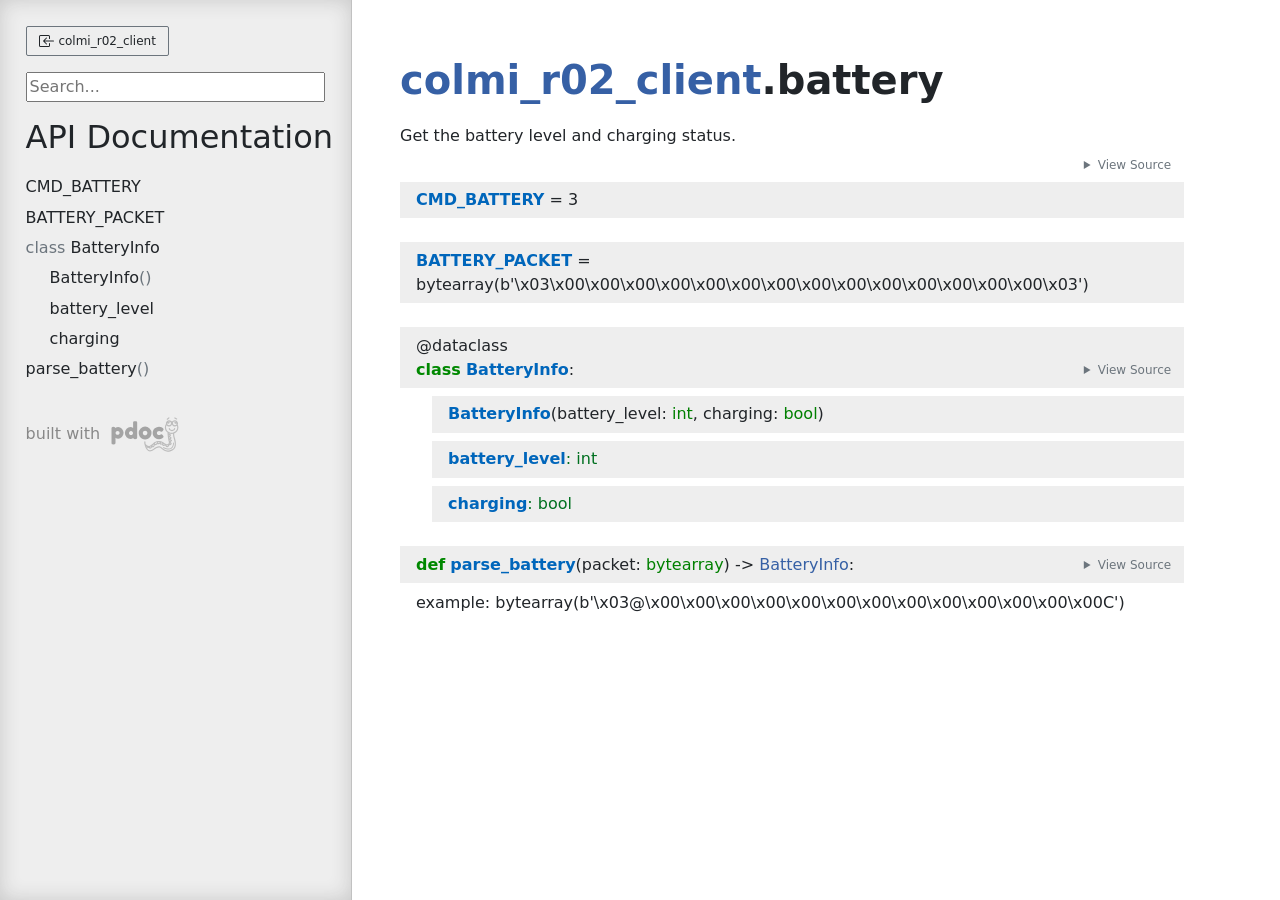
<file: colmi_r02_ring/docs/colmi_r02_client/battery.html>
<!doctype html>
<html lang="en">
<head>
    <meta charset="utf-8">
    <meta name="viewport" content="width=device-width, initial-scale=1">
    <meta name="generator" content="pdoc 14.7.0"/>
    <title>colmi_r02_client.battery API documentation</title>

    <style>/*! * Bootstrap Reboot v5.0.0 (https://getbootstrap.com/) * Copyright 2011-2021 The Bootstrap Authors * Copyright 2011-2021 Twitter, Inc. * Licensed under MIT (https://github.com/twbs/bootstrap/blob/main/LICENSE) * Forked from Normalize.css, licensed MIT (https://github.com/necolas/normalize.css/blob/master/LICENSE.md) */*,::after,::before{box-sizing:border-box}@media (prefers-reduced-motion:no-preference){:root{scroll-behavior:smooth}}body{margin:0;font-family:system-ui,-apple-system,"Segoe UI",Roboto,"Helvetica Neue",Arial,"Noto Sans","Liberation Sans",sans-serif,"Apple Color Emoji","Segoe UI Emoji","Segoe UI Symbol","Noto Color Emoji";font-size:1rem;font-weight:400;line-height:1.5;color:#212529;background-color:#fff;-webkit-text-size-adjust:100%;-webkit-tap-highlight-color:transparent}hr{margin:1rem 0;color:inherit;background-color:currentColor;border:0;opacity:.25}hr:not([size]){height:1px}h1,h2,h3,h4,h5,h6{margin-top:0;margin-bottom:.5rem;font-weight:500;line-height:1.2}h1{font-size:calc(1.375rem + 1.5vw)}@media (min-width:1200px){h1{font-size:2.5rem}}h2{font-size:calc(1.325rem + .9vw)}@media (min-width:1200px){h2{font-size:2rem}}h3{font-size:calc(1.3rem + .6vw)}@media (min-width:1200px){h3{font-size:1.75rem}}h4{font-size:calc(1.275rem + .3vw)}@media (min-width:1200px){h4{font-size:1.5rem}}h5{font-size:1.25rem}h6{font-size:1rem}p{margin-top:0;margin-bottom:1rem}abbr[data-bs-original-title],abbr[title]{-webkit-text-decoration:underline dotted;text-decoration:underline dotted;cursor:help;-webkit-text-decoration-skip-ink:none;text-decoration-skip-ink:none}address{margin-bottom:1rem;font-style:normal;line-height:inherit}ol,ul{padding-left:2rem}dl,ol,ul{margin-top:0;margin-bottom:1rem}ol ol,ol ul,ul ol,ul ul{margin-bottom:0}dt{font-weight:700}dd{margin-bottom:.5rem;margin-left:0}blockquote{margin:0 0 1rem}b,strong{font-weight:bolder}small{font-size:.875em}mark{padding:.2em;background-color:#fcf8e3}sub,sup{position:relative;font-size:.75em;line-height:0;vertical-align:baseline}sub{bottom:-.25em}sup{top:-.5em}a{color:#0d6efd;text-decoration:underline}a:hover{color:#0a58ca}a:not([href]):not([class]),a:not([href]):not([class]):hover{color:inherit;text-decoration:none}code,kbd,pre,samp{font-family:SFMono-Regular,Menlo,Monaco,Consolas,"Liberation Mono","Courier New",monospace;font-size:1em;direction:ltr;unicode-bidi:bidi-override}pre{display:block;margin-top:0;margin-bottom:1rem;overflow:auto;font-size:.875em}pre code{font-size:inherit;color:inherit;word-break:normal}code{font-size:.875em;color:#d63384;word-wrap:break-word}a>code{color:inherit}kbd{padding:.2rem .4rem;font-size:.875em;color:#fff;background-color:#212529;border-radius:.2rem}kbd kbd{padding:0;font-size:1em;font-weight:700}figure{margin:0 0 1rem}img,svg{vertical-align:middle}table{caption-side:bottom;border-collapse:collapse}caption{padding-top:.5rem;padding-bottom:.5rem;color:#6c757d;text-align:left}th{text-align:inherit;text-align:-webkit-match-parent}tbody,td,tfoot,th,thead,tr{border-color:inherit;border-style:solid;border-width:0}label{display:inline-block}button{border-radius:0}button:focus:not(:focus-visible){outline:0}button,input,optgroup,select,textarea{margin:0;font-family:inherit;font-size:inherit;line-height:inherit}button,select{text-transform:none}[role=button]{cursor:pointer}select{word-wrap:normal}select:disabled{opacity:1}[list]::-webkit-calendar-picker-indicator{display:none}[type=button],[type=reset],[type=submit],button{-webkit-appearance:button}[type=button]:not(:disabled),[type=reset]:not(:disabled),[type=submit]:not(:disabled),button:not(:disabled){cursor:pointer}::-moz-focus-inner{padding:0;border-style:none}textarea{resize:vertical}fieldset{min-width:0;padding:0;margin:0;border:0}legend{float:left;width:100%;padding:0;margin-bottom:.5rem;font-size:calc(1.275rem + .3vw);line-height:inherit}@media (min-width:1200px){legend{font-size:1.5rem}}legend+*{clear:left}::-webkit-datetime-edit-day-field,::-webkit-datetime-edit-fields-wrapper,::-webkit-datetime-edit-hour-field,::-webkit-datetime-edit-minute,::-webkit-datetime-edit-month-field,::-webkit-datetime-edit-text,::-webkit-datetime-edit-year-field{padding:0}::-webkit-inner-spin-button{height:auto}[type=search]{outline-offset:-2px;-webkit-appearance:textfield}::-webkit-search-decoration{-webkit-appearance:none}::-webkit-color-swatch-wrapper{padding:0}::file-selector-button{font:inherit}::-webkit-file-upload-button{font:inherit;-webkit-appearance:button}output{display:inline-block}iframe{border:0}summary{display:list-item;cursor:pointer}progress{vertical-align:baseline}[hidden]{display:none!important}</style>
    <style>/*! syntax-highlighting.css */pre{line-height:125%;}span.linenos{color:inherit; background-color:transparent; padding-left:5px; padding-right:20px;}.pdoc-code .hll{background-color:#ffffcc}.pdoc-code{background:#f8f8f8;}.pdoc-code .c{color:#3D7B7B; font-style:italic}.pdoc-code .err{border:1px solid #FF0000}.pdoc-code .k{color:#008000; font-weight:bold}.pdoc-code .o{color:#666666}.pdoc-code .ch{color:#3D7B7B; font-style:italic}.pdoc-code .cm{color:#3D7B7B; font-style:italic}.pdoc-code .cp{color:#9C6500}.pdoc-code .cpf{color:#3D7B7B; font-style:italic}.pdoc-code .c1{color:#3D7B7B; font-style:italic}.pdoc-code .cs{color:#3D7B7B; font-style:italic}.pdoc-code .gd{color:#A00000}.pdoc-code .ge{font-style:italic}.pdoc-code .gr{color:#E40000}.pdoc-code .gh{color:#000080; font-weight:bold}.pdoc-code .gi{color:#008400}.pdoc-code .go{color:#717171}.pdoc-code .gp{color:#000080; font-weight:bold}.pdoc-code .gs{font-weight:bold}.pdoc-code .gu{color:#800080; font-weight:bold}.pdoc-code .gt{color:#0044DD}.pdoc-code .kc{color:#008000; font-weight:bold}.pdoc-code .kd{color:#008000; font-weight:bold}.pdoc-code .kn{color:#008000; font-weight:bold}.pdoc-code .kp{color:#008000}.pdoc-code .kr{color:#008000; font-weight:bold}.pdoc-code .kt{color:#B00040}.pdoc-code .m{color:#666666}.pdoc-code .s{color:#BA2121}.pdoc-code .na{color:#687822}.pdoc-code .nb{color:#008000}.pdoc-code .nc{color:#0000FF; font-weight:bold}.pdoc-code .no{color:#880000}.pdoc-code .nd{color:#AA22FF}.pdoc-code .ni{color:#717171; font-weight:bold}.pdoc-code .ne{color:#CB3F38; font-weight:bold}.pdoc-code .nf{color:#0000FF}.pdoc-code .nl{color:#767600}.pdoc-code .nn{color:#0000FF; font-weight:bold}.pdoc-code .nt{color:#008000; font-weight:bold}.pdoc-code .nv{color:#19177C}.pdoc-code .ow{color:#AA22FF; font-weight:bold}.pdoc-code .w{color:#bbbbbb}.pdoc-code .mb{color:#666666}.pdoc-code .mf{color:#666666}.pdoc-code .mh{color:#666666}.pdoc-code .mi{color:#666666}.pdoc-code .mo{color:#666666}.pdoc-code .sa{color:#BA2121}.pdoc-code .sb{color:#BA2121}.pdoc-code .sc{color:#BA2121}.pdoc-code .dl{color:#BA2121}.pdoc-code .sd{color:#BA2121; font-style:italic}.pdoc-code .s2{color:#BA2121}.pdoc-code .se{color:#AA5D1F; font-weight:bold}.pdoc-code .sh{color:#BA2121}.pdoc-code .si{color:#A45A77; font-weight:bold}.pdoc-code .sx{color:#008000}.pdoc-code .sr{color:#A45A77}.pdoc-code .s1{color:#BA2121}.pdoc-code .ss{color:#19177C}.pdoc-code .bp{color:#008000}.pdoc-code .fm{color:#0000FF}.pdoc-code .vc{color:#19177C}.pdoc-code .vg{color:#19177C}.pdoc-code .vi{color:#19177C}.pdoc-code .vm{color:#19177C}.pdoc-code .il{color:#666666}</style>
    <style>/*! theme.css */:root{--pdoc-background:#fff;}.pdoc{--text:#212529;--muted:#6c757d;--link:#3660a5;--link-hover:#1659c5;--code:#f8f8f8;--active:#fff598;--accent:#eee;--accent2:#c1c1c1;--nav-hover:rgba(255, 255, 255, 0.5);--name:#0066BB;--def:#008800;--annotation:#007020;}</style>
    <style>/*! layout.css */html, body{width:100%;height:100%;}html, main{scroll-behavior:smooth;}body{background-color:var(--pdoc-background);}@media (max-width:769px){#navtoggle{cursor:pointer;position:absolute;width:50px;height:40px;top:1rem;right:1rem;border-color:var(--text);color:var(--text);display:flex;opacity:0.8;z-index:999;}#navtoggle:hover{opacity:1;}#togglestate + div{display:none;}#togglestate:checked + div{display:inherit;}main, header{padding:2rem 3vw;}header + main{margin-top:-3rem;}.git-button{display:none !important;}nav input[type="search"]{max-width:77%;}nav input[type="search"]:first-child{margin-top:-6px;}nav input[type="search"]:valid ~ *{display:none !important;}}@media (min-width:770px){:root{--sidebar-width:clamp(12.5rem, 28vw, 22rem);}nav{position:fixed;overflow:auto;height:100vh;width:var(--sidebar-width);}main, header{padding:3rem 2rem 3rem calc(var(--sidebar-width) + 3rem);width:calc(54rem + var(--sidebar-width));max-width:100%;}header + main{margin-top:-4rem;}#navtoggle{display:none;}}#togglestate{position:absolute;height:0;opacity:0;}nav.pdoc{--pad:clamp(0.5rem, 2vw, 1.75rem);--indent:1.5rem;background-color:var(--accent);border-right:1px solid var(--accent2);box-shadow:0 0 20px rgba(50, 50, 50, .2) inset;padding:0 0 0 var(--pad);overflow-wrap:anywhere;scrollbar-width:thin; scrollbar-color:var(--accent2) transparent; z-index:1}nav.pdoc::-webkit-scrollbar{width:.4rem; }nav.pdoc::-webkit-scrollbar-thumb{background-color:var(--accent2); }nav.pdoc > div{padding:var(--pad) 0;}nav.pdoc .module-list-button{display:inline-flex;align-items:center;color:var(--text);border-color:var(--muted);margin-bottom:1rem;}nav.pdoc .module-list-button:hover{border-color:var(--text);}nav.pdoc input[type=search]{display:block;outline-offset:0;width:calc(100% - var(--pad));}nav.pdoc .logo{max-width:calc(100% - var(--pad));max-height:35vh;display:block;margin:0 auto 1rem;transform:translate(calc(-.5 * var(--pad)), 0);}nav.pdoc ul{list-style:none;padding-left:0;}nav.pdoc > div > ul{margin-left:calc(0px - var(--pad));}nav.pdoc li a{padding:.2rem 0 .2rem calc(var(--pad) + var(--indent));}nav.pdoc > div > ul > li > a{padding-left:var(--pad);}nav.pdoc li{transition:all 100ms;}nav.pdoc li:hover{background-color:var(--nav-hover);}nav.pdoc a, nav.pdoc a:hover{color:var(--text);}nav.pdoc a{display:block;}nav.pdoc > h2:first-of-type{margin-top:1.5rem;}nav.pdoc .class:before{content:"class ";color:var(--muted);}nav.pdoc .function:after{content:"()";color:var(--muted);}nav.pdoc footer:before{content:"";display:block;width:calc(100% - var(--pad));border-top:solid var(--accent2) 1px;margin-top:1.5rem;padding-top:.5rem;}nav.pdoc footer{font-size:small;}</style>
    <style>/*! content.css */.pdoc{color:var(--text);box-sizing:border-box;line-height:1.5;background:none;}.pdoc .pdoc-button{cursor:pointer;display:inline-block;border:solid black 1px;border-radius:2px;font-size:.75rem;padding:calc(0.5em - 1px) 1em;transition:100ms all;}.pdoc .alert{padding:1rem 1rem 1rem calc(1.5rem + 24px);border:1px solid transparent;border-radius:.25rem;background-repeat:no-repeat;background-position:.75rem center;margin-bottom:1rem;}.pdoc .alert > em{display:none;}.pdoc .alert > *:last-child{margin-bottom:0;}.pdoc .alert.note {color:#084298;background-color:#cfe2ff;border-color:#b6d4fe;background-image:url("data:image/svg+xml,%3Csvg%20xmlns%3D%22http%3A//www.w3.org/2000/svg%22%20width%3D%2224%22%20height%3D%2224%22%20fill%3D%22%23084298%22%20viewBox%3D%220%200%2016%2016%22%3E%3Cpath%20d%3D%22M8%2016A8%208%200%201%200%208%200a8%208%200%200%200%200%2016zm.93-9.412-1%204.705c-.07.34.029.533.304.533.194%200%20.487-.07.686-.246l-.088.416c-.287.346-.92.598-1.465.598-.703%200-1.002-.422-.808-1.319l.738-3.468c.064-.293.006-.399-.287-.47l-.451-.081.082-.381%202.29-.287zM8%205.5a1%201%200%201%201%200-2%201%201%200%200%201%200%202z%22/%3E%3C/svg%3E");}.pdoc .alert.warning{color:#664d03;background-color:#fff3cd;border-color:#ffecb5;background-image:url("data:image/svg+xml,%3Csvg%20xmlns%3D%22http%3A//www.w3.org/2000/svg%22%20width%3D%2224%22%20height%3D%2224%22%20fill%3D%22%23664d03%22%20viewBox%3D%220%200%2016%2016%22%3E%3Cpath%20d%3D%22M8.982%201.566a1.13%201.13%200%200%200-1.96%200L.165%2013.233c-.457.778.091%201.767.98%201.767h13.713c.889%200%201.438-.99.98-1.767L8.982%201.566zM8%205c.535%200%20.954.462.9.995l-.35%203.507a.552.552%200%200%201-1.1%200L7.1%205.995A.905.905%200%200%201%208%205zm.002%206a1%201%200%201%201%200%202%201%201%200%200%201%200-2z%22/%3E%3C/svg%3E");}.pdoc .alert.danger{color:#842029;background-color:#f8d7da;border-color:#f5c2c7;background-image:url("data:image/svg+xml,%3Csvg%20xmlns%3D%22http%3A//www.w3.org/2000/svg%22%20width%3D%2224%22%20height%3D%2224%22%20fill%3D%22%23842029%22%20viewBox%3D%220%200%2016%2016%22%3E%3Cpath%20d%3D%22M5.52.359A.5.5%200%200%201%206%200h4a.5.5%200%200%201%20.474.658L8.694%206H12.5a.5.5%200%200%201%20.395.807l-7%209a.5.5%200%200%201-.873-.454L6.823%209.5H3.5a.5.5%200%200%201-.48-.641l2.5-8.5z%22/%3E%3C/svg%3E");}.pdoc .visually-hidden{position:absolute !important;width:1px !important;height:1px !important;padding:0 !important;margin:-1px !important;overflow:hidden !important;clip:rect(0, 0, 0, 0) !important;white-space:nowrap !important;border:0 !important;}.pdoc h1, .pdoc h2, .pdoc h3{font-weight:300;margin:.3em 0;padding:.2em 0;}.pdoc > section:not(.module-info) h1{font-size:1.5rem;font-weight:500;}.pdoc > section:not(.module-info) h2{font-size:1.4rem;font-weight:500;}.pdoc > section:not(.module-info) h3{font-size:1.3rem;font-weight:500;}.pdoc > section:not(.module-info) h4{font-size:1.2rem;}.pdoc > section:not(.module-info) h5{font-size:1.1rem;}.pdoc a{text-decoration:none;color:var(--link);}.pdoc a:hover{color:var(--link-hover);}.pdoc blockquote{margin-left:2rem;}.pdoc pre{border-top:1px solid var(--accent2);border-bottom:1px solid var(--accent2);margin-top:0;margin-bottom:1em;padding:.5rem 0 .5rem .5rem;overflow-x:auto;background-color:var(--code);}.pdoc code{color:var(--text);padding:.2em .4em;margin:0;font-size:85%;background-color:var(--accent);border-radius:6px;}.pdoc a > code{color:inherit;}.pdoc pre > code{display:inline-block;font-size:inherit;background:none;border:none;padding:0;}.pdoc > section:not(.module-info){margin-bottom:1.5rem;}.pdoc .modulename{margin-top:0;font-weight:bold;}.pdoc .modulename a{color:var(--link);transition:100ms all;}.pdoc .git-button{float:right;border:solid var(--link) 1px;}.pdoc .git-button:hover{background-color:var(--link);color:var(--pdoc-background);}.view-source-toggle-state,.view-source-toggle-state ~ .pdoc-code{display:none;}.view-source-toggle-state:checked ~ .pdoc-code{display:block;}.view-source-button{display:inline-block;float:right;font-size:.75rem;line-height:1.5rem;color:var(--muted);padding:0 .4rem 0 1.3rem;cursor:pointer;text-indent:-2px;}.view-source-button > span{visibility:hidden;}.module-info .view-source-button{float:none;display:flex;justify-content:flex-end;margin:-1.2rem .4rem -.2rem 0;}.view-source-button::before{position:absolute;content:"View Source";display:list-item;list-style-type:disclosure-closed;}.view-source-toggle-state:checked ~ .attr .view-source-button::before,.view-source-toggle-state:checked ~ .view-source-button::before{list-style-type:disclosure-open;}.pdoc .docstring{margin-bottom:1.5rem;}.pdoc section:not(.module-info) .docstring{margin-left:clamp(0rem, 5vw - 2rem, 1rem);}.pdoc .docstring .pdoc-code{margin-left:1em;margin-right:1em;}.pdoc h1:target,.pdoc h2:target,.pdoc h3:target,.pdoc h4:target,.pdoc h5:target,.pdoc h6:target,.pdoc .pdoc-code > pre > span:target{background-color:var(--active);box-shadow:-1rem 0 0 0 var(--active);}.pdoc .pdoc-code > pre > span:target{display:block;}.pdoc div:target > .attr,.pdoc section:target > .attr,.pdoc dd:target > a{background-color:var(--active);}.pdoc *{scroll-margin:2rem;}.pdoc .pdoc-code .linenos{user-select:none;}.pdoc .attr:hover{filter:contrast(0.95);}.pdoc section, .pdoc .classattr{position:relative;}.pdoc .headerlink{--width:clamp(1rem, 3vw, 2rem);position:absolute;top:0;left:calc(0rem - var(--width));transition:all 100ms ease-in-out;opacity:0;}.pdoc .headerlink::before{content:"#";display:block;text-align:center;width:var(--width);height:2.3rem;line-height:2.3rem;font-size:1.5rem;}.pdoc .attr:hover ~ .headerlink,.pdoc *:target > .headerlink,.pdoc .headerlink:hover{opacity:1;}.pdoc .attr{display:block;margin:.5rem 0 .5rem;padding:.4rem .4rem .4rem 1rem;background-color:var(--accent);overflow-x:auto;}.pdoc .classattr{margin-left:2rem;}.pdoc .name{color:var(--name);font-weight:bold;}.pdoc .def{color:var(--def);font-weight:bold;}.pdoc .signature{background-color:transparent;}.pdoc .param, .pdoc .return-annotation{white-space:pre;}.pdoc .signature.multiline .param{display:block;}.pdoc .signature.condensed .param{display:inline-block;}.pdoc .annotation{color:var(--annotation);}.pdoc .view-value-toggle-state,.pdoc .view-value-toggle-state ~ .default_value{display:none;}.pdoc .view-value-toggle-state:checked ~ .default_value{display:inherit;}.pdoc .view-value-button{font-size:.5rem;vertical-align:middle;border-style:dashed;margin-top:-0.1rem;}.pdoc .view-value-button:hover{background:white;}.pdoc .view-value-button::before{content:"show";text-align:center;width:2.2em;display:inline-block;}.pdoc .view-value-toggle-state:checked ~ .view-value-button::before{content:"hide";}.pdoc .inherited{margin-left:2rem;}.pdoc .inherited dt{font-weight:700;}.pdoc .inherited dt, .pdoc .inherited dd{display:inline;margin-left:0;margin-bottom:.5rem;}.pdoc .inherited dd:not(:last-child):after{content:", ";}.pdoc .inherited .class:before{content:"class ";}.pdoc .inherited .function a:after{content:"()";}.pdoc .search-result .docstring{overflow:auto;max-height:25vh;}.pdoc .search-result.focused > .attr{background-color:var(--active);}.pdoc .attribution{margin-top:2rem;display:block;opacity:0.5;transition:all 200ms;filter:grayscale(100%);}.pdoc .attribution:hover{opacity:1;filter:grayscale(0%);}.pdoc .attribution img{margin-left:5px;height:35px;vertical-align:middle;width:70px;transition:all 200ms;}.pdoc table{display:block;width:max-content;max-width:100%;overflow:auto;margin-bottom:1rem;}.pdoc table th{font-weight:600;}.pdoc table th, .pdoc table td{padding:6px 13px;border:1px solid var(--accent2);}</style>
    <style>/*! custom.css */</style></head>
<body>
    <nav class="pdoc">
        <label id="navtoggle" for="togglestate" class="pdoc-button"><svg xmlns='http://www.w3.org/2000/svg' viewBox='0 0 30 30'><path stroke-linecap='round' stroke="currentColor" stroke-miterlimit='10' stroke-width='2' d='M4 7h22M4 15h22M4 23h22'/></svg></label>
        <input id="togglestate" type="checkbox" aria-hidden="true" tabindex="-1">
        <div>            <a class="pdoc-button module-list-button" href="../colmi_r02_client.html">
<svg xmlns="http://www.w3.org/2000/svg" width="16" height="16" fill="currentColor" class="bi bi-box-arrow-in-left" viewBox="0 0 16 16">
  <path fill-rule="evenodd" d="M10 3.5a.5.5 0 0 0-.5-.5h-8a.5.5 0 0 0-.5.5v9a.5.5 0 0 0 .5.5h8a.5.5 0 0 0 .5-.5v-2a.5.5 0 0 1 1 0v2A1.5 1.5 0 0 1 9.5 14h-8A1.5 1.5 0 0 1 0 12.5v-9A1.5 1.5 0 0 1 1.5 2h8A1.5 1.5 0 0 1 11 3.5v2a.5.5 0 0 1-1 0v-2z"/>
  <path fill-rule="evenodd" d="M4.146 8.354a.5.5 0 0 1 0-.708l3-3a.5.5 0 1 1 .708.708L5.707 7.5H14.5a.5.5 0 0 1 0 1H5.707l2.147 2.146a.5.5 0 0 1-.708.708l-3-3z"/>
</svg>                &nbsp;colmi_r02_client</a>


            <input type="search" placeholder="Search..." role="searchbox" aria-label="search"
                   pattern=".+" required>



            <h2>API Documentation</h2>
                <ul class="memberlist">
            <li>
                    <a class="variable" href="#CMD_BATTERY">CMD_BATTERY</a>
            </li>
            <li>
                    <a class="variable" href="#BATTERY_PACKET">BATTERY_PACKET</a>
            </li>
            <li>
                    <a class="class" href="#BatteryInfo">BatteryInfo</a>
                            <ul class="memberlist">
                        <li>
                                <a class="function" href="#BatteryInfo.__init__">BatteryInfo</a>
                        </li>
                        <li>
                                <a class="variable" href="#BatteryInfo.battery_level">battery_level</a>
                        </li>
                        <li>
                                <a class="variable" href="#BatteryInfo.charging">charging</a>
                        </li>
                </ul>

            </li>
            <li>
                    <a class="function" href="#parse_battery">parse_battery</a>
            </li>
    </ul>



        <a class="attribution" title="pdoc: Python API documentation generator" href="https://pdoc.dev" target="_blank">
            built with <span class="visually-hidden">pdoc</span><img
                alt="pdoc logo"
                src="data:image/svg+xml,%3Csvg%20xmlns%3D%22http%3A//www.w3.org/2000/svg%22%20role%3D%22img%22%20aria-label%3D%22pdoc%20logo%22%20width%3D%22300%22%20height%3D%22150%22%20viewBox%3D%22-1%200%2060%2030%22%3E%3Ctitle%3Epdoc%3C/title%3E%3Cpath%20d%3D%22M29.621%2021.293c-.011-.273-.214-.475-.511-.481a.5.5%200%200%200-.489.503l-.044%201.393c-.097.551-.695%201.215-1.566%201.704-.577.428-1.306.486-2.193.182-1.426-.617-2.467-1.654-3.304-2.487l-.173-.172a3.43%203.43%200%200%200-.365-.306.49.49%200%200%200-.286-.196c-1.718-1.06-4.931-1.47-7.353.191l-.219.15c-1.707%201.187-3.413%202.131-4.328%201.03-.02-.027-.49-.685-.141-1.763.233-.721.546-2.408.772-4.076.042-.09.067-.187.046-.288.166-1.347.277-2.625.241-3.351%201.378-1.008%202.271-2.586%202.271-4.362%200-.976-.272-1.935-.788-2.774-.057-.094-.122-.18-.184-.268.033-.167.052-.339.052-.516%200-1.477-1.202-2.679-2.679-2.679-.791%200-1.496.352-1.987.9a6.3%206.3%200%200%200-1.001.029c-.492-.564-1.207-.929-2.012-.929-1.477%200-2.679%201.202-2.679%202.679A2.65%202.65%200%200%200%20.97%206.554c-.383.747-.595%201.572-.595%202.41%200%202.311%201.507%204.29%203.635%205.107-.037.699-.147%202.27-.423%203.294l-.137.461c-.622%202.042-2.515%208.257%201.727%2010.643%201.614.908%203.06%201.248%204.317%201.248%202.665%200%204.492-1.524%205.322-2.401%201.476-1.559%202.886-1.854%206.491.82%201.877%201.393%203.514%201.753%204.861%201.068%202.223-1.713%202.811-3.867%203.399-6.374.077-.846.056-1.469.054-1.537zm-4.835%204.313c-.054.305-.156.586-.242.629-.034-.007-.131-.022-.307-.157-.145-.111-.314-.478-.456-.908.221.121.432.25.675.355.115.039.219.051.33.081zm-2.251-1.238c-.05.33-.158.648-.252.694-.022.001-.125-.018-.307-.157-.217-.166-.488-.906-.639-1.573.358.344.754.693%201.198%201.036zm-3.887-2.337c-.006-.116-.018-.231-.041-.342.635.145%201.189.368%201.599.625.097.231.166.481.174.642-.03.049-.055.101-.067.158-.046.013-.128.026-.298.004-.278-.037-.901-.57-1.367-1.087zm-1.127-.497c.116.306.176.625.12.71-.019.014-.117.045-.345.016-.206-.027-.604-.332-.986-.695.41-.051.816-.056%201.211-.031zm-4.535%201.535c.209.22.379.47.358.598-.006.041-.088.138-.351.234-.144.055-.539-.063-.979-.259a11.66%2011.66%200%200%200%20.972-.573zm.983-.664c.359-.237.738-.418%201.126-.554.25.237.479.548.457.694-.006.042-.087.138-.351.235-.174.064-.694-.105-1.232-.375zm-3.381%201.794c-.022.145-.061.29-.149.401-.133.166-.358.248-.69.251h-.002c-.133%200-.306-.26-.45-.621.417.091.854.07%201.291-.031zm-2.066-8.077a4.78%204.78%200%200%201-.775-.584c.172-.115.505-.254.88-.378l-.105.962zm-.331%202.302a10.32%2010.32%200%200%201-.828-.502c.202-.143.576-.328.984-.49l-.156.992zm-.45%202.157l-.701-.403c.214-.115.536-.249.891-.376a11.57%2011.57%200%200%201-.19.779zm-.181%201.716c.064.398.194.702.298.893-.194-.051-.435-.162-.736-.398.061-.119.224-.3.438-.495zM8.87%204.141c0%20.152-.123.276-.276.276s-.275-.124-.275-.276.123-.276.276-.276.275.124.275.276zm-.735-.389a1.15%201.15%200%200%200-.314.783%201.16%201.16%200%200%200%201.162%201.162c.457%200%20.842-.27%201.032-.653.026.117.042.238.042.362a1.68%201.68%200%200%201-1.679%201.679%201.68%201.68%200%200%201-1.679-1.679c0-.843.626-1.535%201.436-1.654zM5.059%205.406A1.68%201.68%200%200%201%203.38%207.085a1.68%201.68%200%200%201-1.679-1.679c0-.037.009-.072.011-.109.21.3.541.508.935.508a1.16%201.16%200%200%200%201.162-1.162%201.14%201.14%200%200%200-.474-.912c.015%200%20.03-.005.045-.005.926.001%201.679.754%201.679%201.68zM3.198%204.141c0%20.152-.123.276-.276.276s-.275-.124-.275-.276.123-.276.276-.276.275.124.275.276zM1.375%208.964c0-.52.103-1.035.288-1.52.466.394%201.06.64%201.717.64%201.144%200%202.116-.725%202.499-1.738.383%201.012%201.355%201.738%202.499%201.738.867%200%201.631-.421%202.121-1.062.307.605.478%201.267.478%201.942%200%202.486-2.153%204.51-4.801%204.51s-4.801-2.023-4.801-4.51zm24.342%2019.349c-.985.498-2.267.168-3.813-.979-3.073-2.281-5.453-3.199-7.813-.705-1.315%201.391-4.163%203.365-8.423.97-3.174-1.786-2.239-6.266-1.261-9.479l.146-.492c.276-1.02.395-2.457.444-3.268a6.11%206.11%200%200%200%201.18.115%206.01%206.01%200%200%200%202.536-.562l-.006.175c-.802.215-1.848.612-2.021%201.25-.079.295.021.601.274.837.219.203.415.364.598.501-.667.304-1.243.698-1.311%201.179-.02.144-.022.507.393.787.213.144.395.26.564.365-1.285.521-1.361.96-1.381%201.126-.018.142-.011.496.427.746l.854.489c-.473.389-.971.914-.999%201.429-.018.278.095.532.316.713.675.556%201.231.721%201.653.721.059%200%20.104-.014.158-.02.207.707.641%201.64%201.513%201.64h.013c.8-.008%201.236-.345%201.462-.626.173-.216.268-.457.325-.692.424.195.93.374%201.372.374.151%200%20.294-.021.423-.068.732-.27.944-.704.993-1.021.009-.061.003-.119.002-.179.266.086.538.147.789.147.15%200%20.294-.021.423-.069.542-.2.797-.489.914-.754.237.147.478.258.704.288.106.014.205.021.296.021.356%200%20.595-.101.767-.229.438.435%201.094.992%201.656%201.067.106.014.205.021.296.021a1.56%201.56%200%200%200%20.323-.035c.17.575.453%201.289.866%201.605.358.273.665.362.914.362a.99.99%200%200%200%20.421-.093%201.03%201.03%200%200%200%20.245-.164c.168.428.39.846.68%201.068.358.273.665.362.913.362a.99.99%200%200%200%20.421-.093c.317-.148.512-.448.639-.762.251.157.495.257.726.257.127%200%20.25-.024.37-.071.427-.17.706-.617.841-1.314.022-.015.047-.022.068-.038.067-.051.133-.104.196-.159-.443%201.486-1.107%202.761-2.086%203.257zM8.66%209.925a.5.5%200%201%200-1%200c0%20.653-.818%201.205-1.787%201.205s-1.787-.552-1.787-1.205a.5.5%200%201%200-1%200c0%201.216%201.25%202.205%202.787%202.205s2.787-.989%202.787-2.205zm4.4%2015.965l-.208.097c-2.661%201.258-4.708%201.436-6.086.527-1.542-1.017-1.88-3.19-1.844-4.198a.4.4%200%200%200-.385-.414c-.242-.029-.406.164-.414.385-.046%201.249.367%203.686%202.202%204.896.708.467%201.547.7%202.51.7%201.248%200%202.706-.392%204.362-1.174l.185-.086a.4.4%200%200%200%20.205-.527c-.089-.204-.326-.291-.527-.206zM9.547%202.292c.093.077.205.114.317.114a.5.5%200%200%200%20.318-.886L8.817.397a.5.5%200%200%200-.703.068.5.5%200%200%200%20.069.703l1.364%201.124zm-7.661-.065c.086%200%20.173-.022.253-.068l1.523-.893a.5.5%200%200%200-.506-.863l-1.523.892a.5.5%200%200%200-.179.685c.094.158.261.247.432.247z%22%20transform%3D%22matrix%28-1%200%200%201%2058%200%29%22%20fill%3D%22%233bb300%22/%3E%3Cpath%20d%3D%22M.3%2021.86V10.18q0-.46.02-.68.04-.22.18-.5.28-.54%201.34-.54%201.06%200%201.42.28.38.26.44.78.76-1.04%202.38-1.04%201.64%200%203.1%201.54%201.46%201.54%201.46%203.58%200%202.04-1.46%203.58-1.44%201.54-3.08%201.54-1.64%200-2.38-.92v4.04q0%20.46-.04.68-.02.22-.18.5-.14.3-.5.42-.36.12-.98.12-.62%200-1-.12-.36-.12-.52-.4-.14-.28-.18-.5-.02-.22-.02-.68zm3.96-9.42q-.46.54-.46%201.18%200%20.64.46%201.18.48.52%201.2.52.74%200%201.24-.52.52-.52.52-1.18%200-.66-.48-1.18-.48-.54-1.26-.54-.76%200-1.22.54zm14.741-8.36q.16-.3.54-.42.38-.12%201-.12.64%200%201.02.12.38.12.52.42.16.3.18.54.04.22.04.68v11.94q0%20.46-.04.7-.02.22-.18.5-.3.54-1.7.54-1.38%200-1.54-.98-.84.96-2.34.96-1.8%200-3.28-1.56-1.48-1.58-1.48-3.66%200-2.1%201.48-3.68%201.5-1.58%203.28-1.58%201.48%200%202.3%201v-4.2q0-.46.02-.68.04-.24.18-.52zm-3.24%2010.86q.52.54%201.26.54.74%200%201.22-.54.5-.54.5-1.18%200-.66-.48-1.22-.46-.56-1.26-.56-.8%200-1.28.56-.48.54-.48%201.2%200%20.66.52%201.2zm7.833-1.2q0-2.4%201.68-3.96%201.68-1.56%203.84-1.56%202.16%200%203.82%201.56%201.66%201.54%201.66%203.94%200%201.66-.86%202.96-.86%201.28-2.1%201.9-1.22.6-2.54.6-1.32%200-2.56-.64-1.24-.66-2.1-1.92-.84-1.28-.84-2.88zm4.18%201.44q.64.48%201.3.48.66%200%201.32-.5.66-.5.66-1.48%200-.98-.62-1.46-.62-.48-1.34-.48-.72%200-1.34.5-.62.5-.62%201.48%200%20.96.64%201.46zm11.412-1.44q0%20.84.56%201.32.56.46%201.18.46.64%200%201.18-.36.56-.38.9-.38.6%200%201.46%201.06.46.58.46%201.04%200%20.76-1.1%201.42-1.14.8-2.8.8-1.86%200-3.58-1.34-.82-.64-1.34-1.7-.52-1.08-.52-2.36%200-1.3.52-2.34.52-1.06%201.34-1.7%201.66-1.32%203.54-1.32.76%200%201.48.22.72.2%201.06.4l.32.2q.36.24.56.38.52.4.52.92%200%20.5-.42%201.14-.72%201.1-1.38%201.1-.38%200-1.08-.44-.36-.34-1.04-.34-.66%200-1.24.48-.58.48-.58%201.34z%22%20fill%3D%22green%22/%3E%3C/svg%3E"/>
        </a>
</div>
    </nav>
    <main class="pdoc">
            <section class="module-info">
                    <h1 class="modulename">
<a href="./../colmi_r02_client.html">colmi_r02_client</a><wbr>.battery    </h1>

                        <div class="docstring"><p>Get the battery level and charging status.</p>
</div>

                        <input id="mod-battery-view-source" class="view-source-toggle-state" type="checkbox" aria-hidden="true" tabindex="-1">

                        <label class="view-source-button" for="mod-battery-view-source"><span>View Source</span></label>

                        <div class="pdoc-code codehilite"><pre><span></span><span id="L-1"><a href="#L-1"><span class="linenos"> 1</span></a><span class="sd">&quot;&quot;&quot;</span>
</span><span id="L-2"><a href="#L-2"><span class="linenos"> 2</span></a><span class="sd">Get the battery level and charging status.</span>
</span><span id="L-3"><a href="#L-3"><span class="linenos"> 3</span></a><span class="sd">&quot;&quot;&quot;</span>
</span><span id="L-4"><a href="#L-4"><span class="linenos"> 4</span></a>
</span><span id="L-5"><a href="#L-5"><span class="linenos"> 5</span></a><span class="kn">from</span> <span class="nn">dataclasses</span> <span class="kn">import</span> <span class="n">dataclass</span>
</span><span id="L-6"><a href="#L-6"><span class="linenos"> 6</span></a>
</span><span id="L-7"><a href="#L-7"><span class="linenos"> 7</span></a><span class="kn">from</span> <span class="nn">colmi_r02_client.packet</span> <span class="kn">import</span> <span class="n">make_packet</span>
</span><span id="L-8"><a href="#L-8"><span class="linenos"> 8</span></a>
</span><span id="L-9"><a href="#L-9"><span class="linenos"> 9</span></a><span class="n">CMD_BATTERY</span> <span class="o">=</span> <span class="mi">3</span>
</span><span id="L-10"><a href="#L-10"><span class="linenos">10</span></a>
</span><span id="L-11"><a href="#L-11"><span class="linenos">11</span></a><span class="n">BATTERY_PACKET</span> <span class="o">=</span> <span class="n">make_packet</span><span class="p">(</span><span class="n">CMD_BATTERY</span><span class="p">)</span>
</span><span id="L-12"><a href="#L-12"><span class="linenos">12</span></a>
</span><span id="L-13"><a href="#L-13"><span class="linenos">13</span></a>
</span><span id="L-14"><a href="#L-14"><span class="linenos">14</span></a><span class="nd">@dataclass</span>
</span><span id="L-15"><a href="#L-15"><span class="linenos">15</span></a><span class="k">class</span> <span class="nc">BatteryInfo</span><span class="p">:</span>
</span><span id="L-16"><a href="#L-16"><span class="linenos">16</span></a>    <span class="n">battery_level</span><span class="p">:</span> <span class="nb">int</span>
</span><span id="L-17"><a href="#L-17"><span class="linenos">17</span></a>    <span class="n">charging</span><span class="p">:</span> <span class="nb">bool</span>
</span><span id="L-18"><a href="#L-18"><span class="linenos">18</span></a>
</span><span id="L-19"><a href="#L-19"><span class="linenos">19</span></a>
</span><span id="L-20"><a href="#L-20"><span class="linenos">20</span></a><span class="k">def</span> <span class="nf">parse_battery</span><span class="p">(</span><span class="n">packet</span><span class="p">:</span> <span class="nb">bytearray</span><span class="p">)</span> <span class="o">-&gt;</span> <span class="n">BatteryInfo</span><span class="p">:</span>
</span><span id="L-21"><a href="#L-21"><span class="linenos">21</span></a><span class="w">    </span><span class="sa">r</span><span class="sd">&quot;&quot;&quot;</span>
</span><span id="L-22"><a href="#L-22"><span class="linenos">22</span></a><span class="sd">    example: bytearray(b&#39;\x03@\x00\x00\x00\x00\x00\x00\x00\x00\x00\x00\x00\x00\x00C&#39;)</span>
</span><span id="L-23"><a href="#L-23"><span class="linenos">23</span></a><span class="sd">    &quot;&quot;&quot;</span>
</span><span id="L-24"><a href="#L-24"><span class="linenos">24</span></a>    <span class="k">return</span> <span class="n">BatteryInfo</span><span class="p">(</span><span class="n">battery_level</span><span class="o">=</span><span class="n">packet</span><span class="p">[</span><span class="mi">1</span><span class="p">],</span> <span class="n">charging</span><span class="o">=</span><span class="nb">bool</span><span class="p">(</span><span class="n">packet</span><span class="p">[</span><span class="mi">2</span><span class="p">]))</span>
</span></pre></div>


            </section>
                <section id="CMD_BATTERY">
                    <div class="attr variable">
            <span class="name">CMD_BATTERY</span>        =
<span class="default_value">3</span>

        
    </div>
    <a class="headerlink" href="#CMD_BATTERY"></a>
    
    

                </section>
                <section id="BATTERY_PACKET">
                    <div class="attr variable">
            <span class="name">BATTERY_PACKET</span>        =
<span class="default_value">bytearray(b&#39;\x03\x00\x00\x00\x00\x00\x00\x00\x00\x00\x00\x00\x00\x00\x00\x03&#39;)</span>

        
    </div>
    <a class="headerlink" href="#BATTERY_PACKET"></a>
    
    

                </section>
                <section id="BatteryInfo">
                            <input id="BatteryInfo-view-source" class="view-source-toggle-state" type="checkbox" aria-hidden="true" tabindex="-1">
<div class="attr class">
                    <div class="decorator">@dataclass</div>

    <span class="def">class</span>
    <span class="name">BatteryInfo</span>:

                <label class="view-source-button" for="BatteryInfo-view-source"><span>View Source</span></label>

    </div>
    <a class="headerlink" href="#BatteryInfo"></a>
            <div class="pdoc-code codehilite"><pre><span></span><span id="BatteryInfo-15"><a href="#BatteryInfo-15"><span class="linenos">15</span></a><span class="nd">@dataclass</span>
</span><span id="BatteryInfo-16"><a href="#BatteryInfo-16"><span class="linenos">16</span></a><span class="k">class</span> <span class="nc">BatteryInfo</span><span class="p">:</span>
</span><span id="BatteryInfo-17"><a href="#BatteryInfo-17"><span class="linenos">17</span></a>    <span class="n">battery_level</span><span class="p">:</span> <span class="nb">int</span>
</span><span id="BatteryInfo-18"><a href="#BatteryInfo-18"><span class="linenos">18</span></a>    <span class="n">charging</span><span class="p">:</span> <span class="nb">bool</span>
</span></pre></div>


    

                            <div id="BatteryInfo.__init__" class="classattr">
                                <div class="attr function">
            
        <span class="name">BatteryInfo</span><span class="signature pdoc-code condensed">(<span class="param"><span class="n">battery_level</span><span class="p">:</span> <span class="nb">int</span>, </span><span class="param"><span class="n">charging</span><span class="p">:</span> <span class="nb">bool</span></span>)</span>

        
    </div>
    <a class="headerlink" href="#BatteryInfo.__init__"></a>
    
    

                            </div>
                            <div id="BatteryInfo.battery_level" class="classattr">
                                <div class="attr variable">
            <span class="name">battery_level</span><span class="annotation">: int</span>

        
    </div>
    <a class="headerlink" href="#BatteryInfo.battery_level"></a>
    
    

                            </div>
                            <div id="BatteryInfo.charging" class="classattr">
                                <div class="attr variable">
            <span class="name">charging</span><span class="annotation">: bool</span>

        
    </div>
    <a class="headerlink" href="#BatteryInfo.charging"></a>
    
    

                            </div>
                </section>
                <section id="parse_battery">
                            <input id="parse_battery-view-source" class="view-source-toggle-state" type="checkbox" aria-hidden="true" tabindex="-1">
<div class="attr function">
            
        <span class="def">def</span>
        <span class="name">parse_battery</span><span class="signature pdoc-code condensed">(<span class="param"><span class="n">packet</span><span class="p">:</span> <span class="nb">bytearray</span></span><span class="return-annotation">) -> <span class="n"><a href="#BatteryInfo">BatteryInfo</a></span>:</span></span>

                <label class="view-source-button" for="parse_battery-view-source"><span>View Source</span></label>

    </div>
    <a class="headerlink" href="#parse_battery"></a>
            <div class="pdoc-code codehilite"><pre><span></span><span id="parse_battery-21"><a href="#parse_battery-21"><span class="linenos">21</span></a><span class="k">def</span> <span class="nf">parse_battery</span><span class="p">(</span><span class="n">packet</span><span class="p">:</span> <span class="nb">bytearray</span><span class="p">)</span> <span class="o">-&gt;</span> <span class="n">BatteryInfo</span><span class="p">:</span>
</span><span id="parse_battery-22"><a href="#parse_battery-22"><span class="linenos">22</span></a><span class="w">    </span><span class="sa">r</span><span class="sd">&quot;&quot;&quot;</span>
</span><span id="parse_battery-23"><a href="#parse_battery-23"><span class="linenos">23</span></a><span class="sd">    example: bytearray(b&#39;\x03@\x00\x00\x00\x00\x00\x00\x00\x00\x00\x00\x00\x00\x00C&#39;)</span>
</span><span id="parse_battery-24"><a href="#parse_battery-24"><span class="linenos">24</span></a><span class="sd">    &quot;&quot;&quot;</span>
</span><span id="parse_battery-25"><a href="#parse_battery-25"><span class="linenos">25</span></a>    <span class="k">return</span> <span class="n">BatteryInfo</span><span class="p">(</span><span class="n">battery_level</span><span class="o">=</span><span class="n">packet</span><span class="p">[</span><span class="mi">1</span><span class="p">],</span> <span class="n">charging</span><span class="o">=</span><span class="nb">bool</span><span class="p">(</span><span class="n">packet</span><span class="p">[</span><span class="mi">2</span><span class="p">]))</span>
</span></pre></div>


            <div class="docstring"><p>example: bytearray(b'\x03@\x00\x00\x00\x00\x00\x00\x00\x00\x00\x00\x00\x00\x00C')</p>
</div>


                </section>
    </main>
<script>
    function escapeHTML(html) {
        return document.createElement('div').appendChild(document.createTextNode(html)).parentNode.innerHTML;
    }

    const originalContent = document.querySelector("main.pdoc");
    let currentContent = originalContent;

    function setContent(innerHTML) {
        let elem;
        if (innerHTML) {
            elem = document.createElement("main");
            elem.classList.add("pdoc");
            elem.innerHTML = innerHTML;
        } else {
            elem = originalContent;
        }
        if (currentContent !== elem) {
            currentContent.replaceWith(elem);
            currentContent = elem;
        }
    }

    function getSearchTerm() {
        return (new URL(window.location)).searchParams.get("search");
    }

    const searchBox = document.querySelector(".pdoc input[type=search]");
    searchBox.addEventListener("input", function () {
        let url = new URL(window.location);
        if (searchBox.value.trim()) {
            url.hash = "";
            url.searchParams.set("search", searchBox.value);
        } else {
            url.searchParams.delete("search");
        }
        history.replaceState("", "", url.toString());
        onInput();
    });
    window.addEventListener("popstate", onInput);


    let search, searchErr;

    async function initialize() {
        try {
            search = await new Promise((resolve, reject) => {
                const script = document.createElement("script");
                script.type = "text/javascript";
                script.async = true;
                script.onload = () => resolve(window.pdocSearch);
                script.onerror = (e) => reject(e);
                script.src = "../search.js";
                document.getElementsByTagName("head")[0].appendChild(script);
            });
        } catch (e) {
            console.error("Cannot fetch pdoc search index");
            searchErr = "Cannot fetch search index.";
        }
        onInput();

        document.querySelector("nav.pdoc").addEventListener("click", e => {
            if (e.target.hash) {
                searchBox.value = "";
                searchBox.dispatchEvent(new Event("input"));
            }
        });
    }

    function onInput() {
        setContent((() => {
            const term = getSearchTerm();
            if (!term) {
                return null
            }
            if (searchErr) {
                return `<h3>Error: ${searchErr}</h3>`
            }
            if (!search) {
                return "<h3>Searching...</h3>"
            }

            window.scrollTo({top: 0, left: 0, behavior: 'auto'});

            const results = search(term);

            let html;
            if (results.length === 0) {
                html = `No search results for '${escapeHTML(term)}'.`
            } else {
                html = `<h4>${results.length} search result${results.length > 1 ? "s" : ""} for '${escapeHTML(term)}'.</h4>`;
            }
            for (let result of results.slice(0, 10)) {
                let doc = result.doc;
                let url = `../${doc.modulename.replaceAll(".", "/")}.html`;
                if (doc.qualname) {
                    url += `#${doc.qualname}`;
                }

                let heading;
                switch (result.doc.kind) {
                    case "function":
                        if (doc.fullname.endsWith(".__init__")) {
                            heading = `<span class="name">${doc.fullname.replace(/\.__init__$/, "")}</span>${doc.signature}`;
                        } else {
                            heading = `<span class="def">${doc.funcdef}</span> <span class="name">${doc.fullname}</span>${doc.signature}`;
                        }
                        break;
                    case "class":
                        heading = `<span class="def">class</span> <span class="name">${doc.fullname}</span>`;
                        if (doc.bases)
                            heading += `<wbr>(<span class="base">${doc.bases}</span>)`;
                        heading += `:`;
                        break;
                    case "variable":
                        heading = `<span class="name">${doc.fullname}</span>`;
                        if (doc.annotation)
                            heading += `<span class="annotation">${doc.annotation}</span>`;
                        if (doc.default_value)
                            heading += `<span class="default_value"> = ${doc.default_value}</span>`;
                        break;
                    default:
                        heading = `<span class="name">${doc.fullname}</span>`;
                        break;
                }
                html += `
                        <section class="search-result">
                        <a href="${url}" class="attr ${doc.kind}">${heading}</a>
                        <div class="docstring">${doc.doc}</div>
                        </section>
                    `;

            }
            return html;
        })());
    }

    if (getSearchTerm()) {
        initialize();
        searchBox.value = getSearchTerm();
        onInput();
    } else {
        searchBox.addEventListener("focus", initialize, {once: true});
    }

    searchBox.addEventListener("keydown", e => {
        if (["ArrowDown", "ArrowUp", "Enter"].includes(e.key)) {
            let focused = currentContent.querySelector(".search-result.focused");
            if (!focused) {
                currentContent.querySelector(".search-result").classList.add("focused");
            } else if (
                e.key === "ArrowDown"
                && focused.nextElementSibling
                && focused.nextElementSibling.classList.contains("search-result")
            ) {
                focused.classList.remove("focused");
                focused.nextElementSibling.classList.add("focused");
                focused.nextElementSibling.scrollIntoView({
                    behavior: "smooth",
                    block: "nearest",
                    inline: "nearest"
                });
            } else if (
                e.key === "ArrowUp"
                && focused.previousElementSibling
                && focused.previousElementSibling.classList.contains("search-result")
            ) {
                focused.classList.remove("focused");
                focused.previousElementSibling.classList.add("focused");
                focused.previousElementSibling.scrollIntoView({
                    behavior: "smooth",
                    block: "nearest",
                    inline: "nearest"
                });
            } else if (
                e.key === "Enter"
            ) {
                focused.querySelector("a").click();
            }
        }
    });
</script></body>
</html>
</file>
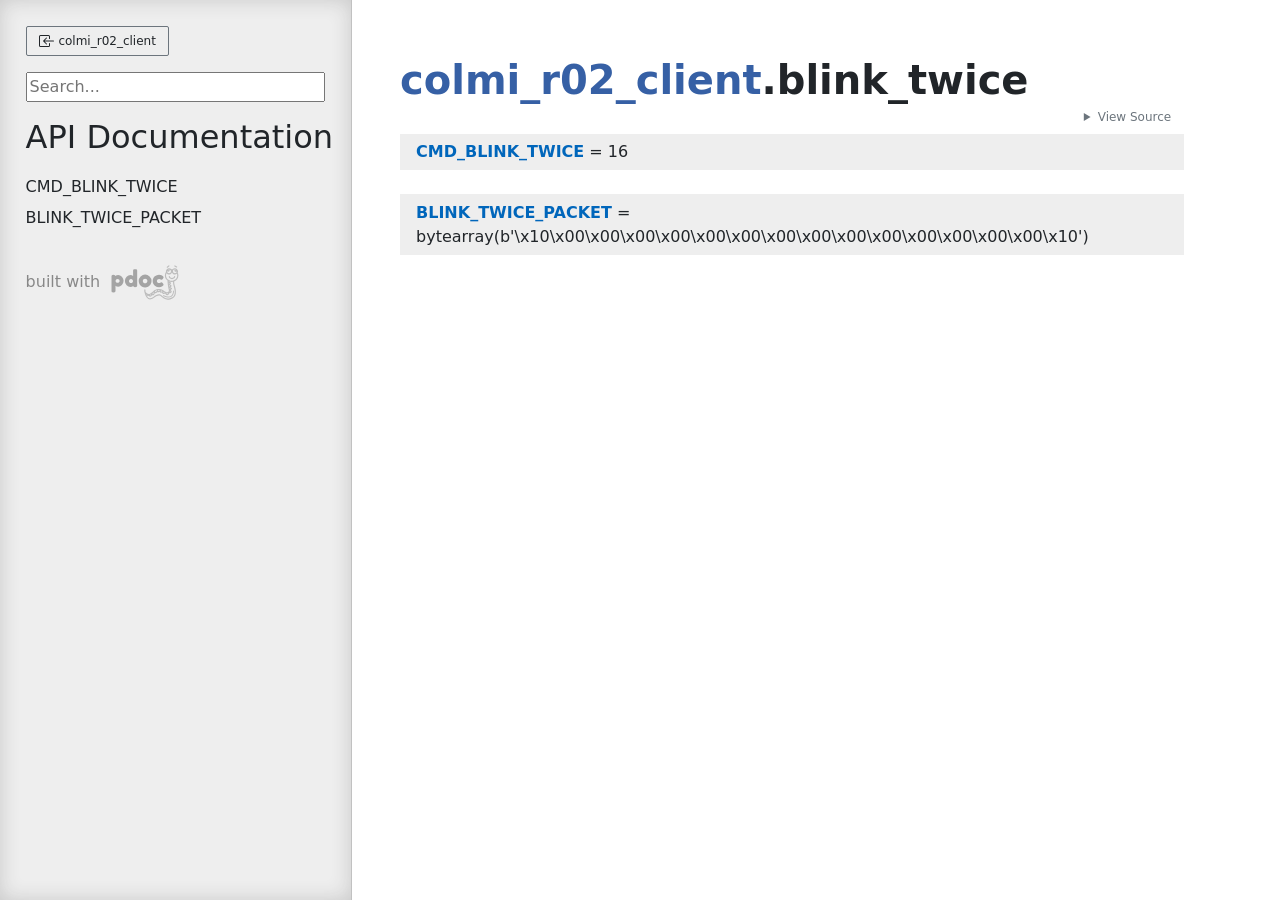
<file: colmi_r02_ring/docs/colmi_r02_client/blink_twice.html>
<!doctype html>
<html lang="en">
<head>
    <meta charset="utf-8">
    <meta name="viewport" content="width=device-width, initial-scale=1">
    <meta name="generator" content="pdoc 14.7.0"/>
    <title>colmi_r02_client.blink_twice API documentation</title>

    <style>/*! * Bootstrap Reboot v5.0.0 (https://getbootstrap.com/) * Copyright 2011-2021 The Bootstrap Authors * Copyright 2011-2021 Twitter, Inc. * Licensed under MIT (https://github.com/twbs/bootstrap/blob/main/LICENSE) * Forked from Normalize.css, licensed MIT (https://github.com/necolas/normalize.css/blob/master/LICENSE.md) */*,::after,::before{box-sizing:border-box}@media (prefers-reduced-motion:no-preference){:root{scroll-behavior:smooth}}body{margin:0;font-family:system-ui,-apple-system,"Segoe UI",Roboto,"Helvetica Neue",Arial,"Noto Sans","Liberation Sans",sans-serif,"Apple Color Emoji","Segoe UI Emoji","Segoe UI Symbol","Noto Color Emoji";font-size:1rem;font-weight:400;line-height:1.5;color:#212529;background-color:#fff;-webkit-text-size-adjust:100%;-webkit-tap-highlight-color:transparent}hr{margin:1rem 0;color:inherit;background-color:currentColor;border:0;opacity:.25}hr:not([size]){height:1px}h1,h2,h3,h4,h5,h6{margin-top:0;margin-bottom:.5rem;font-weight:500;line-height:1.2}h1{font-size:calc(1.375rem + 1.5vw)}@media (min-width:1200px){h1{font-size:2.5rem}}h2{font-size:calc(1.325rem + .9vw)}@media (min-width:1200px){h2{font-size:2rem}}h3{font-size:calc(1.3rem + .6vw)}@media (min-width:1200px){h3{font-size:1.75rem}}h4{font-size:calc(1.275rem + .3vw)}@media (min-width:1200px){h4{font-size:1.5rem}}h5{font-size:1.25rem}h6{font-size:1rem}p{margin-top:0;margin-bottom:1rem}abbr[data-bs-original-title],abbr[title]{-webkit-text-decoration:underline dotted;text-decoration:underline dotted;cursor:help;-webkit-text-decoration-skip-ink:none;text-decoration-skip-ink:none}address{margin-bottom:1rem;font-style:normal;line-height:inherit}ol,ul{padding-left:2rem}dl,ol,ul{margin-top:0;margin-bottom:1rem}ol ol,ol ul,ul ol,ul ul{margin-bottom:0}dt{font-weight:700}dd{margin-bottom:.5rem;margin-left:0}blockquote{margin:0 0 1rem}b,strong{font-weight:bolder}small{font-size:.875em}mark{padding:.2em;background-color:#fcf8e3}sub,sup{position:relative;font-size:.75em;line-height:0;vertical-align:baseline}sub{bottom:-.25em}sup{top:-.5em}a{color:#0d6efd;text-decoration:underline}a:hover{color:#0a58ca}a:not([href]):not([class]),a:not([href]):not([class]):hover{color:inherit;text-decoration:none}code,kbd,pre,samp{font-family:SFMono-Regular,Menlo,Monaco,Consolas,"Liberation Mono","Courier New",monospace;font-size:1em;direction:ltr;unicode-bidi:bidi-override}pre{display:block;margin-top:0;margin-bottom:1rem;overflow:auto;font-size:.875em}pre code{font-size:inherit;color:inherit;word-break:normal}code{font-size:.875em;color:#d63384;word-wrap:break-word}a>code{color:inherit}kbd{padding:.2rem .4rem;font-size:.875em;color:#fff;background-color:#212529;border-radius:.2rem}kbd kbd{padding:0;font-size:1em;font-weight:700}figure{margin:0 0 1rem}img,svg{vertical-align:middle}table{caption-side:bottom;border-collapse:collapse}caption{padding-top:.5rem;padding-bottom:.5rem;color:#6c757d;text-align:left}th{text-align:inherit;text-align:-webkit-match-parent}tbody,td,tfoot,th,thead,tr{border-color:inherit;border-style:solid;border-width:0}label{display:inline-block}button{border-radius:0}button:focus:not(:focus-visible){outline:0}button,input,optgroup,select,textarea{margin:0;font-family:inherit;font-size:inherit;line-height:inherit}button,select{text-transform:none}[role=button]{cursor:pointer}select{word-wrap:normal}select:disabled{opacity:1}[list]::-webkit-calendar-picker-indicator{display:none}[type=button],[type=reset],[type=submit],button{-webkit-appearance:button}[type=button]:not(:disabled),[type=reset]:not(:disabled),[type=submit]:not(:disabled),button:not(:disabled){cursor:pointer}::-moz-focus-inner{padding:0;border-style:none}textarea{resize:vertical}fieldset{min-width:0;padding:0;margin:0;border:0}legend{float:left;width:100%;padding:0;margin-bottom:.5rem;font-size:calc(1.275rem + .3vw);line-height:inherit}@media (min-width:1200px){legend{font-size:1.5rem}}legend+*{clear:left}::-webkit-datetime-edit-day-field,::-webkit-datetime-edit-fields-wrapper,::-webkit-datetime-edit-hour-field,::-webkit-datetime-edit-minute,::-webkit-datetime-edit-month-field,::-webkit-datetime-edit-text,::-webkit-datetime-edit-year-field{padding:0}::-webkit-inner-spin-button{height:auto}[type=search]{outline-offset:-2px;-webkit-appearance:textfield}::-webkit-search-decoration{-webkit-appearance:none}::-webkit-color-swatch-wrapper{padding:0}::file-selector-button{font:inherit}::-webkit-file-upload-button{font:inherit;-webkit-appearance:button}output{display:inline-block}iframe{border:0}summary{display:list-item;cursor:pointer}progress{vertical-align:baseline}[hidden]{display:none!important}</style>
    <style>/*! syntax-highlighting.css */pre{line-height:125%;}span.linenos{color:inherit; background-color:transparent; padding-left:5px; padding-right:20px;}.pdoc-code .hll{background-color:#ffffcc}.pdoc-code{background:#f8f8f8;}.pdoc-code .c{color:#3D7B7B; font-style:italic}.pdoc-code .err{border:1px solid #FF0000}.pdoc-code .k{color:#008000; font-weight:bold}.pdoc-code .o{color:#666666}.pdoc-code .ch{color:#3D7B7B; font-style:italic}.pdoc-code .cm{color:#3D7B7B; font-style:italic}.pdoc-code .cp{color:#9C6500}.pdoc-code .cpf{color:#3D7B7B; font-style:italic}.pdoc-code .c1{color:#3D7B7B; font-style:italic}.pdoc-code .cs{color:#3D7B7B; font-style:italic}.pdoc-code .gd{color:#A00000}.pdoc-code .ge{font-style:italic}.pdoc-code .gr{color:#E40000}.pdoc-code .gh{color:#000080; font-weight:bold}.pdoc-code .gi{color:#008400}.pdoc-code .go{color:#717171}.pdoc-code .gp{color:#000080; font-weight:bold}.pdoc-code .gs{font-weight:bold}.pdoc-code .gu{color:#800080; font-weight:bold}.pdoc-code .gt{color:#0044DD}.pdoc-code .kc{color:#008000; font-weight:bold}.pdoc-code .kd{color:#008000; font-weight:bold}.pdoc-code .kn{color:#008000; font-weight:bold}.pdoc-code .kp{color:#008000}.pdoc-code .kr{color:#008000; font-weight:bold}.pdoc-code .kt{color:#B00040}.pdoc-code .m{color:#666666}.pdoc-code .s{color:#BA2121}.pdoc-code .na{color:#687822}.pdoc-code .nb{color:#008000}.pdoc-code .nc{color:#0000FF; font-weight:bold}.pdoc-code .no{color:#880000}.pdoc-code .nd{color:#AA22FF}.pdoc-code .ni{color:#717171; font-weight:bold}.pdoc-code .ne{color:#CB3F38; font-weight:bold}.pdoc-code .nf{color:#0000FF}.pdoc-code .nl{color:#767600}.pdoc-code .nn{color:#0000FF; font-weight:bold}.pdoc-code .nt{color:#008000; font-weight:bold}.pdoc-code .nv{color:#19177C}.pdoc-code .ow{color:#AA22FF; font-weight:bold}.pdoc-code .w{color:#bbbbbb}.pdoc-code .mb{color:#666666}.pdoc-code .mf{color:#666666}.pdoc-code .mh{color:#666666}.pdoc-code .mi{color:#666666}.pdoc-code .mo{color:#666666}.pdoc-code .sa{color:#BA2121}.pdoc-code .sb{color:#BA2121}.pdoc-code .sc{color:#BA2121}.pdoc-code .dl{color:#BA2121}.pdoc-code .sd{color:#BA2121; font-style:italic}.pdoc-code .s2{color:#BA2121}.pdoc-code .se{color:#AA5D1F; font-weight:bold}.pdoc-code .sh{color:#BA2121}.pdoc-code .si{color:#A45A77; font-weight:bold}.pdoc-code .sx{color:#008000}.pdoc-code .sr{color:#A45A77}.pdoc-code .s1{color:#BA2121}.pdoc-code .ss{color:#19177C}.pdoc-code .bp{color:#008000}.pdoc-code .fm{color:#0000FF}.pdoc-code .vc{color:#19177C}.pdoc-code .vg{color:#19177C}.pdoc-code .vi{color:#19177C}.pdoc-code .vm{color:#19177C}.pdoc-code .il{color:#666666}</style>
    <style>/*! theme.css */:root{--pdoc-background:#fff;}.pdoc{--text:#212529;--muted:#6c757d;--link:#3660a5;--link-hover:#1659c5;--code:#f8f8f8;--active:#fff598;--accent:#eee;--accent2:#c1c1c1;--nav-hover:rgba(255, 255, 255, 0.5);--name:#0066BB;--def:#008800;--annotation:#007020;}</style>
    <style>/*! layout.css */html, body{width:100%;height:100%;}html, main{scroll-behavior:smooth;}body{background-color:var(--pdoc-background);}@media (max-width:769px){#navtoggle{cursor:pointer;position:absolute;width:50px;height:40px;top:1rem;right:1rem;border-color:var(--text);color:var(--text);display:flex;opacity:0.8;z-index:999;}#navtoggle:hover{opacity:1;}#togglestate + div{display:none;}#togglestate:checked + div{display:inherit;}main, header{padding:2rem 3vw;}header + main{margin-top:-3rem;}.git-button{display:none !important;}nav input[type="search"]{max-width:77%;}nav input[type="search"]:first-child{margin-top:-6px;}nav input[type="search"]:valid ~ *{display:none !important;}}@media (min-width:770px){:root{--sidebar-width:clamp(12.5rem, 28vw, 22rem);}nav{position:fixed;overflow:auto;height:100vh;width:var(--sidebar-width);}main, header{padding:3rem 2rem 3rem calc(var(--sidebar-width) + 3rem);width:calc(54rem + var(--sidebar-width));max-width:100%;}header + main{margin-top:-4rem;}#navtoggle{display:none;}}#togglestate{position:absolute;height:0;opacity:0;}nav.pdoc{--pad:clamp(0.5rem, 2vw, 1.75rem);--indent:1.5rem;background-color:var(--accent);border-right:1px solid var(--accent2);box-shadow:0 0 20px rgba(50, 50, 50, .2) inset;padding:0 0 0 var(--pad);overflow-wrap:anywhere;scrollbar-width:thin; scrollbar-color:var(--accent2) transparent; z-index:1}nav.pdoc::-webkit-scrollbar{width:.4rem; }nav.pdoc::-webkit-scrollbar-thumb{background-color:var(--accent2); }nav.pdoc > div{padding:var(--pad) 0;}nav.pdoc .module-list-button{display:inline-flex;align-items:center;color:var(--text);border-color:var(--muted);margin-bottom:1rem;}nav.pdoc .module-list-button:hover{border-color:var(--text);}nav.pdoc input[type=search]{display:block;outline-offset:0;width:calc(100% - var(--pad));}nav.pdoc .logo{max-width:calc(100% - var(--pad));max-height:35vh;display:block;margin:0 auto 1rem;transform:translate(calc(-.5 * var(--pad)), 0);}nav.pdoc ul{list-style:none;padding-left:0;}nav.pdoc > div > ul{margin-left:calc(0px - var(--pad));}nav.pdoc li a{padding:.2rem 0 .2rem calc(var(--pad) + var(--indent));}nav.pdoc > div > ul > li > a{padding-left:var(--pad);}nav.pdoc li{transition:all 100ms;}nav.pdoc li:hover{background-color:var(--nav-hover);}nav.pdoc a, nav.pdoc a:hover{color:var(--text);}nav.pdoc a{display:block;}nav.pdoc > h2:first-of-type{margin-top:1.5rem;}nav.pdoc .class:before{content:"class ";color:var(--muted);}nav.pdoc .function:after{content:"()";color:var(--muted);}nav.pdoc footer:before{content:"";display:block;width:calc(100% - var(--pad));border-top:solid var(--accent2) 1px;margin-top:1.5rem;padding-top:.5rem;}nav.pdoc footer{font-size:small;}</style>
    <style>/*! content.css */.pdoc{color:var(--text);box-sizing:border-box;line-height:1.5;background:none;}.pdoc .pdoc-button{cursor:pointer;display:inline-block;border:solid black 1px;border-radius:2px;font-size:.75rem;padding:calc(0.5em - 1px) 1em;transition:100ms all;}.pdoc .alert{padding:1rem 1rem 1rem calc(1.5rem + 24px);border:1px solid transparent;border-radius:.25rem;background-repeat:no-repeat;background-position:.75rem center;margin-bottom:1rem;}.pdoc .alert > em{display:none;}.pdoc .alert > *:last-child{margin-bottom:0;}.pdoc .alert.note {color:#084298;background-color:#cfe2ff;border-color:#b6d4fe;background-image:url("data:image/svg+xml,%3Csvg%20xmlns%3D%22http%3A//www.w3.org/2000/svg%22%20width%3D%2224%22%20height%3D%2224%22%20fill%3D%22%23084298%22%20viewBox%3D%220%200%2016%2016%22%3E%3Cpath%20d%3D%22M8%2016A8%208%200%201%200%208%200a8%208%200%200%200%200%2016zm.93-9.412-1%204.705c-.07.34.029.533.304.533.194%200%20.487-.07.686-.246l-.088.416c-.287.346-.92.598-1.465.598-.703%200-1.002-.422-.808-1.319l.738-3.468c.064-.293.006-.399-.287-.47l-.451-.081.082-.381%202.29-.287zM8%205.5a1%201%200%201%201%200-2%201%201%200%200%201%200%202z%22/%3E%3C/svg%3E");}.pdoc .alert.warning{color:#664d03;background-color:#fff3cd;border-color:#ffecb5;background-image:url("data:image/svg+xml,%3Csvg%20xmlns%3D%22http%3A//www.w3.org/2000/svg%22%20width%3D%2224%22%20height%3D%2224%22%20fill%3D%22%23664d03%22%20viewBox%3D%220%200%2016%2016%22%3E%3Cpath%20d%3D%22M8.982%201.566a1.13%201.13%200%200%200-1.96%200L.165%2013.233c-.457.778.091%201.767.98%201.767h13.713c.889%200%201.438-.99.98-1.767L8.982%201.566zM8%205c.535%200%20.954.462.9.995l-.35%203.507a.552.552%200%200%201-1.1%200L7.1%205.995A.905.905%200%200%201%208%205zm.002%206a1%201%200%201%201%200%202%201%201%200%200%201%200-2z%22/%3E%3C/svg%3E");}.pdoc .alert.danger{color:#842029;background-color:#f8d7da;border-color:#f5c2c7;background-image:url("data:image/svg+xml,%3Csvg%20xmlns%3D%22http%3A//www.w3.org/2000/svg%22%20width%3D%2224%22%20height%3D%2224%22%20fill%3D%22%23842029%22%20viewBox%3D%220%200%2016%2016%22%3E%3Cpath%20d%3D%22M5.52.359A.5.5%200%200%201%206%200h4a.5.5%200%200%201%20.474.658L8.694%206H12.5a.5.5%200%200%201%20.395.807l-7%209a.5.5%200%200%201-.873-.454L6.823%209.5H3.5a.5.5%200%200%201-.48-.641l2.5-8.5z%22/%3E%3C/svg%3E");}.pdoc .visually-hidden{position:absolute !important;width:1px !important;height:1px !important;padding:0 !important;margin:-1px !important;overflow:hidden !important;clip:rect(0, 0, 0, 0) !important;white-space:nowrap !important;border:0 !important;}.pdoc h1, .pdoc h2, .pdoc h3{font-weight:300;margin:.3em 0;padding:.2em 0;}.pdoc > section:not(.module-info) h1{font-size:1.5rem;font-weight:500;}.pdoc > section:not(.module-info) h2{font-size:1.4rem;font-weight:500;}.pdoc > section:not(.module-info) h3{font-size:1.3rem;font-weight:500;}.pdoc > section:not(.module-info) h4{font-size:1.2rem;}.pdoc > section:not(.module-info) h5{font-size:1.1rem;}.pdoc a{text-decoration:none;color:var(--link);}.pdoc a:hover{color:var(--link-hover);}.pdoc blockquote{margin-left:2rem;}.pdoc pre{border-top:1px solid var(--accent2);border-bottom:1px solid var(--accent2);margin-top:0;margin-bottom:1em;padding:.5rem 0 .5rem .5rem;overflow-x:auto;background-color:var(--code);}.pdoc code{color:var(--text);padding:.2em .4em;margin:0;font-size:85%;background-color:var(--accent);border-radius:6px;}.pdoc a > code{color:inherit;}.pdoc pre > code{display:inline-block;font-size:inherit;background:none;border:none;padding:0;}.pdoc > section:not(.module-info){margin-bottom:1.5rem;}.pdoc .modulename{margin-top:0;font-weight:bold;}.pdoc .modulename a{color:var(--link);transition:100ms all;}.pdoc .git-button{float:right;border:solid var(--link) 1px;}.pdoc .git-button:hover{background-color:var(--link);color:var(--pdoc-background);}.view-source-toggle-state,.view-source-toggle-state ~ .pdoc-code{display:none;}.view-source-toggle-state:checked ~ .pdoc-code{display:block;}.view-source-button{display:inline-block;float:right;font-size:.75rem;line-height:1.5rem;color:var(--muted);padding:0 .4rem 0 1.3rem;cursor:pointer;text-indent:-2px;}.view-source-button > span{visibility:hidden;}.module-info .view-source-button{float:none;display:flex;justify-content:flex-end;margin:-1.2rem .4rem -.2rem 0;}.view-source-button::before{position:absolute;content:"View Source";display:list-item;list-style-type:disclosure-closed;}.view-source-toggle-state:checked ~ .attr .view-source-button::before,.view-source-toggle-state:checked ~ .view-source-button::before{list-style-type:disclosure-open;}.pdoc .docstring{margin-bottom:1.5rem;}.pdoc section:not(.module-info) .docstring{margin-left:clamp(0rem, 5vw - 2rem, 1rem);}.pdoc .docstring .pdoc-code{margin-left:1em;margin-right:1em;}.pdoc h1:target,.pdoc h2:target,.pdoc h3:target,.pdoc h4:target,.pdoc h5:target,.pdoc h6:target,.pdoc .pdoc-code > pre > span:target{background-color:var(--active);box-shadow:-1rem 0 0 0 var(--active);}.pdoc .pdoc-code > pre > span:target{display:block;}.pdoc div:target > .attr,.pdoc section:target > .attr,.pdoc dd:target > a{background-color:var(--active);}.pdoc *{scroll-margin:2rem;}.pdoc .pdoc-code .linenos{user-select:none;}.pdoc .attr:hover{filter:contrast(0.95);}.pdoc section, .pdoc .classattr{position:relative;}.pdoc .headerlink{--width:clamp(1rem, 3vw, 2rem);position:absolute;top:0;left:calc(0rem - var(--width));transition:all 100ms ease-in-out;opacity:0;}.pdoc .headerlink::before{content:"#";display:block;text-align:center;width:var(--width);height:2.3rem;line-height:2.3rem;font-size:1.5rem;}.pdoc .attr:hover ~ .headerlink,.pdoc *:target > .headerlink,.pdoc .headerlink:hover{opacity:1;}.pdoc .attr{display:block;margin:.5rem 0 .5rem;padding:.4rem .4rem .4rem 1rem;background-color:var(--accent);overflow-x:auto;}.pdoc .classattr{margin-left:2rem;}.pdoc .name{color:var(--name);font-weight:bold;}.pdoc .def{color:var(--def);font-weight:bold;}.pdoc .signature{background-color:transparent;}.pdoc .param, .pdoc .return-annotation{white-space:pre;}.pdoc .signature.multiline .param{display:block;}.pdoc .signature.condensed .param{display:inline-block;}.pdoc .annotation{color:var(--annotation);}.pdoc .view-value-toggle-state,.pdoc .view-value-toggle-state ~ .default_value{display:none;}.pdoc .view-value-toggle-state:checked ~ .default_value{display:inherit;}.pdoc .view-value-button{font-size:.5rem;vertical-align:middle;border-style:dashed;margin-top:-0.1rem;}.pdoc .view-value-button:hover{background:white;}.pdoc .view-value-button::before{content:"show";text-align:center;width:2.2em;display:inline-block;}.pdoc .view-value-toggle-state:checked ~ .view-value-button::before{content:"hide";}.pdoc .inherited{margin-left:2rem;}.pdoc .inherited dt{font-weight:700;}.pdoc .inherited dt, .pdoc .inherited dd{display:inline;margin-left:0;margin-bottom:.5rem;}.pdoc .inherited dd:not(:last-child):after{content:", ";}.pdoc .inherited .class:before{content:"class ";}.pdoc .inherited .function a:after{content:"()";}.pdoc .search-result .docstring{overflow:auto;max-height:25vh;}.pdoc .search-result.focused > .attr{background-color:var(--active);}.pdoc .attribution{margin-top:2rem;display:block;opacity:0.5;transition:all 200ms;filter:grayscale(100%);}.pdoc .attribution:hover{opacity:1;filter:grayscale(0%);}.pdoc .attribution img{margin-left:5px;height:35px;vertical-align:middle;width:70px;transition:all 200ms;}.pdoc table{display:block;width:max-content;max-width:100%;overflow:auto;margin-bottom:1rem;}.pdoc table th{font-weight:600;}.pdoc table th, .pdoc table td{padding:6px 13px;border:1px solid var(--accent2);}</style>
    <style>/*! custom.css */</style></head>
<body>
    <nav class="pdoc">
        <label id="navtoggle" for="togglestate" class="pdoc-button"><svg xmlns='http://www.w3.org/2000/svg' viewBox='0 0 30 30'><path stroke-linecap='round' stroke="currentColor" stroke-miterlimit='10' stroke-width='2' d='M4 7h22M4 15h22M4 23h22'/></svg></label>
        <input id="togglestate" type="checkbox" aria-hidden="true" tabindex="-1">
        <div>            <a class="pdoc-button module-list-button" href="../colmi_r02_client.html">
<svg xmlns="http://www.w3.org/2000/svg" width="16" height="16" fill="currentColor" class="bi bi-box-arrow-in-left" viewBox="0 0 16 16">
  <path fill-rule="evenodd" d="M10 3.5a.5.5 0 0 0-.5-.5h-8a.5.5 0 0 0-.5.5v9a.5.5 0 0 0 .5.5h8a.5.5 0 0 0 .5-.5v-2a.5.5 0 0 1 1 0v2A1.5 1.5 0 0 1 9.5 14h-8A1.5 1.5 0 0 1 0 12.5v-9A1.5 1.5 0 0 1 1.5 2h8A1.5 1.5 0 0 1 11 3.5v2a.5.5 0 0 1-1 0v-2z"/>
  <path fill-rule="evenodd" d="M4.146 8.354a.5.5 0 0 1 0-.708l3-3a.5.5 0 1 1 .708.708L5.707 7.5H14.5a.5.5 0 0 1 0 1H5.707l2.147 2.146a.5.5 0 0 1-.708.708l-3-3z"/>
</svg>                &nbsp;colmi_r02_client</a>


            <input type="search" placeholder="Search..." role="searchbox" aria-label="search"
                   pattern=".+" required>



            <h2>API Documentation</h2>
                <ul class="memberlist">
            <li>
                    <a class="variable" href="#CMD_BLINK_TWICE">CMD_BLINK_TWICE</a>
            </li>
            <li>
                    <a class="variable" href="#BLINK_TWICE_PACKET">BLINK_TWICE_PACKET</a>
            </li>
    </ul>



        <a class="attribution" title="pdoc: Python API documentation generator" href="https://pdoc.dev" target="_blank">
            built with <span class="visually-hidden">pdoc</span><img
                alt="pdoc logo"
                src="data:image/svg+xml,%3Csvg%20xmlns%3D%22http%3A//www.w3.org/2000/svg%22%20role%3D%22img%22%20aria-label%3D%22pdoc%20logo%22%20width%3D%22300%22%20height%3D%22150%22%20viewBox%3D%22-1%200%2060%2030%22%3E%3Ctitle%3Epdoc%3C/title%3E%3Cpath%20d%3D%22M29.621%2021.293c-.011-.273-.214-.475-.511-.481a.5.5%200%200%200-.489.503l-.044%201.393c-.097.551-.695%201.215-1.566%201.704-.577.428-1.306.486-2.193.182-1.426-.617-2.467-1.654-3.304-2.487l-.173-.172a3.43%203.43%200%200%200-.365-.306.49.49%200%200%200-.286-.196c-1.718-1.06-4.931-1.47-7.353.191l-.219.15c-1.707%201.187-3.413%202.131-4.328%201.03-.02-.027-.49-.685-.141-1.763.233-.721.546-2.408.772-4.076.042-.09.067-.187.046-.288.166-1.347.277-2.625.241-3.351%201.378-1.008%202.271-2.586%202.271-4.362%200-.976-.272-1.935-.788-2.774-.057-.094-.122-.18-.184-.268.033-.167.052-.339.052-.516%200-1.477-1.202-2.679-2.679-2.679-.791%200-1.496.352-1.987.9a6.3%206.3%200%200%200-1.001.029c-.492-.564-1.207-.929-2.012-.929-1.477%200-2.679%201.202-2.679%202.679A2.65%202.65%200%200%200%20.97%206.554c-.383.747-.595%201.572-.595%202.41%200%202.311%201.507%204.29%203.635%205.107-.037.699-.147%202.27-.423%203.294l-.137.461c-.622%202.042-2.515%208.257%201.727%2010.643%201.614.908%203.06%201.248%204.317%201.248%202.665%200%204.492-1.524%205.322-2.401%201.476-1.559%202.886-1.854%206.491.82%201.877%201.393%203.514%201.753%204.861%201.068%202.223-1.713%202.811-3.867%203.399-6.374.077-.846.056-1.469.054-1.537zm-4.835%204.313c-.054.305-.156.586-.242.629-.034-.007-.131-.022-.307-.157-.145-.111-.314-.478-.456-.908.221.121.432.25.675.355.115.039.219.051.33.081zm-2.251-1.238c-.05.33-.158.648-.252.694-.022.001-.125-.018-.307-.157-.217-.166-.488-.906-.639-1.573.358.344.754.693%201.198%201.036zm-3.887-2.337c-.006-.116-.018-.231-.041-.342.635.145%201.189.368%201.599.625.097.231.166.481.174.642-.03.049-.055.101-.067.158-.046.013-.128.026-.298.004-.278-.037-.901-.57-1.367-1.087zm-1.127-.497c.116.306.176.625.12.71-.019.014-.117.045-.345.016-.206-.027-.604-.332-.986-.695.41-.051.816-.056%201.211-.031zm-4.535%201.535c.209.22.379.47.358.598-.006.041-.088.138-.351.234-.144.055-.539-.063-.979-.259a11.66%2011.66%200%200%200%20.972-.573zm.983-.664c.359-.237.738-.418%201.126-.554.25.237.479.548.457.694-.006.042-.087.138-.351.235-.174.064-.694-.105-1.232-.375zm-3.381%201.794c-.022.145-.061.29-.149.401-.133.166-.358.248-.69.251h-.002c-.133%200-.306-.26-.45-.621.417.091.854.07%201.291-.031zm-2.066-8.077a4.78%204.78%200%200%201-.775-.584c.172-.115.505-.254.88-.378l-.105.962zm-.331%202.302a10.32%2010.32%200%200%201-.828-.502c.202-.143.576-.328.984-.49l-.156.992zm-.45%202.157l-.701-.403c.214-.115.536-.249.891-.376a11.57%2011.57%200%200%201-.19.779zm-.181%201.716c.064.398.194.702.298.893-.194-.051-.435-.162-.736-.398.061-.119.224-.3.438-.495zM8.87%204.141c0%20.152-.123.276-.276.276s-.275-.124-.275-.276.123-.276.276-.276.275.124.275.276zm-.735-.389a1.15%201.15%200%200%200-.314.783%201.16%201.16%200%200%200%201.162%201.162c.457%200%20.842-.27%201.032-.653.026.117.042.238.042.362a1.68%201.68%200%200%201-1.679%201.679%201.68%201.68%200%200%201-1.679-1.679c0-.843.626-1.535%201.436-1.654zM5.059%205.406A1.68%201.68%200%200%201%203.38%207.085a1.68%201.68%200%200%201-1.679-1.679c0-.037.009-.072.011-.109.21.3.541.508.935.508a1.16%201.16%200%200%200%201.162-1.162%201.14%201.14%200%200%200-.474-.912c.015%200%20.03-.005.045-.005.926.001%201.679.754%201.679%201.68zM3.198%204.141c0%20.152-.123.276-.276.276s-.275-.124-.275-.276.123-.276.276-.276.275.124.275.276zM1.375%208.964c0-.52.103-1.035.288-1.52.466.394%201.06.64%201.717.64%201.144%200%202.116-.725%202.499-1.738.383%201.012%201.355%201.738%202.499%201.738.867%200%201.631-.421%202.121-1.062.307.605.478%201.267.478%201.942%200%202.486-2.153%204.51-4.801%204.51s-4.801-2.023-4.801-4.51zm24.342%2019.349c-.985.498-2.267.168-3.813-.979-3.073-2.281-5.453-3.199-7.813-.705-1.315%201.391-4.163%203.365-8.423.97-3.174-1.786-2.239-6.266-1.261-9.479l.146-.492c.276-1.02.395-2.457.444-3.268a6.11%206.11%200%200%200%201.18.115%206.01%206.01%200%200%200%202.536-.562l-.006.175c-.802.215-1.848.612-2.021%201.25-.079.295.021.601.274.837.219.203.415.364.598.501-.667.304-1.243.698-1.311%201.179-.02.144-.022.507.393.787.213.144.395.26.564.365-1.285.521-1.361.96-1.381%201.126-.018.142-.011.496.427.746l.854.489c-.473.389-.971.914-.999%201.429-.018.278.095.532.316.713.675.556%201.231.721%201.653.721.059%200%20.104-.014.158-.02.207.707.641%201.64%201.513%201.64h.013c.8-.008%201.236-.345%201.462-.626.173-.216.268-.457.325-.692.424.195.93.374%201.372.374.151%200%20.294-.021.423-.068.732-.27.944-.704.993-1.021.009-.061.003-.119.002-.179.266.086.538.147.789.147.15%200%20.294-.021.423-.069.542-.2.797-.489.914-.754.237.147.478.258.704.288.106.014.205.021.296.021.356%200%20.595-.101.767-.229.438.435%201.094.992%201.656%201.067.106.014.205.021.296.021a1.56%201.56%200%200%200%20.323-.035c.17.575.453%201.289.866%201.605.358.273.665.362.914.362a.99.99%200%200%200%20.421-.093%201.03%201.03%200%200%200%20.245-.164c.168.428.39.846.68%201.068.358.273.665.362.913.362a.99.99%200%200%200%20.421-.093c.317-.148.512-.448.639-.762.251.157.495.257.726.257.127%200%20.25-.024.37-.071.427-.17.706-.617.841-1.314.022-.015.047-.022.068-.038.067-.051.133-.104.196-.159-.443%201.486-1.107%202.761-2.086%203.257zM8.66%209.925a.5.5%200%201%200-1%200c0%20.653-.818%201.205-1.787%201.205s-1.787-.552-1.787-1.205a.5.5%200%201%200-1%200c0%201.216%201.25%202.205%202.787%202.205s2.787-.989%202.787-2.205zm4.4%2015.965l-.208.097c-2.661%201.258-4.708%201.436-6.086.527-1.542-1.017-1.88-3.19-1.844-4.198a.4.4%200%200%200-.385-.414c-.242-.029-.406.164-.414.385-.046%201.249.367%203.686%202.202%204.896.708.467%201.547.7%202.51.7%201.248%200%202.706-.392%204.362-1.174l.185-.086a.4.4%200%200%200%20.205-.527c-.089-.204-.326-.291-.527-.206zM9.547%202.292c.093.077.205.114.317.114a.5.5%200%200%200%20.318-.886L8.817.397a.5.5%200%200%200-.703.068.5.5%200%200%200%20.069.703l1.364%201.124zm-7.661-.065c.086%200%20.173-.022.253-.068l1.523-.893a.5.5%200%200%200-.506-.863l-1.523.892a.5.5%200%200%200-.179.685c.094.158.261.247.432.247z%22%20transform%3D%22matrix%28-1%200%200%201%2058%200%29%22%20fill%3D%22%233bb300%22/%3E%3Cpath%20d%3D%22M.3%2021.86V10.18q0-.46.02-.68.04-.22.18-.5.28-.54%201.34-.54%201.06%200%201.42.28.38.26.44.78.76-1.04%202.38-1.04%201.64%200%203.1%201.54%201.46%201.54%201.46%203.58%200%202.04-1.46%203.58-1.44%201.54-3.08%201.54-1.64%200-2.38-.92v4.04q0%20.46-.04.68-.02.22-.18.5-.14.3-.5.42-.36.12-.98.12-.62%200-1-.12-.36-.12-.52-.4-.14-.28-.18-.5-.02-.22-.02-.68zm3.96-9.42q-.46.54-.46%201.18%200%20.64.46%201.18.48.52%201.2.52.74%200%201.24-.52.52-.52.52-1.18%200-.66-.48-1.18-.48-.54-1.26-.54-.76%200-1.22.54zm14.741-8.36q.16-.3.54-.42.38-.12%201-.12.64%200%201.02.12.38.12.52.42.16.3.18.54.04.22.04.68v11.94q0%20.46-.04.7-.02.22-.18.5-.3.54-1.7.54-1.38%200-1.54-.98-.84.96-2.34.96-1.8%200-3.28-1.56-1.48-1.58-1.48-3.66%200-2.1%201.48-3.68%201.5-1.58%203.28-1.58%201.48%200%202.3%201v-4.2q0-.46.02-.68.04-.24.18-.52zm-3.24%2010.86q.52.54%201.26.54.74%200%201.22-.54.5-.54.5-1.18%200-.66-.48-1.22-.46-.56-1.26-.56-.8%200-1.28.56-.48.54-.48%201.2%200%20.66.52%201.2zm7.833-1.2q0-2.4%201.68-3.96%201.68-1.56%203.84-1.56%202.16%200%203.82%201.56%201.66%201.54%201.66%203.94%200%201.66-.86%202.96-.86%201.28-2.1%201.9-1.22.6-2.54.6-1.32%200-2.56-.64-1.24-.66-2.1-1.92-.84-1.28-.84-2.88zm4.18%201.44q.64.48%201.3.48.66%200%201.32-.5.66-.5.66-1.48%200-.98-.62-1.46-.62-.48-1.34-.48-.72%200-1.34.5-.62.5-.62%201.48%200%20.96.64%201.46zm11.412-1.44q0%20.84.56%201.32.56.46%201.18.46.64%200%201.18-.36.56-.38.9-.38.6%200%201.46%201.06.46.58.46%201.04%200%20.76-1.1%201.42-1.14.8-2.8.8-1.86%200-3.58-1.34-.82-.64-1.34-1.7-.52-1.08-.52-2.36%200-1.3.52-2.34.52-1.06%201.34-1.7%201.66-1.32%203.54-1.32.76%200%201.48.22.72.2%201.06.4l.32.2q.36.24.56.38.52.4.52.92%200%20.5-.42%201.14-.72%201.1-1.38%201.1-.38%200-1.08-.44-.36-.34-1.04-.34-.66%200-1.24.48-.58.48-.58%201.34z%22%20fill%3D%22green%22/%3E%3C/svg%3E"/>
        </a>
</div>
    </nav>
    <main class="pdoc">
            <section class="module-info">
                    <h1 class="modulename">
<a href="./../colmi_r02_client.html">colmi_r02_client</a><wbr>.blink_twice    </h1>

                
                        <input id="mod-blink_twice-view-source" class="view-source-toggle-state" type="checkbox" aria-hidden="true" tabindex="-1">

                        <label class="view-source-button" for="mod-blink_twice-view-source"><span>View Source</span></label>

                        <div class="pdoc-code codehilite"><pre><span></span><span id="L-1"><a href="#L-1"><span class="linenos">1</span></a><span class="kn">from</span> <span class="nn">colmi_r02_client.packet</span> <span class="kn">import</span> <span class="n">make_packet</span>
</span><span id="L-2"><a href="#L-2"><span class="linenos">2</span></a>
</span><span id="L-3"><a href="#L-3"><span class="linenos">3</span></a><span class="n">CMD_BLINK_TWICE</span> <span class="o">=</span> <span class="mi">16</span>  <span class="c1"># 0x10</span>
</span><span id="L-4"><a href="#L-4"><span class="linenos">4</span></a>
</span><span id="L-5"><a href="#L-5"><span class="linenos">5</span></a><span class="n">BLINK_TWICE_PACKET</span> <span class="o">=</span> <span class="n">make_packet</span><span class="p">(</span><span class="n">CMD_BLINK_TWICE</span><span class="p">)</span>
</span></pre></div>


            </section>
                <section id="CMD_BLINK_TWICE">
                    <div class="attr variable">
            <span class="name">CMD_BLINK_TWICE</span>        =
<span class="default_value">16</span>

        
    </div>
    <a class="headerlink" href="#CMD_BLINK_TWICE"></a>
    
    

                </section>
                <section id="BLINK_TWICE_PACKET">
                    <div class="attr variable">
            <span class="name">BLINK_TWICE_PACKET</span>        =
<span class="default_value">bytearray(b&#39;\x10\x00\x00\x00\x00\x00\x00\x00\x00\x00\x00\x00\x00\x00\x00\x10&#39;)</span>

        
    </div>
    <a class="headerlink" href="#BLINK_TWICE_PACKET"></a>
    
    

                </section>
    </main>
<script>
    function escapeHTML(html) {
        return document.createElement('div').appendChild(document.createTextNode(html)).parentNode.innerHTML;
    }

    const originalContent = document.querySelector("main.pdoc");
    let currentContent = originalContent;

    function setContent(innerHTML) {
        let elem;
        if (innerHTML) {
            elem = document.createElement("main");
            elem.classList.add("pdoc");
            elem.innerHTML = innerHTML;
        } else {
            elem = originalContent;
        }
        if (currentContent !== elem) {
            currentContent.replaceWith(elem);
            currentContent = elem;
        }
    }

    function getSearchTerm() {
        return (new URL(window.location)).searchParams.get("search");
    }

    const searchBox = document.querySelector(".pdoc input[type=search]");
    searchBox.addEventListener("input", function () {
        let url = new URL(window.location);
        if (searchBox.value.trim()) {
            url.hash = "";
            url.searchParams.set("search", searchBox.value);
        } else {
            url.searchParams.delete("search");
        }
        history.replaceState("", "", url.toString());
        onInput();
    });
    window.addEventListener("popstate", onInput);


    let search, searchErr;

    async function initialize() {
        try {
            search = await new Promise((resolve, reject) => {
                const script = document.createElement("script");
                script.type = "text/javascript";
                script.async = true;
                script.onload = () => resolve(window.pdocSearch);
                script.onerror = (e) => reject(e);
                script.src = "../search.js";
                document.getElementsByTagName("head")[0].appendChild(script);
            });
        } catch (e) {
            console.error("Cannot fetch pdoc search index");
            searchErr = "Cannot fetch search index.";
        }
        onInput();

        document.querySelector("nav.pdoc").addEventListener("click", e => {
            if (e.target.hash) {
                searchBox.value = "";
                searchBox.dispatchEvent(new Event("input"));
            }
        });
    }

    function onInput() {
        setContent((() => {
            const term = getSearchTerm();
            if (!term) {
                return null
            }
            if (searchErr) {
                return `<h3>Error: ${searchErr}</h3>`
            }
            if (!search) {
                return "<h3>Searching...</h3>"
            }

            window.scrollTo({top: 0, left: 0, behavior: 'auto'});

            const results = search(term);

            let html;
            if (results.length === 0) {
                html = `No search results for '${escapeHTML(term)}'.`
            } else {
                html = `<h4>${results.length} search result${results.length > 1 ? "s" : ""} for '${escapeHTML(term)}'.</h4>`;
            }
            for (let result of results.slice(0, 10)) {
                let doc = result.doc;
                let url = `../${doc.modulename.replaceAll(".", "/")}.html`;
                if (doc.qualname) {
                    url += `#${doc.qualname}`;
                }

                let heading;
                switch (result.doc.kind) {
                    case "function":
                        if (doc.fullname.endsWith(".__init__")) {
                            heading = `<span class="name">${doc.fullname.replace(/\.__init__$/, "")}</span>${doc.signature}`;
                        } else {
                            heading = `<span class="def">${doc.funcdef}</span> <span class="name">${doc.fullname}</span>${doc.signature}`;
                        }
                        break;
                    case "class":
                        heading = `<span class="def">class</span> <span class="name">${doc.fullname}</span>`;
                        if (doc.bases)
                            heading += `<wbr>(<span class="base">${doc.bases}</span>)`;
                        heading += `:`;
                        break;
                    case "variable":
                        heading = `<span class="name">${doc.fullname}</span>`;
                        if (doc.annotation)
                            heading += `<span class="annotation">${doc.annotation}</span>`;
                        if (doc.default_value)
                            heading += `<span class="default_value"> = ${doc.default_value}</span>`;
                        break;
                    default:
                        heading = `<span class="name">${doc.fullname}</span>`;
                        break;
                }
                html += `
                        <section class="search-result">
                        <a href="${url}" class="attr ${doc.kind}">${heading}</a>
                        <div class="docstring">${doc.doc}</div>
                        </section>
                    `;

            }
            return html;
        })());
    }

    if (getSearchTerm()) {
        initialize();
        searchBox.value = getSearchTerm();
        onInput();
    } else {
        searchBox.addEventListener("focus", initialize, {once: true});
    }

    searchBox.addEventListener("keydown", e => {
        if (["ArrowDown", "ArrowUp", "Enter"].includes(e.key)) {
            let focused = currentContent.querySelector(".search-result.focused");
            if (!focused) {
                currentContent.querySelector(".search-result").classList.add("focused");
            } else if (
                e.key === "ArrowDown"
                && focused.nextElementSibling
                && focused.nextElementSibling.classList.contains("search-result")
            ) {
                focused.classList.remove("focused");
                focused.nextElementSibling.classList.add("focused");
                focused.nextElementSibling.scrollIntoView({
                    behavior: "smooth",
                    block: "nearest",
                    inline: "nearest"
                });
            } else if (
                e.key === "ArrowUp"
                && focused.previousElementSibling
                && focused.previousElementSibling.classList.contains("search-result")
            ) {
                focused.classList.remove("focused");
                focused.previousElementSibling.classList.add("focused");
                focused.previousElementSibling.scrollIntoView({
                    behavior: "smooth",
                    block: "nearest",
                    inline: "nearest"
                });
            } else if (
                e.key === "Enter"
            ) {
                focused.querySelector("a").click();
            }
        }
    });
</script></body>
</html>
</file>
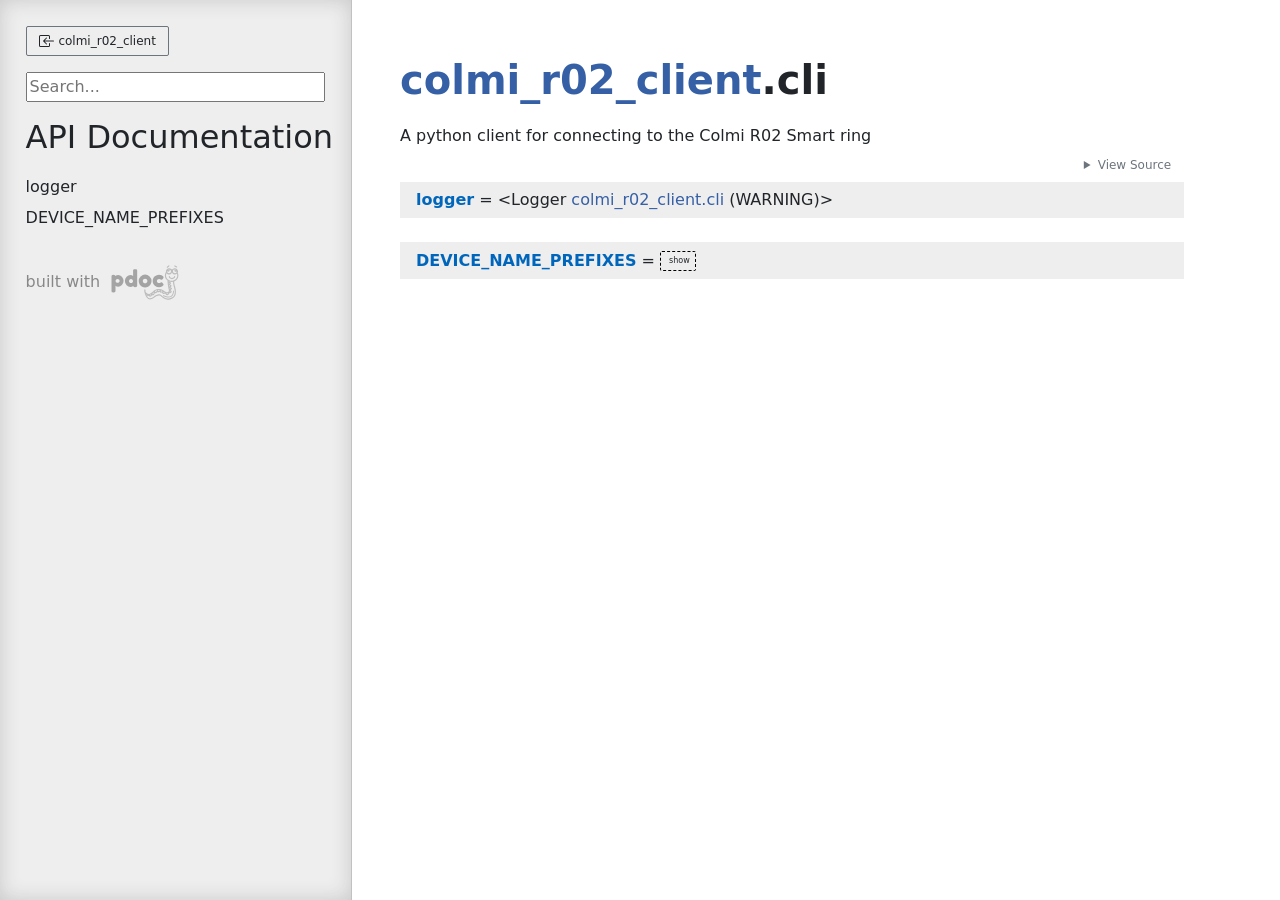
<file: colmi_r02_ring/docs/colmi_r02_client/cli.html>
<!doctype html>
<html lang="en">
<head>
    <meta charset="utf-8">
    <meta name="viewport" content="width=device-width, initial-scale=1">
    <meta name="generator" content="pdoc 14.7.0"/>
    <title>colmi_r02_client.cli API documentation</title>

    <style>/*! * Bootstrap Reboot v5.0.0 (https://getbootstrap.com/) * Copyright 2011-2021 The Bootstrap Authors * Copyright 2011-2021 Twitter, Inc. * Licensed under MIT (https://github.com/twbs/bootstrap/blob/main/LICENSE) * Forked from Normalize.css, licensed MIT (https://github.com/necolas/normalize.css/blob/master/LICENSE.md) */*,::after,::before{box-sizing:border-box}@media (prefers-reduced-motion:no-preference){:root{scroll-behavior:smooth}}body{margin:0;font-family:system-ui,-apple-system,"Segoe UI",Roboto,"Helvetica Neue",Arial,"Noto Sans","Liberation Sans",sans-serif,"Apple Color Emoji","Segoe UI Emoji","Segoe UI Symbol","Noto Color Emoji";font-size:1rem;font-weight:400;line-height:1.5;color:#212529;background-color:#fff;-webkit-text-size-adjust:100%;-webkit-tap-highlight-color:transparent}hr{margin:1rem 0;color:inherit;background-color:currentColor;border:0;opacity:.25}hr:not([size]){height:1px}h1,h2,h3,h4,h5,h6{margin-top:0;margin-bottom:.5rem;font-weight:500;line-height:1.2}h1{font-size:calc(1.375rem + 1.5vw)}@media (min-width:1200px){h1{font-size:2.5rem}}h2{font-size:calc(1.325rem + .9vw)}@media (min-width:1200px){h2{font-size:2rem}}h3{font-size:calc(1.3rem + .6vw)}@media (min-width:1200px){h3{font-size:1.75rem}}h4{font-size:calc(1.275rem + .3vw)}@media (min-width:1200px){h4{font-size:1.5rem}}h5{font-size:1.25rem}h6{font-size:1rem}p{margin-top:0;margin-bottom:1rem}abbr[data-bs-original-title],abbr[title]{-webkit-text-decoration:underline dotted;text-decoration:underline dotted;cursor:help;-webkit-text-decoration-skip-ink:none;text-decoration-skip-ink:none}address{margin-bottom:1rem;font-style:normal;line-height:inherit}ol,ul{padding-left:2rem}dl,ol,ul{margin-top:0;margin-bottom:1rem}ol ol,ol ul,ul ol,ul ul{margin-bottom:0}dt{font-weight:700}dd{margin-bottom:.5rem;margin-left:0}blockquote{margin:0 0 1rem}b,strong{font-weight:bolder}small{font-size:.875em}mark{padding:.2em;background-color:#fcf8e3}sub,sup{position:relative;font-size:.75em;line-height:0;vertical-align:baseline}sub{bottom:-.25em}sup{top:-.5em}a{color:#0d6efd;text-decoration:underline}a:hover{color:#0a58ca}a:not([href]):not([class]),a:not([href]):not([class]):hover{color:inherit;text-decoration:none}code,kbd,pre,samp{font-family:SFMono-Regular,Menlo,Monaco,Consolas,"Liberation Mono","Courier New",monospace;font-size:1em;direction:ltr;unicode-bidi:bidi-override}pre{display:block;margin-top:0;margin-bottom:1rem;overflow:auto;font-size:.875em}pre code{font-size:inherit;color:inherit;word-break:normal}code{font-size:.875em;color:#d63384;word-wrap:break-word}a>code{color:inherit}kbd{padding:.2rem .4rem;font-size:.875em;color:#fff;background-color:#212529;border-radius:.2rem}kbd kbd{padding:0;font-size:1em;font-weight:700}figure{margin:0 0 1rem}img,svg{vertical-align:middle}table{caption-side:bottom;border-collapse:collapse}caption{padding-top:.5rem;padding-bottom:.5rem;color:#6c757d;text-align:left}th{text-align:inherit;text-align:-webkit-match-parent}tbody,td,tfoot,th,thead,tr{border-color:inherit;border-style:solid;border-width:0}label{display:inline-block}button{border-radius:0}button:focus:not(:focus-visible){outline:0}button,input,optgroup,select,textarea{margin:0;font-family:inherit;font-size:inherit;line-height:inherit}button,select{text-transform:none}[role=button]{cursor:pointer}select{word-wrap:normal}select:disabled{opacity:1}[list]::-webkit-calendar-picker-indicator{display:none}[type=button],[type=reset],[type=submit],button{-webkit-appearance:button}[type=button]:not(:disabled),[type=reset]:not(:disabled),[type=submit]:not(:disabled),button:not(:disabled){cursor:pointer}::-moz-focus-inner{padding:0;border-style:none}textarea{resize:vertical}fieldset{min-width:0;padding:0;margin:0;border:0}legend{float:left;width:100%;padding:0;margin-bottom:.5rem;font-size:calc(1.275rem + .3vw);line-height:inherit}@media (min-width:1200px){legend{font-size:1.5rem}}legend+*{clear:left}::-webkit-datetime-edit-day-field,::-webkit-datetime-edit-fields-wrapper,::-webkit-datetime-edit-hour-field,::-webkit-datetime-edit-minute,::-webkit-datetime-edit-month-field,::-webkit-datetime-edit-text,::-webkit-datetime-edit-year-field{padding:0}::-webkit-inner-spin-button{height:auto}[type=search]{outline-offset:-2px;-webkit-appearance:textfield}::-webkit-search-decoration{-webkit-appearance:none}::-webkit-color-swatch-wrapper{padding:0}::file-selector-button{font:inherit}::-webkit-file-upload-button{font:inherit;-webkit-appearance:button}output{display:inline-block}iframe{border:0}summary{display:list-item;cursor:pointer}progress{vertical-align:baseline}[hidden]{display:none!important}</style>
    <style>/*! syntax-highlighting.css */pre{line-height:125%;}span.linenos{color:inherit; background-color:transparent; padding-left:5px; padding-right:20px;}.pdoc-code .hll{background-color:#ffffcc}.pdoc-code{background:#f8f8f8;}.pdoc-code .c{color:#3D7B7B; font-style:italic}.pdoc-code .err{border:1px solid #FF0000}.pdoc-code .k{color:#008000; font-weight:bold}.pdoc-code .o{color:#666666}.pdoc-code .ch{color:#3D7B7B; font-style:italic}.pdoc-code .cm{color:#3D7B7B; font-style:italic}.pdoc-code .cp{color:#9C6500}.pdoc-code .cpf{color:#3D7B7B; font-style:italic}.pdoc-code .c1{color:#3D7B7B; font-style:italic}.pdoc-code .cs{color:#3D7B7B; font-style:italic}.pdoc-code .gd{color:#A00000}.pdoc-code .ge{font-style:italic}.pdoc-code .gr{color:#E40000}.pdoc-code .gh{color:#000080; font-weight:bold}.pdoc-code .gi{color:#008400}.pdoc-code .go{color:#717171}.pdoc-code .gp{color:#000080; font-weight:bold}.pdoc-code .gs{font-weight:bold}.pdoc-code .gu{color:#800080; font-weight:bold}.pdoc-code .gt{color:#0044DD}.pdoc-code .kc{color:#008000; font-weight:bold}.pdoc-code .kd{color:#008000; font-weight:bold}.pdoc-code .kn{color:#008000; font-weight:bold}.pdoc-code .kp{color:#008000}.pdoc-code .kr{color:#008000; font-weight:bold}.pdoc-code .kt{color:#B00040}.pdoc-code .m{color:#666666}.pdoc-code .s{color:#BA2121}.pdoc-code .na{color:#687822}.pdoc-code .nb{color:#008000}.pdoc-code .nc{color:#0000FF; font-weight:bold}.pdoc-code .no{color:#880000}.pdoc-code .nd{color:#AA22FF}.pdoc-code .ni{color:#717171; font-weight:bold}.pdoc-code .ne{color:#CB3F38; font-weight:bold}.pdoc-code .nf{color:#0000FF}.pdoc-code .nl{color:#767600}.pdoc-code .nn{color:#0000FF; font-weight:bold}.pdoc-code .nt{color:#008000; font-weight:bold}.pdoc-code .nv{color:#19177C}.pdoc-code .ow{color:#AA22FF; font-weight:bold}.pdoc-code .w{color:#bbbbbb}.pdoc-code .mb{color:#666666}.pdoc-code .mf{color:#666666}.pdoc-code .mh{color:#666666}.pdoc-code .mi{color:#666666}.pdoc-code .mo{color:#666666}.pdoc-code .sa{color:#BA2121}.pdoc-code .sb{color:#BA2121}.pdoc-code .sc{color:#BA2121}.pdoc-code .dl{color:#BA2121}.pdoc-code .sd{color:#BA2121; font-style:italic}.pdoc-code .s2{color:#BA2121}.pdoc-code .se{color:#AA5D1F; font-weight:bold}.pdoc-code .sh{color:#BA2121}.pdoc-code .si{color:#A45A77; font-weight:bold}.pdoc-code .sx{color:#008000}.pdoc-code .sr{color:#A45A77}.pdoc-code .s1{color:#BA2121}.pdoc-code .ss{color:#19177C}.pdoc-code .bp{color:#008000}.pdoc-code .fm{color:#0000FF}.pdoc-code .vc{color:#19177C}.pdoc-code .vg{color:#19177C}.pdoc-code .vi{color:#19177C}.pdoc-code .vm{color:#19177C}.pdoc-code .il{color:#666666}</style>
    <style>/*! theme.css */:root{--pdoc-background:#fff;}.pdoc{--text:#212529;--muted:#6c757d;--link:#3660a5;--link-hover:#1659c5;--code:#f8f8f8;--active:#fff598;--accent:#eee;--accent2:#c1c1c1;--nav-hover:rgba(255, 255, 255, 0.5);--name:#0066BB;--def:#008800;--annotation:#007020;}</style>
    <style>/*! layout.css */html, body{width:100%;height:100%;}html, main{scroll-behavior:smooth;}body{background-color:var(--pdoc-background);}@media (max-width:769px){#navtoggle{cursor:pointer;position:absolute;width:50px;height:40px;top:1rem;right:1rem;border-color:var(--text);color:var(--text);display:flex;opacity:0.8;z-index:999;}#navtoggle:hover{opacity:1;}#togglestate + div{display:none;}#togglestate:checked + div{display:inherit;}main, header{padding:2rem 3vw;}header + main{margin-top:-3rem;}.git-button{display:none !important;}nav input[type="search"]{max-width:77%;}nav input[type="search"]:first-child{margin-top:-6px;}nav input[type="search"]:valid ~ *{display:none !important;}}@media (min-width:770px){:root{--sidebar-width:clamp(12.5rem, 28vw, 22rem);}nav{position:fixed;overflow:auto;height:100vh;width:var(--sidebar-width);}main, header{padding:3rem 2rem 3rem calc(var(--sidebar-width) + 3rem);width:calc(54rem + var(--sidebar-width));max-width:100%;}header + main{margin-top:-4rem;}#navtoggle{display:none;}}#togglestate{position:absolute;height:0;opacity:0;}nav.pdoc{--pad:clamp(0.5rem, 2vw, 1.75rem);--indent:1.5rem;background-color:var(--accent);border-right:1px solid var(--accent2);box-shadow:0 0 20px rgba(50, 50, 50, .2) inset;padding:0 0 0 var(--pad);overflow-wrap:anywhere;scrollbar-width:thin; scrollbar-color:var(--accent2) transparent; z-index:1}nav.pdoc::-webkit-scrollbar{width:.4rem; }nav.pdoc::-webkit-scrollbar-thumb{background-color:var(--accent2); }nav.pdoc > div{padding:var(--pad) 0;}nav.pdoc .module-list-button{display:inline-flex;align-items:center;color:var(--text);border-color:var(--muted);margin-bottom:1rem;}nav.pdoc .module-list-button:hover{border-color:var(--text);}nav.pdoc input[type=search]{display:block;outline-offset:0;width:calc(100% - var(--pad));}nav.pdoc .logo{max-width:calc(100% - var(--pad));max-height:35vh;display:block;margin:0 auto 1rem;transform:translate(calc(-.5 * var(--pad)), 0);}nav.pdoc ul{list-style:none;padding-left:0;}nav.pdoc > div > ul{margin-left:calc(0px - var(--pad));}nav.pdoc li a{padding:.2rem 0 .2rem calc(var(--pad) + var(--indent));}nav.pdoc > div > ul > li > a{padding-left:var(--pad);}nav.pdoc li{transition:all 100ms;}nav.pdoc li:hover{background-color:var(--nav-hover);}nav.pdoc a, nav.pdoc a:hover{color:var(--text);}nav.pdoc a{display:block;}nav.pdoc > h2:first-of-type{margin-top:1.5rem;}nav.pdoc .class:before{content:"class ";color:var(--muted);}nav.pdoc .function:after{content:"()";color:var(--muted);}nav.pdoc footer:before{content:"";display:block;width:calc(100% - var(--pad));border-top:solid var(--accent2) 1px;margin-top:1.5rem;padding-top:.5rem;}nav.pdoc footer{font-size:small;}</style>
    <style>/*! content.css */.pdoc{color:var(--text);box-sizing:border-box;line-height:1.5;background:none;}.pdoc .pdoc-button{cursor:pointer;display:inline-block;border:solid black 1px;border-radius:2px;font-size:.75rem;padding:calc(0.5em - 1px) 1em;transition:100ms all;}.pdoc .alert{padding:1rem 1rem 1rem calc(1.5rem + 24px);border:1px solid transparent;border-radius:.25rem;background-repeat:no-repeat;background-position:.75rem center;margin-bottom:1rem;}.pdoc .alert > em{display:none;}.pdoc .alert > *:last-child{margin-bottom:0;}.pdoc .alert.note {color:#084298;background-color:#cfe2ff;border-color:#b6d4fe;background-image:url("data:image/svg+xml,%3Csvg%20xmlns%3D%22http%3A//www.w3.org/2000/svg%22%20width%3D%2224%22%20height%3D%2224%22%20fill%3D%22%23084298%22%20viewBox%3D%220%200%2016%2016%22%3E%3Cpath%20d%3D%22M8%2016A8%208%200%201%200%208%200a8%208%200%200%200%200%2016zm.93-9.412-1%204.705c-.07.34.029.533.304.533.194%200%20.487-.07.686-.246l-.088.416c-.287.346-.92.598-1.465.598-.703%200-1.002-.422-.808-1.319l.738-3.468c.064-.293.006-.399-.287-.47l-.451-.081.082-.381%202.29-.287zM8%205.5a1%201%200%201%201%200-2%201%201%200%200%201%200%202z%22/%3E%3C/svg%3E");}.pdoc .alert.warning{color:#664d03;background-color:#fff3cd;border-color:#ffecb5;background-image:url("data:image/svg+xml,%3Csvg%20xmlns%3D%22http%3A//www.w3.org/2000/svg%22%20width%3D%2224%22%20height%3D%2224%22%20fill%3D%22%23664d03%22%20viewBox%3D%220%200%2016%2016%22%3E%3Cpath%20d%3D%22M8.982%201.566a1.13%201.13%200%200%200-1.96%200L.165%2013.233c-.457.778.091%201.767.98%201.767h13.713c.889%200%201.438-.99.98-1.767L8.982%201.566zM8%205c.535%200%20.954.462.9.995l-.35%203.507a.552.552%200%200%201-1.1%200L7.1%205.995A.905.905%200%200%201%208%205zm.002%206a1%201%200%201%201%200%202%201%201%200%200%201%200-2z%22/%3E%3C/svg%3E");}.pdoc .alert.danger{color:#842029;background-color:#f8d7da;border-color:#f5c2c7;background-image:url("data:image/svg+xml,%3Csvg%20xmlns%3D%22http%3A//www.w3.org/2000/svg%22%20width%3D%2224%22%20height%3D%2224%22%20fill%3D%22%23842029%22%20viewBox%3D%220%200%2016%2016%22%3E%3Cpath%20d%3D%22M5.52.359A.5.5%200%200%201%206%200h4a.5.5%200%200%201%20.474.658L8.694%206H12.5a.5.5%200%200%201%20.395.807l-7%209a.5.5%200%200%201-.873-.454L6.823%209.5H3.5a.5.5%200%200%201-.48-.641l2.5-8.5z%22/%3E%3C/svg%3E");}.pdoc .visually-hidden{position:absolute !important;width:1px !important;height:1px !important;padding:0 !important;margin:-1px !important;overflow:hidden !important;clip:rect(0, 0, 0, 0) !important;white-space:nowrap !important;border:0 !important;}.pdoc h1, .pdoc h2, .pdoc h3{font-weight:300;margin:.3em 0;padding:.2em 0;}.pdoc > section:not(.module-info) h1{font-size:1.5rem;font-weight:500;}.pdoc > section:not(.module-info) h2{font-size:1.4rem;font-weight:500;}.pdoc > section:not(.module-info) h3{font-size:1.3rem;font-weight:500;}.pdoc > section:not(.module-info) h4{font-size:1.2rem;}.pdoc > section:not(.module-info) h5{font-size:1.1rem;}.pdoc a{text-decoration:none;color:var(--link);}.pdoc a:hover{color:var(--link-hover);}.pdoc blockquote{margin-left:2rem;}.pdoc pre{border-top:1px solid var(--accent2);border-bottom:1px solid var(--accent2);margin-top:0;margin-bottom:1em;padding:.5rem 0 .5rem .5rem;overflow-x:auto;background-color:var(--code);}.pdoc code{color:var(--text);padding:.2em .4em;margin:0;font-size:85%;background-color:var(--accent);border-radius:6px;}.pdoc a > code{color:inherit;}.pdoc pre > code{display:inline-block;font-size:inherit;background:none;border:none;padding:0;}.pdoc > section:not(.module-info){margin-bottom:1.5rem;}.pdoc .modulename{margin-top:0;font-weight:bold;}.pdoc .modulename a{color:var(--link);transition:100ms all;}.pdoc .git-button{float:right;border:solid var(--link) 1px;}.pdoc .git-button:hover{background-color:var(--link);color:var(--pdoc-background);}.view-source-toggle-state,.view-source-toggle-state ~ .pdoc-code{display:none;}.view-source-toggle-state:checked ~ .pdoc-code{display:block;}.view-source-button{display:inline-block;float:right;font-size:.75rem;line-height:1.5rem;color:var(--muted);padding:0 .4rem 0 1.3rem;cursor:pointer;text-indent:-2px;}.view-source-button > span{visibility:hidden;}.module-info .view-source-button{float:none;display:flex;justify-content:flex-end;margin:-1.2rem .4rem -.2rem 0;}.view-source-button::before{position:absolute;content:"View Source";display:list-item;list-style-type:disclosure-closed;}.view-source-toggle-state:checked ~ .attr .view-source-button::before,.view-source-toggle-state:checked ~ .view-source-button::before{list-style-type:disclosure-open;}.pdoc .docstring{margin-bottom:1.5rem;}.pdoc section:not(.module-info) .docstring{margin-left:clamp(0rem, 5vw - 2rem, 1rem);}.pdoc .docstring .pdoc-code{margin-left:1em;margin-right:1em;}.pdoc h1:target,.pdoc h2:target,.pdoc h3:target,.pdoc h4:target,.pdoc h5:target,.pdoc h6:target,.pdoc .pdoc-code > pre > span:target{background-color:var(--active);box-shadow:-1rem 0 0 0 var(--active);}.pdoc .pdoc-code > pre > span:target{display:block;}.pdoc div:target > .attr,.pdoc section:target > .attr,.pdoc dd:target > a{background-color:var(--active);}.pdoc *{scroll-margin:2rem;}.pdoc .pdoc-code .linenos{user-select:none;}.pdoc .attr:hover{filter:contrast(0.95);}.pdoc section, .pdoc .classattr{position:relative;}.pdoc .headerlink{--width:clamp(1rem, 3vw, 2rem);position:absolute;top:0;left:calc(0rem - var(--width));transition:all 100ms ease-in-out;opacity:0;}.pdoc .headerlink::before{content:"#";display:block;text-align:center;width:var(--width);height:2.3rem;line-height:2.3rem;font-size:1.5rem;}.pdoc .attr:hover ~ .headerlink,.pdoc *:target > .headerlink,.pdoc .headerlink:hover{opacity:1;}.pdoc .attr{display:block;margin:.5rem 0 .5rem;padding:.4rem .4rem .4rem 1rem;background-color:var(--accent);overflow-x:auto;}.pdoc .classattr{margin-left:2rem;}.pdoc .name{color:var(--name);font-weight:bold;}.pdoc .def{color:var(--def);font-weight:bold;}.pdoc .signature{background-color:transparent;}.pdoc .param, .pdoc .return-annotation{white-space:pre;}.pdoc .signature.multiline .param{display:block;}.pdoc .signature.condensed .param{display:inline-block;}.pdoc .annotation{color:var(--annotation);}.pdoc .view-value-toggle-state,.pdoc .view-value-toggle-state ~ .default_value{display:none;}.pdoc .view-value-toggle-state:checked ~ .default_value{display:inherit;}.pdoc .view-value-button{font-size:.5rem;vertical-align:middle;border-style:dashed;margin-top:-0.1rem;}.pdoc .view-value-button:hover{background:white;}.pdoc .view-value-button::before{content:"show";text-align:center;width:2.2em;display:inline-block;}.pdoc .view-value-toggle-state:checked ~ .view-value-button::before{content:"hide";}.pdoc .inherited{margin-left:2rem;}.pdoc .inherited dt{font-weight:700;}.pdoc .inherited dt, .pdoc .inherited dd{display:inline;margin-left:0;margin-bottom:.5rem;}.pdoc .inherited dd:not(:last-child):after{content:", ";}.pdoc .inherited .class:before{content:"class ";}.pdoc .inherited .function a:after{content:"()";}.pdoc .search-result .docstring{overflow:auto;max-height:25vh;}.pdoc .search-result.focused > .attr{background-color:var(--active);}.pdoc .attribution{margin-top:2rem;display:block;opacity:0.5;transition:all 200ms;filter:grayscale(100%);}.pdoc .attribution:hover{opacity:1;filter:grayscale(0%);}.pdoc .attribution img{margin-left:5px;height:35px;vertical-align:middle;width:70px;transition:all 200ms;}.pdoc table{display:block;width:max-content;max-width:100%;overflow:auto;margin-bottom:1rem;}.pdoc table th{font-weight:600;}.pdoc table th, .pdoc table td{padding:6px 13px;border:1px solid var(--accent2);}</style>
    <style>/*! custom.css */</style></head>
<body>
    <nav class="pdoc">
        <label id="navtoggle" for="togglestate" class="pdoc-button"><svg xmlns='http://www.w3.org/2000/svg' viewBox='0 0 30 30'><path stroke-linecap='round' stroke="currentColor" stroke-miterlimit='10' stroke-width='2' d='M4 7h22M4 15h22M4 23h22'/></svg></label>
        <input id="togglestate" type="checkbox" aria-hidden="true" tabindex="-1">
        <div>            <a class="pdoc-button module-list-button" href="../colmi_r02_client.html">
<svg xmlns="http://www.w3.org/2000/svg" width="16" height="16" fill="currentColor" class="bi bi-box-arrow-in-left" viewBox="0 0 16 16">
  <path fill-rule="evenodd" d="M10 3.5a.5.5 0 0 0-.5-.5h-8a.5.5 0 0 0-.5.5v9a.5.5 0 0 0 .5.5h8a.5.5 0 0 0 .5-.5v-2a.5.5 0 0 1 1 0v2A1.5 1.5 0 0 1 9.5 14h-8A1.5 1.5 0 0 1 0 12.5v-9A1.5 1.5 0 0 1 1.5 2h8A1.5 1.5 0 0 1 11 3.5v2a.5.5 0 0 1-1 0v-2z"/>
  <path fill-rule="evenodd" d="M4.146 8.354a.5.5 0 0 1 0-.708l3-3a.5.5 0 1 1 .708.708L5.707 7.5H14.5a.5.5 0 0 1 0 1H5.707l2.147 2.146a.5.5 0 0 1-.708.708l-3-3z"/>
</svg>                &nbsp;colmi_r02_client</a>


            <input type="search" placeholder="Search..." role="searchbox" aria-label="search"
                   pattern=".+" required>



            <h2>API Documentation</h2>
                <ul class="memberlist">
            <li>
                    <a class="variable" href="#logger">logger</a>
            </li>
            <li>
                    <a class="variable" href="#DEVICE_NAME_PREFIXES">DEVICE_NAME_PREFIXES</a>
            </li>
    </ul>



        <a class="attribution" title="pdoc: Python API documentation generator" href="https://pdoc.dev" target="_blank">
            built with <span class="visually-hidden">pdoc</span><img
                alt="pdoc logo"
                src="data:image/svg+xml,%3Csvg%20xmlns%3D%22http%3A//www.w3.org/2000/svg%22%20role%3D%22img%22%20aria-label%3D%22pdoc%20logo%22%20width%3D%22300%22%20height%3D%22150%22%20viewBox%3D%22-1%200%2060%2030%22%3E%3Ctitle%3Epdoc%3C/title%3E%3Cpath%20d%3D%22M29.621%2021.293c-.011-.273-.214-.475-.511-.481a.5.5%200%200%200-.489.503l-.044%201.393c-.097.551-.695%201.215-1.566%201.704-.577.428-1.306.486-2.193.182-1.426-.617-2.467-1.654-3.304-2.487l-.173-.172a3.43%203.43%200%200%200-.365-.306.49.49%200%200%200-.286-.196c-1.718-1.06-4.931-1.47-7.353.191l-.219.15c-1.707%201.187-3.413%202.131-4.328%201.03-.02-.027-.49-.685-.141-1.763.233-.721.546-2.408.772-4.076.042-.09.067-.187.046-.288.166-1.347.277-2.625.241-3.351%201.378-1.008%202.271-2.586%202.271-4.362%200-.976-.272-1.935-.788-2.774-.057-.094-.122-.18-.184-.268.033-.167.052-.339.052-.516%200-1.477-1.202-2.679-2.679-2.679-.791%200-1.496.352-1.987.9a6.3%206.3%200%200%200-1.001.029c-.492-.564-1.207-.929-2.012-.929-1.477%200-2.679%201.202-2.679%202.679A2.65%202.65%200%200%200%20.97%206.554c-.383.747-.595%201.572-.595%202.41%200%202.311%201.507%204.29%203.635%205.107-.037.699-.147%202.27-.423%203.294l-.137.461c-.622%202.042-2.515%208.257%201.727%2010.643%201.614.908%203.06%201.248%204.317%201.248%202.665%200%204.492-1.524%205.322-2.401%201.476-1.559%202.886-1.854%206.491.82%201.877%201.393%203.514%201.753%204.861%201.068%202.223-1.713%202.811-3.867%203.399-6.374.077-.846.056-1.469.054-1.537zm-4.835%204.313c-.054.305-.156.586-.242.629-.034-.007-.131-.022-.307-.157-.145-.111-.314-.478-.456-.908.221.121.432.25.675.355.115.039.219.051.33.081zm-2.251-1.238c-.05.33-.158.648-.252.694-.022.001-.125-.018-.307-.157-.217-.166-.488-.906-.639-1.573.358.344.754.693%201.198%201.036zm-3.887-2.337c-.006-.116-.018-.231-.041-.342.635.145%201.189.368%201.599.625.097.231.166.481.174.642-.03.049-.055.101-.067.158-.046.013-.128.026-.298.004-.278-.037-.901-.57-1.367-1.087zm-1.127-.497c.116.306.176.625.12.71-.019.014-.117.045-.345.016-.206-.027-.604-.332-.986-.695.41-.051.816-.056%201.211-.031zm-4.535%201.535c.209.22.379.47.358.598-.006.041-.088.138-.351.234-.144.055-.539-.063-.979-.259a11.66%2011.66%200%200%200%20.972-.573zm.983-.664c.359-.237.738-.418%201.126-.554.25.237.479.548.457.694-.006.042-.087.138-.351.235-.174.064-.694-.105-1.232-.375zm-3.381%201.794c-.022.145-.061.29-.149.401-.133.166-.358.248-.69.251h-.002c-.133%200-.306-.26-.45-.621.417.091.854.07%201.291-.031zm-2.066-8.077a4.78%204.78%200%200%201-.775-.584c.172-.115.505-.254.88-.378l-.105.962zm-.331%202.302a10.32%2010.32%200%200%201-.828-.502c.202-.143.576-.328.984-.49l-.156.992zm-.45%202.157l-.701-.403c.214-.115.536-.249.891-.376a11.57%2011.57%200%200%201-.19.779zm-.181%201.716c.064.398.194.702.298.893-.194-.051-.435-.162-.736-.398.061-.119.224-.3.438-.495zM8.87%204.141c0%20.152-.123.276-.276.276s-.275-.124-.275-.276.123-.276.276-.276.275.124.275.276zm-.735-.389a1.15%201.15%200%200%200-.314.783%201.16%201.16%200%200%200%201.162%201.162c.457%200%20.842-.27%201.032-.653.026.117.042.238.042.362a1.68%201.68%200%200%201-1.679%201.679%201.68%201.68%200%200%201-1.679-1.679c0-.843.626-1.535%201.436-1.654zM5.059%205.406A1.68%201.68%200%200%201%203.38%207.085a1.68%201.68%200%200%201-1.679-1.679c0-.037.009-.072.011-.109.21.3.541.508.935.508a1.16%201.16%200%200%200%201.162-1.162%201.14%201.14%200%200%200-.474-.912c.015%200%20.03-.005.045-.005.926.001%201.679.754%201.679%201.68zM3.198%204.141c0%20.152-.123.276-.276.276s-.275-.124-.275-.276.123-.276.276-.276.275.124.275.276zM1.375%208.964c0-.52.103-1.035.288-1.52.466.394%201.06.64%201.717.64%201.144%200%202.116-.725%202.499-1.738.383%201.012%201.355%201.738%202.499%201.738.867%200%201.631-.421%202.121-1.062.307.605.478%201.267.478%201.942%200%202.486-2.153%204.51-4.801%204.51s-4.801-2.023-4.801-4.51zm24.342%2019.349c-.985.498-2.267.168-3.813-.979-3.073-2.281-5.453-3.199-7.813-.705-1.315%201.391-4.163%203.365-8.423.97-3.174-1.786-2.239-6.266-1.261-9.479l.146-.492c.276-1.02.395-2.457.444-3.268a6.11%206.11%200%200%200%201.18.115%206.01%206.01%200%200%200%202.536-.562l-.006.175c-.802.215-1.848.612-2.021%201.25-.079.295.021.601.274.837.219.203.415.364.598.501-.667.304-1.243.698-1.311%201.179-.02.144-.022.507.393.787.213.144.395.26.564.365-1.285.521-1.361.96-1.381%201.126-.018.142-.011.496.427.746l.854.489c-.473.389-.971.914-.999%201.429-.018.278.095.532.316.713.675.556%201.231.721%201.653.721.059%200%20.104-.014.158-.02.207.707.641%201.64%201.513%201.64h.013c.8-.008%201.236-.345%201.462-.626.173-.216.268-.457.325-.692.424.195.93.374%201.372.374.151%200%20.294-.021.423-.068.732-.27.944-.704.993-1.021.009-.061.003-.119.002-.179.266.086.538.147.789.147.15%200%20.294-.021.423-.069.542-.2.797-.489.914-.754.237.147.478.258.704.288.106.014.205.021.296.021.356%200%20.595-.101.767-.229.438.435%201.094.992%201.656%201.067.106.014.205.021.296.021a1.56%201.56%200%200%200%20.323-.035c.17.575.453%201.289.866%201.605.358.273.665.362.914.362a.99.99%200%200%200%20.421-.093%201.03%201.03%200%200%200%20.245-.164c.168.428.39.846.68%201.068.358.273.665.362.913.362a.99.99%200%200%200%20.421-.093c.317-.148.512-.448.639-.762.251.157.495.257.726.257.127%200%20.25-.024.37-.071.427-.17.706-.617.841-1.314.022-.015.047-.022.068-.038.067-.051.133-.104.196-.159-.443%201.486-1.107%202.761-2.086%203.257zM8.66%209.925a.5.5%200%201%200-1%200c0%20.653-.818%201.205-1.787%201.205s-1.787-.552-1.787-1.205a.5.5%200%201%200-1%200c0%201.216%201.25%202.205%202.787%202.205s2.787-.989%202.787-2.205zm4.4%2015.965l-.208.097c-2.661%201.258-4.708%201.436-6.086.527-1.542-1.017-1.88-3.19-1.844-4.198a.4.4%200%200%200-.385-.414c-.242-.029-.406.164-.414.385-.046%201.249.367%203.686%202.202%204.896.708.467%201.547.7%202.51.7%201.248%200%202.706-.392%204.362-1.174l.185-.086a.4.4%200%200%200%20.205-.527c-.089-.204-.326-.291-.527-.206zM9.547%202.292c.093.077.205.114.317.114a.5.5%200%200%200%20.318-.886L8.817.397a.5.5%200%200%200-.703.068.5.5%200%200%200%20.069.703l1.364%201.124zm-7.661-.065c.086%200%20.173-.022.253-.068l1.523-.893a.5.5%200%200%200-.506-.863l-1.523.892a.5.5%200%200%200-.179.685c.094.158.261.247.432.247z%22%20transform%3D%22matrix%28-1%200%200%201%2058%200%29%22%20fill%3D%22%233bb300%22/%3E%3Cpath%20d%3D%22M.3%2021.86V10.18q0-.46.02-.68.04-.22.18-.5.28-.54%201.34-.54%201.06%200%201.42.28.38.26.44.78.76-1.04%202.38-1.04%201.64%200%203.1%201.54%201.46%201.54%201.46%203.58%200%202.04-1.46%203.58-1.44%201.54-3.08%201.54-1.64%200-2.38-.92v4.04q0%20.46-.04.68-.02.22-.18.5-.14.3-.5.42-.36.12-.98.12-.62%200-1-.12-.36-.12-.52-.4-.14-.28-.18-.5-.02-.22-.02-.68zm3.96-9.42q-.46.54-.46%201.18%200%20.64.46%201.18.48.52%201.2.52.74%200%201.24-.52.52-.52.52-1.18%200-.66-.48-1.18-.48-.54-1.26-.54-.76%200-1.22.54zm14.741-8.36q.16-.3.54-.42.38-.12%201-.12.64%200%201.02.12.38.12.52.42.16.3.18.54.04.22.04.68v11.94q0%20.46-.04.7-.02.22-.18.5-.3.54-1.7.54-1.38%200-1.54-.98-.84.96-2.34.96-1.8%200-3.28-1.56-1.48-1.58-1.48-3.66%200-2.1%201.48-3.68%201.5-1.58%203.28-1.58%201.48%200%202.3%201v-4.2q0-.46.02-.68.04-.24.18-.52zm-3.24%2010.86q.52.54%201.26.54.74%200%201.22-.54.5-.54.5-1.18%200-.66-.48-1.22-.46-.56-1.26-.56-.8%200-1.28.56-.48.54-.48%201.2%200%20.66.52%201.2zm7.833-1.2q0-2.4%201.68-3.96%201.68-1.56%203.84-1.56%202.16%200%203.82%201.56%201.66%201.54%201.66%203.94%200%201.66-.86%202.96-.86%201.28-2.1%201.9-1.22.6-2.54.6-1.32%200-2.56-.64-1.24-.66-2.1-1.92-.84-1.28-.84-2.88zm4.18%201.44q.64.48%201.3.48.66%200%201.32-.5.66-.5.66-1.48%200-.98-.62-1.46-.62-.48-1.34-.48-.72%200-1.34.5-.62.5-.62%201.48%200%20.96.64%201.46zm11.412-1.44q0%20.84.56%201.32.56.46%201.18.46.64%200%201.18-.36.56-.38.9-.38.6%200%201.46%201.06.46.58.46%201.04%200%20.76-1.1%201.42-1.14.8-2.8.8-1.86%200-3.58-1.34-.82-.64-1.34-1.7-.52-1.08-.52-2.36%200-1.3.52-2.34.52-1.06%201.34-1.7%201.66-1.32%203.54-1.32.76%200%201.48.22.72.2%201.06.4l.32.2q.36.24.56.38.52.4.52.92%200%20.5-.42%201.14-.72%201.1-1.38%201.1-.38%200-1.08-.44-.36-.34-1.04-.34-.66%200-1.24.48-.58.48-.58%201.34z%22%20fill%3D%22green%22/%3E%3C/svg%3E"/>
        </a>
</div>
    </nav>
    <main class="pdoc">
            <section class="module-info">
                    <h1 class="modulename">
<a href="./../colmi_r02_client.html">colmi_r02_client</a><wbr>.cli    </h1>

                        <div class="docstring"><p>A python client for connecting to the Colmi R02 Smart ring</p>
</div>

                        <input id="mod-cli-view-source" class="view-source-toggle-state" type="checkbox" aria-hidden="true" tabindex="-1">

                        <label class="view-source-button" for="mod-cli-view-source"><span>View Source</span></label>

                        <div class="pdoc-code codehilite"><pre><span></span><span id="L-1"><a href="#L-1"><span class="linenos">  1</span></a><span class="sd">&quot;&quot;&quot;</span>
</span><span id="L-2"><a href="#L-2"><span class="linenos">  2</span></a><span class="sd">A python client for connecting to the Colmi R02 Smart ring</span>
</span><span id="L-3"><a href="#L-3"><span class="linenos">  3</span></a><span class="sd">&quot;&quot;&quot;</span>
</span><span id="L-4"><a href="#L-4"><span class="linenos">  4</span></a>
</span><span id="L-5"><a href="#L-5"><span class="linenos">  5</span></a><span class="kn">import</span> <span class="nn">csv</span>
</span><span id="L-6"><a href="#L-6"><span class="linenos">  6</span></a><span class="kn">import</span> <span class="nn">dataclasses</span>
</span><span id="L-7"><a href="#L-7"><span class="linenos">  7</span></a><span class="kn">from</span> <span class="nn">datetime</span> <span class="kn">import</span> <span class="n">datetime</span><span class="p">,</span> <span class="n">timezone</span><span class="p">,</span> <span class="n">timedelta</span>
</span><span id="L-8"><a href="#L-8"><span class="linenos">  8</span></a><span class="kn">from</span> <span class="nn">io</span> <span class="kn">import</span> <span class="n">StringIO</span>
</span><span id="L-9"><a href="#L-9"><span class="linenos">  9</span></a><span class="kn">from</span> <span class="nn">pathlib</span> <span class="kn">import</span> <span class="n">Path</span>
</span><span id="L-10"><a href="#L-10"><span class="linenos"> 10</span></a><span class="kn">import</span> <span class="nn">logging</span>
</span><span id="L-11"><a href="#L-11"><span class="linenos"> 11</span></a><span class="kn">import</span> <span class="nn">time</span>
</span><span id="L-12"><a href="#L-12"><span class="linenos"> 12</span></a>
</span><span id="L-13"><a href="#L-13"><span class="linenos"> 13</span></a><span class="kn">import</span> <span class="nn">asyncclick</span> <span class="k">as</span> <span class="nn">click</span>
</span><span id="L-14"><a href="#L-14"><span class="linenos"> 14</span></a><span class="kn">from</span> <span class="nn">bleak</span> <span class="kn">import</span> <span class="n">BleakScanner</span>
</span><span id="L-15"><a href="#L-15"><span class="linenos"> 15</span></a>
</span><span id="L-16"><a href="#L-16"><span class="linenos"> 16</span></a><span class="kn">from</span> <span class="nn">colmi_r02_client.client</span> <span class="kn">import</span> <span class="n">Client</span>
</span><span id="L-17"><a href="#L-17"><span class="linenos"> 17</span></a><span class="kn">from</span> <span class="nn">colmi_r02_client</span> <span class="kn">import</span> <span class="n">steps</span><span class="p">,</span> <span class="n">pretty_print</span><span class="p">,</span> <span class="n">db</span><span class="p">,</span> <span class="n">date_utils</span><span class="p">,</span> <span class="n">hr</span><span class="p">,</span> <span class="n">real_time</span>
</span><span id="L-18"><a href="#L-18"><span class="linenos"> 18</span></a>
</span><span id="L-19"><a href="#L-19"><span class="linenos"> 19</span></a><span class="n">logging</span><span class="o">.</span><span class="n">basicConfig</span><span class="p">(</span><span class="n">level</span><span class="o">=</span><span class="n">logging</span><span class="o">.</span><span class="n">WARNING</span><span class="p">,</span> <span class="nb">format</span><span class="o">=</span><span class="s2">&quot;</span><span class="si">%(name)s</span><span class="s2">: </span><span class="si">%(message)s</span><span class="s2">&quot;</span><span class="p">)</span>
</span><span id="L-20"><a href="#L-20"><span class="linenos"> 20</span></a>
</span><span id="L-21"><a href="#L-21"><span class="linenos"> 21</span></a><span class="n">logger</span> <span class="o">=</span> <span class="n">logging</span><span class="o">.</span><span class="n">getLogger</span><span class="p">(</span><span class="vm">__name__</span><span class="p">)</span>
</span><span id="L-22"><a href="#L-22"><span class="linenos"> 22</span></a>
</span><span id="L-23"><a href="#L-23"><span class="linenos"> 23</span></a>
</span><span id="L-24"><a href="#L-24"><span class="linenos"> 24</span></a><span class="nd">@click</span><span class="o">.</span><span class="n">group</span><span class="p">()</span>
</span><span id="L-25"><a href="#L-25"><span class="linenos"> 25</span></a><span class="nd">@click</span><span class="o">.</span><span class="n">option</span><span class="p">(</span><span class="s2">&quot;--debug/--no-debug&quot;</span><span class="p">,</span> <span class="n">default</span><span class="o">=</span><span class="kc">False</span><span class="p">)</span>
</span><span id="L-26"><a href="#L-26"><span class="linenos"> 26</span></a><span class="nd">@click</span><span class="o">.</span><span class="n">option</span><span class="p">(</span>
</span><span id="L-27"><a href="#L-27"><span class="linenos"> 27</span></a>    <span class="s2">&quot;--record/--no-record&quot;</span><span class="p">,</span>
</span><span id="L-28"><a href="#L-28"><span class="linenos"> 28</span></a>    <span class="n">default</span><span class="o">=</span><span class="kc">False</span><span class="p">,</span>
</span><span id="L-29"><a href="#L-29"><span class="linenos"> 29</span></a>    <span class="n">help</span><span class="o">=</span><span class="s2">&quot;Write all received packets to a file&quot;</span><span class="p">,</span>
</span><span id="L-30"><a href="#L-30"><span class="linenos"> 30</span></a><span class="p">)</span>
</span><span id="L-31"><a href="#L-31"><span class="linenos"> 31</span></a><span class="nd">@click</span><span class="o">.</span><span class="n">option</span><span class="p">(</span><span class="s2">&quot;--address&quot;</span><span class="p">,</span> <span class="n">required</span><span class="o">=</span><span class="kc">False</span><span class="p">,</span> <span class="n">help</span><span class="o">=</span><span class="s2">&quot;Bluetooth address&quot;</span><span class="p">)</span>
</span><span id="L-32"><a href="#L-32"><span class="linenos"> 32</span></a><span class="nd">@click</span><span class="o">.</span><span class="n">option</span><span class="p">(</span><span class="s2">&quot;--name&quot;</span><span class="p">,</span> <span class="n">required</span><span class="o">=</span><span class="kc">False</span><span class="p">,</span> <span class="n">help</span><span class="o">=</span><span class="s2">&quot;Bluetooth name of the device, slower but will work on macOS&quot;</span><span class="p">)</span>
</span><span id="L-33"><a href="#L-33"><span class="linenos"> 33</span></a><span class="nd">@click</span><span class="o">.</span><span class="n">pass_context</span>
</span><span id="L-34"><a href="#L-34"><span class="linenos"> 34</span></a><span class="k">async</span> <span class="k">def</span> <span class="nf">cli_client</span><span class="p">(</span><span class="n">context</span><span class="p">:</span> <span class="n">click</span><span class="o">.</span><span class="n">Context</span><span class="p">,</span> <span class="n">debug</span><span class="p">:</span> <span class="nb">bool</span><span class="p">,</span> <span class="n">record</span><span class="p">:</span> <span class="nb">bool</span><span class="p">,</span> <span class="n">address</span><span class="p">:</span> <span class="nb">str</span> <span class="o">|</span> <span class="kc">None</span><span class="p">,</span> <span class="n">name</span><span class="p">:</span> <span class="nb">str</span> <span class="o">|</span> <span class="kc">None</span><span class="p">)</span> <span class="o">-&gt;</span> <span class="kc">None</span><span class="p">:</span>
</span><span id="L-35"><a href="#L-35"><span class="linenos"> 35</span></a>    <span class="k">if</span> <span class="p">(</span><span class="n">address</span> <span class="ow">is</span> <span class="kc">None</span> <span class="ow">and</span> <span class="n">name</span> <span class="ow">is</span> <span class="kc">None</span><span class="p">)</span> <span class="ow">or</span> <span class="p">(</span><span class="n">address</span> <span class="ow">is</span> <span class="ow">not</span> <span class="kc">None</span> <span class="ow">and</span> <span class="n">name</span> <span class="ow">is</span> <span class="ow">not</span> <span class="kc">None</span><span class="p">):</span>
</span><span id="L-36"><a href="#L-36"><span class="linenos"> 36</span></a>        <span class="n">context</span><span class="o">.</span><span class="n">fail</span><span class="p">(</span><span class="s2">&quot;You must pass either the address option(preferred) or the name option, but not both&quot;</span><span class="p">)</span>
</span><span id="L-37"><a href="#L-37"><span class="linenos"> 37</span></a>
</span><span id="L-38"><a href="#L-38"><span class="linenos"> 38</span></a>    <span class="k">if</span> <span class="n">debug</span><span class="p">:</span>
</span><span id="L-39"><a href="#L-39"><span class="linenos"> 39</span></a>        <span class="n">logging</span><span class="o">.</span><span class="n">getLogger</span><span class="p">()</span><span class="o">.</span><span class="n">setLevel</span><span class="p">(</span><span class="n">logging</span><span class="o">.</span><span class="n">DEBUG</span><span class="p">)</span>
</span><span id="L-40"><a href="#L-40"><span class="linenos"> 40</span></a>        <span class="n">logging</span><span class="o">.</span><span class="n">getLogger</span><span class="p">(</span><span class="s2">&quot;bleak&quot;</span><span class="p">)</span><span class="o">.</span><span class="n">setLevel</span><span class="p">(</span><span class="n">logging</span><span class="o">.</span><span class="n">INFO</span><span class="p">)</span>
</span><span id="L-41"><a href="#L-41"><span class="linenos"> 41</span></a>
</span><span id="L-42"><a href="#L-42"><span class="linenos"> 42</span></a>    <span class="n">record_to</span> <span class="o">=</span> <span class="kc">None</span>
</span><span id="L-43"><a href="#L-43"><span class="linenos"> 43</span></a>    <span class="k">if</span> <span class="n">record</span><span class="p">:</span>
</span><span id="L-44"><a href="#L-44"><span class="linenos"> 44</span></a>        <span class="n">now</span> <span class="o">=</span> <span class="nb">int</span><span class="p">(</span><span class="n">time</span><span class="o">.</span><span class="n">time</span><span class="p">())</span>
</span><span id="L-45"><a href="#L-45"><span class="linenos"> 45</span></a>        <span class="n">captures</span> <span class="o">=</span> <span class="n">Path</span><span class="p">(</span><span class="s2">&quot;captures&quot;</span><span class="p">)</span>
</span><span id="L-46"><a href="#L-46"><span class="linenos"> 46</span></a>        <span class="n">captures</span><span class="o">.</span><span class="n">mkdir</span><span class="p">(</span><span class="n">exist_ok</span><span class="o">=</span><span class="kc">True</span><span class="p">)</span>
</span><span id="L-47"><a href="#L-47"><span class="linenos"> 47</span></a>        <span class="n">record_to</span> <span class="o">=</span> <span class="n">captures</span> <span class="o">/</span> <span class="n">Path</span><span class="p">(</span><span class="sa">f</span><span class="s2">&quot;colmi_response_capture_</span><span class="si">{</span><span class="n">now</span><span class="si">}</span><span class="s2">.bin&quot;</span><span class="p">)</span>
</span><span id="L-48"><a href="#L-48"><span class="linenos"> 48</span></a>        <span class="n">logger</span><span class="o">.</span><span class="n">info</span><span class="p">(</span><span class="sa">f</span><span class="s2">&quot;Recording responses to </span><span class="si">{</span><span class="n">record_to</span><span class="si">}</span><span class="s2">&quot;</span><span class="p">)</span>
</span><span id="L-49"><a href="#L-49"><span class="linenos"> 49</span></a>
</span><span id="L-50"><a href="#L-50"><span class="linenos"> 50</span></a>    <span class="k">if</span> <span class="n">name</span> <span class="ow">is</span> <span class="ow">not</span> <span class="kc">None</span><span class="p">:</span>
</span><span id="L-51"><a href="#L-51"><span class="linenos"> 51</span></a>        <span class="n">devices</span> <span class="o">=</span> <span class="k">await</span> <span class="n">BleakScanner</span><span class="o">.</span><span class="n">discover</span><span class="p">()</span>
</span><span id="L-52"><a href="#L-52"><span class="linenos"> 52</span></a>        <span class="n">found</span> <span class="o">=</span> <span class="nb">next</span><span class="p">((</span><span class="n">x</span> <span class="k">for</span> <span class="n">x</span> <span class="ow">in</span> <span class="n">devices</span> <span class="k">if</span> <span class="n">x</span><span class="o">.</span><span class="n">name</span> <span class="o">==</span> <span class="n">name</span><span class="p">),</span> <span class="kc">None</span><span class="p">)</span>
</span><span id="L-53"><a href="#L-53"><span class="linenos"> 53</span></a>        <span class="k">if</span> <span class="n">found</span> <span class="ow">is</span> <span class="kc">None</span><span class="p">:</span>
</span><span id="L-54"><a href="#L-54"><span class="linenos"> 54</span></a>            <span class="n">context</span><span class="o">.</span><span class="n">fail</span><span class="p">(</span><span class="s2">&quot;No device found with given name&quot;</span><span class="p">)</span>
</span><span id="L-55"><a href="#L-55"><span class="linenos"> 55</span></a>        <span class="n">address</span> <span class="o">=</span> <span class="n">found</span><span class="o">.</span><span class="n">address</span>
</span><span id="L-56"><a href="#L-56"><span class="linenos"> 56</span></a>
</span><span id="L-57"><a href="#L-57"><span class="linenos"> 57</span></a>    <span class="k">assert</span> <span class="n">address</span>
</span><span id="L-58"><a href="#L-58"><span class="linenos"> 58</span></a>
</span><span id="L-59"><a href="#L-59"><span class="linenos"> 59</span></a>    <span class="n">client</span> <span class="o">=</span> <span class="n">Client</span><span class="p">(</span><span class="n">address</span><span class="p">,</span> <span class="n">record_to</span><span class="o">=</span><span class="n">record_to</span><span class="p">)</span>
</span><span id="L-60"><a href="#L-60"><span class="linenos"> 60</span></a>
</span><span id="L-61"><a href="#L-61"><span class="linenos"> 61</span></a>    <span class="n">context</span><span class="o">.</span><span class="n">obj</span> <span class="o">=</span> <span class="n">client</span>
</span><span id="L-62"><a href="#L-62"><span class="linenos"> 62</span></a>
</span><span id="L-63"><a href="#L-63"><span class="linenos"> 63</span></a>
</span><span id="L-64"><a href="#L-64"><span class="linenos"> 64</span></a><span class="nd">@cli_client</span><span class="o">.</span><span class="n">command</span><span class="p">()</span>
</span><span id="L-65"><a href="#L-65"><span class="linenos"> 65</span></a><span class="nd">@click</span><span class="o">.</span><span class="n">pass_obj</span>
</span><span id="L-66"><a href="#L-66"><span class="linenos"> 66</span></a><span class="k">async</span> <span class="k">def</span> <span class="nf">info</span><span class="p">(</span><span class="n">client</span><span class="p">:</span> <span class="n">Client</span><span class="p">)</span> <span class="o">-&gt;</span> <span class="kc">None</span><span class="p">:</span>
</span><span id="L-67"><a href="#L-67"><span class="linenos"> 67</span></a><span class="w">    </span><span class="sd">&quot;&quot;&quot;Get device info and battery level&quot;&quot;&quot;</span>
</span><span id="L-68"><a href="#L-68"><span class="linenos"> 68</span></a>
</span><span id="L-69"><a href="#L-69"><span class="linenos"> 69</span></a>    <span class="k">async</span> <span class="k">with</span> <span class="n">client</span><span class="p">:</span>
</span><span id="L-70"><a href="#L-70"><span class="linenos"> 70</span></a>        <span class="nb">print</span><span class="p">(</span><span class="s2">&quot;device info&quot;</span><span class="p">,</span> <span class="k">await</span> <span class="n">client</span><span class="o">.</span><span class="n">get_device_info</span><span class="p">())</span>
</span><span id="L-71"><a href="#L-71"><span class="linenos"> 71</span></a>        <span class="nb">print</span><span class="p">(</span><span class="s2">&quot;battery:&quot;</span><span class="p">,</span> <span class="k">await</span> <span class="n">client</span><span class="o">.</span><span class="n">get_battery</span><span class="p">())</span>
</span><span id="L-72"><a href="#L-72"><span class="linenos"> 72</span></a>
</span><span id="L-73"><a href="#L-73"><span class="linenos"> 73</span></a>
</span><span id="L-74"><a href="#L-74"><span class="linenos"> 74</span></a><span class="nd">@cli_client</span><span class="o">.</span><span class="n">command</span><span class="p">()</span>
</span><span id="L-75"><a href="#L-75"><span class="linenos"> 75</span></a><span class="nd">@click</span><span class="o">.</span><span class="n">option</span><span class="p">(</span>
</span><span id="L-76"><a href="#L-76"><span class="linenos"> 76</span></a>    <span class="s2">&quot;--target&quot;</span><span class="p">,</span>
</span><span id="L-77"><a href="#L-77"><span class="linenos"> 77</span></a>    <span class="nb">type</span><span class="o">=</span><span class="n">click</span><span class="o">.</span><span class="n">DateTime</span><span class="p">(),</span>
</span><span id="L-78"><a href="#L-78"><span class="linenos"> 78</span></a>    <span class="n">required</span><span class="o">=</span><span class="kc">True</span><span class="p">,</span>
</span><span id="L-79"><a href="#L-79"><span class="linenos"> 79</span></a>    <span class="n">help</span><span class="o">=</span><span class="s2">&quot;The date you want logs for&quot;</span><span class="p">,</span>
</span><span id="L-80"><a href="#L-80"><span class="linenos"> 80</span></a><span class="p">)</span>
</span><span id="L-81"><a href="#L-81"><span class="linenos"> 81</span></a><span class="nd">@click</span><span class="o">.</span><span class="n">pass_obj</span>
</span><span id="L-82"><a href="#L-82"><span class="linenos"> 82</span></a><span class="k">async</span> <span class="k">def</span> <span class="nf">get_heart_rate_log</span><span class="p">(</span><span class="n">client</span><span class="p">:</span> <span class="n">Client</span><span class="p">,</span> <span class="n">target</span><span class="p">:</span> <span class="n">datetime</span><span class="p">)</span> <span class="o">-&gt;</span> <span class="kc">None</span><span class="p">:</span>
</span><span id="L-83"><a href="#L-83"><span class="linenos"> 83</span></a><span class="w">    </span><span class="sd">&quot;&quot;&quot;Get heart rate for given date&quot;&quot;&quot;</span>
</span><span id="L-84"><a href="#L-84"><span class="linenos"> 84</span></a>
</span><span id="L-85"><a href="#L-85"><span class="linenos"> 85</span></a>    <span class="k">async</span> <span class="k">with</span> <span class="n">client</span><span class="p">:</span>
</span><span id="L-86"><a href="#L-86"><span class="linenos"> 86</span></a>        <span class="n">log</span> <span class="o">=</span> <span class="k">await</span> <span class="n">client</span><span class="o">.</span><span class="n">get_heart_rate_log</span><span class="p">(</span><span class="n">target</span><span class="p">)</span>
</span><span id="L-87"><a href="#L-87"><span class="linenos"> 87</span></a>        <span class="nb">print</span><span class="p">(</span><span class="s2">&quot;Data:&quot;</span><span class="p">,</span> <span class="n">log</span><span class="p">)</span>
</span><span id="L-88"><a href="#L-88"><span class="linenos"> 88</span></a>        <span class="k">if</span> <span class="nb">isinstance</span><span class="p">(</span><span class="n">log</span><span class="p">,</span> <span class="n">hr</span><span class="o">.</span><span class="n">HeartRateLog</span><span class="p">):</span>
</span><span id="L-89"><a href="#L-89"><span class="linenos"> 89</span></a>            <span class="k">for</span> <span class="n">reading</span><span class="p">,</span> <span class="n">ts</span> <span class="ow">in</span> <span class="n">log</span><span class="o">.</span><span class="n">heart_rates_with_times</span><span class="p">():</span>
</span><span id="L-90"><a href="#L-90"><span class="linenos"> 90</span></a>                <span class="k">if</span> <span class="n">reading</span> <span class="o">!=</span> <span class="mi">0</span><span class="p">:</span>
</span><span id="L-91"><a href="#L-91"><span class="linenos"> 91</span></a>                    <span class="nb">print</span><span class="p">(</span><span class="sa">f</span><span class="s2">&quot;</span><span class="si">{</span><span class="n">ts</span><span class="o">.</span><span class="n">strftime</span><span class="p">(</span><span class="s1">&#39;%H:%M&#39;</span><span class="p">)</span><span class="si">}</span><span class="s2">, </span><span class="si">{</span><span class="n">reading</span><span class="si">}</span><span class="s2">&quot;</span><span class="p">)</span>
</span><span id="L-92"><a href="#L-92"><span class="linenos"> 92</span></a>
</span><span id="L-93"><a href="#L-93"><span class="linenos"> 93</span></a>
</span><span id="L-94"><a href="#L-94"><span class="linenos"> 94</span></a><span class="nd">@cli_client</span><span class="o">.</span><span class="n">command</span><span class="p">()</span>
</span><span id="L-95"><a href="#L-95"><span class="linenos"> 95</span></a><span class="nd">@click</span><span class="o">.</span><span class="n">option</span><span class="p">(</span>
</span><span id="L-96"><a href="#L-96"><span class="linenos"> 96</span></a>    <span class="s2">&quot;--when&quot;</span><span class="p">,</span>
</span><span id="L-97"><a href="#L-97"><span class="linenos"> 97</span></a>    <span class="nb">type</span><span class="o">=</span><span class="n">click</span><span class="o">.</span><span class="n">DateTime</span><span class="p">(),</span>
</span><span id="L-98"><a href="#L-98"><span class="linenos"> 98</span></a>    <span class="n">required</span><span class="o">=</span><span class="kc">False</span><span class="p">,</span>
</span><span id="L-99"><a href="#L-99"><span class="linenos"> 99</span></a>    <span class="n">help</span><span class="o">=</span><span class="s2">&quot;The date and time you want to set the ring to&quot;</span><span class="p">,</span>
</span><span id="L-100"><a href="#L-100"><span class="linenos">100</span></a><span class="p">)</span>
</span><span id="L-101"><a href="#L-101"><span class="linenos">101</span></a><span class="nd">@click</span><span class="o">.</span><span class="n">pass_obj</span>
</span><span id="L-102"><a href="#L-102"><span class="linenos">102</span></a><span class="k">async</span> <span class="k">def</span> <span class="nf">set_time</span><span class="p">(</span><span class="n">client</span><span class="p">:</span> <span class="n">Client</span><span class="p">,</span> <span class="n">when</span><span class="p">:</span> <span class="n">datetime</span> <span class="o">|</span> <span class="kc">None</span><span class="p">)</span> <span class="o">-&gt;</span> <span class="kc">None</span><span class="p">:</span>
</span><span id="L-103"><a href="#L-103"><span class="linenos">103</span></a><span class="w">    </span><span class="sd">&quot;&quot;&quot;</span>
</span><span id="L-104"><a href="#L-104"><span class="linenos">104</span></a><span class="sd">    Set the time on the ring, required if you want to be able to interpret any of the logged data</span>
</span><span id="L-105"><a href="#L-105"><span class="linenos">105</span></a><span class="sd">    &quot;&quot;&quot;</span>
</span><span id="L-106"><a href="#L-106"><span class="linenos">106</span></a>
</span><span id="L-107"><a href="#L-107"><span class="linenos">107</span></a>    <span class="k">if</span> <span class="n">when</span> <span class="ow">is</span> <span class="kc">None</span><span class="p">:</span>
</span><span id="L-108"><a href="#L-108"><span class="linenos">108</span></a>        <span class="n">when</span> <span class="o">=</span> <span class="n">datetime</span><span class="o">.</span><span class="n">now</span><span class="p">(</span><span class="n">tz</span><span class="o">=</span><span class="n">timezone</span><span class="o">.</span><span class="n">utc</span><span class="p">)</span>
</span><span id="L-109"><a href="#L-109"><span class="linenos">109</span></a>    <span class="k">async</span> <span class="k">with</span> <span class="n">client</span><span class="p">:</span>
</span><span id="L-110"><a href="#L-110"><span class="linenos">110</span></a>        <span class="k">await</span> <span class="n">client</span><span class="o">.</span><span class="n">set_time</span><span class="p">(</span><span class="n">when</span><span class="p">)</span>
</span><span id="L-111"><a href="#L-111"><span class="linenos">111</span></a>    <span class="n">click</span><span class="o">.</span><span class="n">echo</span><span class="p">(</span><span class="s2">&quot;Time set successfully&quot;</span><span class="p">)</span>
</span><span id="L-112"><a href="#L-112"><span class="linenos">112</span></a>    <span class="n">click</span><span class="o">.</span><span class="n">echo</span><span class="p">(</span><span class="s2">&quot;Please ignore the unexpected packet. It&#39;s expectedly unexpected&quot;</span><span class="p">)</span>
</span><span id="L-113"><a href="#L-113"><span class="linenos">113</span></a>
</span><span id="L-114"><a href="#L-114"><span class="linenos">114</span></a>
</span><span id="L-115"><a href="#L-115"><span class="linenos">115</span></a><span class="nd">@cli_client</span><span class="o">.</span><span class="n">command</span><span class="p">()</span>
</span><span id="L-116"><a href="#L-116"><span class="linenos">116</span></a><span class="nd">@click</span><span class="o">.</span><span class="n">pass_obj</span>
</span><span id="L-117"><a href="#L-117"><span class="linenos">117</span></a><span class="k">async</span> <span class="k">def</span> <span class="nf">get_heart_rate_log_settings</span><span class="p">(</span><span class="n">client</span><span class="p">:</span> <span class="n">Client</span><span class="p">)</span> <span class="o">-&gt;</span> <span class="kc">None</span><span class="p">:</span>
</span><span id="L-118"><a href="#L-118"><span class="linenos">118</span></a><span class="w">    </span><span class="sd">&quot;&quot;&quot;Get heart rate log settings&quot;&quot;&quot;</span>
</span><span id="L-119"><a href="#L-119"><span class="linenos">119</span></a>
</span><span id="L-120"><a href="#L-120"><span class="linenos">120</span></a>    <span class="k">async</span> <span class="k">with</span> <span class="n">client</span><span class="p">:</span>
</span><span id="L-121"><a href="#L-121"><span class="linenos">121</span></a>        <span class="n">click</span><span class="o">.</span><span class="n">echo</span><span class="p">(</span><span class="s2">&quot;heart rate log settings:&quot;</span><span class="p">)</span>
</span><span id="L-122"><a href="#L-122"><span class="linenos">122</span></a>        <span class="n">click</span><span class="o">.</span><span class="n">echo</span><span class="p">(</span><span class="k">await</span> <span class="n">client</span><span class="o">.</span><span class="n">get_heart_rate_log_settings</span><span class="p">())</span>
</span><span id="L-123"><a href="#L-123"><span class="linenos">123</span></a>
</span><span id="L-124"><a href="#L-124"><span class="linenos">124</span></a>
</span><span id="L-125"><a href="#L-125"><span class="linenos">125</span></a><span class="nd">@cli_client</span><span class="o">.</span><span class="n">command</span><span class="p">()</span>
</span><span id="L-126"><a href="#L-126"><span class="linenos">126</span></a><span class="nd">@click</span><span class="o">.</span><span class="n">option</span><span class="p">(</span><span class="s2">&quot;--enable/--disable&quot;</span><span class="p">,</span> <span class="n">default</span><span class="o">=</span><span class="kc">True</span><span class="p">,</span> <span class="n">show_default</span><span class="o">=</span><span class="kc">True</span><span class="p">,</span> <span class="n">help</span><span class="o">=</span><span class="s2">&quot;Logging status&quot;</span><span class="p">)</span>
</span><span id="L-127"><a href="#L-127"><span class="linenos">127</span></a><span class="nd">@click</span><span class="o">.</span><span class="n">option</span><span class="p">(</span>
</span><span id="L-128"><a href="#L-128"><span class="linenos">128</span></a>    <span class="s2">&quot;--interval&quot;</span><span class="p">,</span>
</span><span id="L-129"><a href="#L-129"><span class="linenos">129</span></a>    <span class="nb">type</span><span class="o">=</span><span class="n">click</span><span class="o">.</span><span class="n">IntRange</span><span class="p">(</span><span class="mi">0</span><span class="p">,</span> <span class="mi">255</span><span class="p">),</span>
</span><span id="L-130"><a href="#L-130"><span class="linenos">130</span></a>    <span class="n">help</span><span class="o">=</span><span class="s2">&quot;Interval in minutes to measure heart rate&quot;</span><span class="p">,</span>
</span><span id="L-131"><a href="#L-131"><span class="linenos">131</span></a>    <span class="n">default</span><span class="o">=</span><span class="mi">60</span><span class="p">,</span>
</span><span id="L-132"><a href="#L-132"><span class="linenos">132</span></a>    <span class="n">show_default</span><span class="o">=</span><span class="kc">True</span><span class="p">,</span>
</span><span id="L-133"><a href="#L-133"><span class="linenos">133</span></a><span class="p">)</span>
</span><span id="L-134"><a href="#L-134"><span class="linenos">134</span></a><span class="nd">@click</span><span class="o">.</span><span class="n">pass_obj</span>
</span><span id="L-135"><a href="#L-135"><span class="linenos">135</span></a><span class="k">async</span> <span class="k">def</span> <span class="nf">set_heart_rate_log_settings</span><span class="p">(</span><span class="n">client</span><span class="p">:</span> <span class="n">Client</span><span class="p">,</span> <span class="n">enable</span><span class="p">:</span> <span class="nb">bool</span><span class="p">,</span> <span class="n">interval</span><span class="p">:</span> <span class="nb">int</span><span class="p">)</span> <span class="o">-&gt;</span> <span class="kc">None</span><span class="p">:</span>
</span><span id="L-136"><a href="#L-136"><span class="linenos">136</span></a><span class="w">    </span><span class="sd">&quot;&quot;&quot;Get heart rate log settings&quot;&quot;&quot;</span>
</span><span id="L-137"><a href="#L-137"><span class="linenos">137</span></a>
</span><span id="L-138"><a href="#L-138"><span class="linenos">138</span></a>    <span class="k">async</span> <span class="k">with</span> <span class="n">client</span><span class="p">:</span>
</span><span id="L-139"><a href="#L-139"><span class="linenos">139</span></a>        <span class="n">click</span><span class="o">.</span><span class="n">echo</span><span class="p">(</span><span class="s2">&quot;Changing heart rate log settings&quot;</span><span class="p">)</span>
</span><span id="L-140"><a href="#L-140"><span class="linenos">140</span></a>        <span class="k">await</span> <span class="n">client</span><span class="o">.</span><span class="n">set_heart_rate_log_settings</span><span class="p">(</span><span class="n">enable</span><span class="p">,</span> <span class="n">interval</span><span class="p">)</span>
</span><span id="L-141"><a href="#L-141"><span class="linenos">141</span></a>        <span class="n">click</span><span class="o">.</span><span class="n">echo</span><span class="p">(</span><span class="k">await</span> <span class="n">client</span><span class="o">.</span><span class="n">get_heart_rate_log_settings</span><span class="p">())</span>
</span><span id="L-142"><a href="#L-142"><span class="linenos">142</span></a>        <span class="n">click</span><span class="o">.</span><span class="n">echo</span><span class="p">(</span><span class="s2">&quot;Done&quot;</span><span class="p">)</span>
</span><span id="L-143"><a href="#L-143"><span class="linenos">143</span></a>
</span><span id="L-144"><a href="#L-144"><span class="linenos">144</span></a>
</span><span id="L-145"><a href="#L-145"><span class="linenos">145</span></a><span class="nd">@cli_client</span><span class="o">.</span><span class="n">command</span><span class="p">()</span>
</span><span id="L-146"><a href="#L-146"><span class="linenos">146</span></a><span class="nd">@click</span><span class="o">.</span><span class="n">pass_obj</span>
</span><span id="L-147"><a href="#L-147"><span class="linenos">147</span></a><span class="nd">@click</span><span class="o">.</span><span class="n">argument</span><span class="p">(</span><span class="s2">&quot;reading&quot;</span><span class="p">,</span> <span class="n">nargs</span><span class="o">=</span><span class="mi">1</span><span class="p">,</span> <span class="nb">type</span><span class="o">=</span><span class="n">click</span><span class="o">.</span><span class="n">Choice</span><span class="p">(</span><span class="nb">list</span><span class="p">(</span><span class="n">real_time</span><span class="o">.</span><span class="n">REAL_TIME_MAPPING</span><span class="o">.</span><span class="n">keys</span><span class="p">())))</span>
</span><span id="L-148"><a href="#L-148"><span class="linenos">148</span></a><span class="k">async</span> <span class="k">def</span> <span class="nf">get_real_time</span><span class="p">(</span><span class="n">client</span><span class="p">:</span> <span class="n">Client</span><span class="p">,</span> <span class="n">reading</span><span class="p">:</span> <span class="nb">str</span><span class="p">)</span> <span class="o">-&gt;</span> <span class="kc">None</span><span class="p">:</span>
</span><span id="L-149"><a href="#L-149"><span class="linenos">149</span></a><span class="w">    </span><span class="sd">&quot;&quot;&quot;Get any real time measurement (like heart rate or SPO2)&quot;&quot;&quot;</span>
</span><span id="L-150"><a href="#L-150"><span class="linenos">150</span></a>    <span class="k">async</span> <span class="k">with</span> <span class="n">client</span><span class="p">:</span>
</span><span id="L-151"><a href="#L-151"><span class="linenos">151</span></a>        <span class="n">click</span><span class="o">.</span><span class="n">echo</span><span class="p">(</span><span class="s2">&quot;Starting reading, please wait.&quot;</span><span class="p">)</span>
</span><span id="L-152"><a href="#L-152"><span class="linenos">152</span></a>        <span class="n">reading_type</span> <span class="o">=</span> <span class="n">real_time</span><span class="o">.</span><span class="n">REAL_TIME_MAPPING</span><span class="p">[</span><span class="n">reading</span><span class="p">]</span>
</span><span id="L-153"><a href="#L-153"><span class="linenos">153</span></a>        <span class="n">result</span> <span class="o">=</span> <span class="k">await</span> <span class="n">client</span><span class="o">.</span><span class="n">get_realtime_reading</span><span class="p">(</span><span class="n">reading_type</span><span class="p">)</span>
</span><span id="L-154"><a href="#L-154"><span class="linenos">154</span></a>        <span class="k">if</span> <span class="n">result</span><span class="p">:</span>
</span><span id="L-155"><a href="#L-155"><span class="linenos">155</span></a>            <span class="n">click</span><span class="o">.</span><span class="n">echo</span><span class="p">(</span><span class="n">result</span><span class="p">)</span>
</span><span id="L-156"><a href="#L-156"><span class="linenos">156</span></a>        <span class="k">else</span><span class="p">:</span>
</span><span id="L-157"><a href="#L-157"><span class="linenos">157</span></a>            <span class="n">click</span><span class="o">.</span><span class="n">echo</span><span class="p">(</span><span class="sa">f</span><span class="s2">&quot;Error, no </span><span class="si">{</span><span class="n">reading</span><span class="o">.</span><span class="n">replace</span><span class="p">(</span><span class="s1">&#39;-&#39;</span><span class="p">,</span><span class="w"> </span><span class="s1">&#39; &#39;</span><span class="p">)</span><span class="si">}</span><span class="s2"> detected. Is the ring being worn?&quot;</span><span class="p">)</span>
</span><span id="L-158"><a href="#L-158"><span class="linenos">158</span></a>
</span><span id="L-159"><a href="#L-159"><span class="linenos">159</span></a>
</span><span id="L-160"><a href="#L-160"><span class="linenos">160</span></a><span class="nd">@cli_client</span><span class="o">.</span><span class="n">command</span><span class="p">()</span>
</span><span id="L-161"><a href="#L-161"><span class="linenos">161</span></a><span class="nd">@click</span><span class="o">.</span><span class="n">pass_obj</span>
</span><span id="L-162"><a href="#L-162"><span class="linenos">162</span></a><span class="nd">@click</span><span class="o">.</span><span class="n">option</span><span class="p">(</span>
</span><span id="L-163"><a href="#L-163"><span class="linenos">163</span></a>    <span class="s2">&quot;--when&quot;</span><span class="p">,</span>
</span><span id="L-164"><a href="#L-164"><span class="linenos">164</span></a>    <span class="nb">type</span><span class="o">=</span><span class="n">click</span><span class="o">.</span><span class="n">DateTime</span><span class="p">(),</span>
</span><span id="L-165"><a href="#L-165"><span class="linenos">165</span></a>    <span class="n">required</span><span class="o">=</span><span class="kc">False</span><span class="p">,</span>
</span><span id="L-166"><a href="#L-166"><span class="linenos">166</span></a>    <span class="n">help</span><span class="o">=</span><span class="s2">&quot;The date you want steps for&quot;</span><span class="p">,</span>
</span><span id="L-167"><a href="#L-167"><span class="linenos">167</span></a><span class="p">)</span>
</span><span id="L-168"><a href="#L-168"><span class="linenos">168</span></a><span class="nd">@click</span><span class="o">.</span><span class="n">option</span><span class="p">(</span><span class="s2">&quot;--as-csv&quot;</span><span class="p">,</span> <span class="n">is_flag</span><span class="o">=</span><span class="kc">True</span><span class="p">,</span> <span class="n">help</span><span class="o">=</span><span class="s2">&quot;Print as CSV&quot;</span><span class="p">,</span> <span class="n">default</span><span class="o">=</span><span class="kc">False</span><span class="p">)</span>
</span><span id="L-169"><a href="#L-169"><span class="linenos">169</span></a><span class="k">async</span> <span class="k">def</span> <span class="nf">get_steps</span><span class="p">(</span><span class="n">client</span><span class="p">:</span> <span class="n">Client</span><span class="p">,</span> <span class="n">when</span><span class="p">:</span> <span class="n">datetime</span> <span class="o">|</span> <span class="kc">None</span> <span class="o">=</span> <span class="kc">None</span><span class="p">,</span> <span class="n">as_csv</span><span class="p">:</span> <span class="nb">bool</span> <span class="o">=</span> <span class="kc">False</span><span class="p">)</span> <span class="o">-&gt;</span> <span class="kc">None</span><span class="p">:</span>
</span><span id="L-170"><a href="#L-170"><span class="linenos">170</span></a><span class="w">    </span><span class="sd">&quot;&quot;&quot;Get step data&quot;&quot;&quot;</span>
</span><span id="L-171"><a href="#L-171"><span class="linenos">171</span></a>
</span><span id="L-172"><a href="#L-172"><span class="linenos">172</span></a>    <span class="k">if</span> <span class="n">when</span> <span class="ow">is</span> <span class="kc">None</span><span class="p">:</span>
</span><span id="L-173"><a href="#L-173"><span class="linenos">173</span></a>        <span class="n">when</span> <span class="o">=</span> <span class="n">datetime</span><span class="o">.</span><span class="n">now</span><span class="p">(</span><span class="n">tz</span><span class="o">=</span><span class="n">timezone</span><span class="o">.</span><span class="n">utc</span><span class="p">)</span>
</span><span id="L-174"><a href="#L-174"><span class="linenos">174</span></a>    <span class="k">async</span> <span class="k">with</span> <span class="n">client</span><span class="p">:</span>
</span><span id="L-175"><a href="#L-175"><span class="linenos">175</span></a>        <span class="n">result</span> <span class="o">=</span> <span class="k">await</span> <span class="n">client</span><span class="o">.</span><span class="n">get_steps</span><span class="p">(</span><span class="n">when</span><span class="p">)</span>
</span><span id="L-176"><a href="#L-176"><span class="linenos">176</span></a>        <span class="k">if</span> <span class="nb">isinstance</span><span class="p">(</span><span class="n">result</span><span class="p">,</span> <span class="n">steps</span><span class="o">.</span><span class="n">NoData</span><span class="p">):</span>
</span><span id="L-177"><a href="#L-177"><span class="linenos">177</span></a>            <span class="n">click</span><span class="o">.</span><span class="n">echo</span><span class="p">(</span><span class="s2">&quot;No results for day&quot;</span><span class="p">)</span>
</span><span id="L-178"><a href="#L-178"><span class="linenos">178</span></a>            <span class="k">return</span>
</span><span id="L-179"><a href="#L-179"><span class="linenos">179</span></a>
</span><span id="L-180"><a href="#L-180"><span class="linenos">180</span></a>        <span class="k">if</span> <span class="ow">not</span> <span class="n">as_csv</span><span class="p">:</span>
</span><span id="L-181"><a href="#L-181"><span class="linenos">181</span></a>            <span class="n">click</span><span class="o">.</span><span class="n">echo</span><span class="p">(</span><span class="n">pretty_print</span><span class="o">.</span><span class="n">print_dataclasses</span><span class="p">(</span><span class="n">result</span><span class="p">))</span>
</span><span id="L-182"><a href="#L-182"><span class="linenos">182</span></a>        <span class="k">else</span><span class="p">:</span>
</span><span id="L-183"><a href="#L-183"><span class="linenos">183</span></a>            <span class="n">out</span> <span class="o">=</span> <span class="n">StringIO</span><span class="p">()</span>
</span><span id="L-184"><a href="#L-184"><span class="linenos">184</span></a>            <span class="n">writer</span> <span class="o">=</span> <span class="n">csv</span><span class="o">.</span><span class="n">DictWriter</span><span class="p">(</span><span class="n">out</span><span class="p">,</span> <span class="n">fieldnames</span><span class="o">=</span><span class="p">[</span><span class="n">f</span><span class="o">.</span><span class="n">name</span> <span class="k">for</span> <span class="n">f</span> <span class="ow">in</span> <span class="n">dataclasses</span><span class="o">.</span><span class="n">fields</span><span class="p">(</span><span class="n">steps</span><span class="o">.</span><span class="n">SportDetail</span><span class="p">)])</span>
</span><span id="L-185"><a href="#L-185"><span class="linenos">185</span></a>            <span class="n">writer</span><span class="o">.</span><span class="n">writeheader</span><span class="p">()</span>
</span><span id="L-186"><a href="#L-186"><span class="linenos">186</span></a>            <span class="k">for</span> <span class="n">r</span> <span class="ow">in</span> <span class="n">result</span><span class="p">:</span>
</span><span id="L-187"><a href="#L-187"><span class="linenos">187</span></a>                <span class="n">writer</span><span class="o">.</span><span class="n">writerow</span><span class="p">(</span><span class="n">dataclasses</span><span class="o">.</span><span class="n">asdict</span><span class="p">(</span><span class="n">r</span><span class="p">))</span>
</span><span id="L-188"><a href="#L-188"><span class="linenos">188</span></a>            <span class="n">click</span><span class="o">.</span><span class="n">echo</span><span class="p">(</span><span class="n">out</span><span class="o">.</span><span class="n">getvalue</span><span class="p">())</span>
</span><span id="L-189"><a href="#L-189"><span class="linenos">189</span></a>
</span><span id="L-190"><a href="#L-190"><span class="linenos">190</span></a>
</span><span id="L-191"><a href="#L-191"><span class="linenos">191</span></a><span class="nd">@cli_client</span><span class="o">.</span><span class="n">command</span><span class="p">()</span>
</span><span id="L-192"><a href="#L-192"><span class="linenos">192</span></a><span class="nd">@click</span><span class="o">.</span><span class="n">pass_obj</span>
</span><span id="L-193"><a href="#L-193"><span class="linenos">193</span></a><span class="k">async</span> <span class="k">def</span> <span class="nf">reboot</span><span class="p">(</span><span class="n">client</span><span class="p">:</span> <span class="n">Client</span><span class="p">)</span> <span class="o">-&gt;</span> <span class="kc">None</span><span class="p">:</span>
</span><span id="L-194"><a href="#L-194"><span class="linenos">194</span></a><span class="w">    </span><span class="sd">&quot;&quot;&quot;Reboot the ring&quot;&quot;&quot;</span>
</span><span id="L-195"><a href="#L-195"><span class="linenos">195</span></a>
</span><span id="L-196"><a href="#L-196"><span class="linenos">196</span></a>    <span class="k">async</span> <span class="k">with</span> <span class="n">client</span><span class="p">:</span>
</span><span id="L-197"><a href="#L-197"><span class="linenos">197</span></a>        <span class="k">await</span> <span class="n">client</span><span class="o">.</span><span class="n">reboot</span><span class="p">()</span>
</span><span id="L-198"><a href="#L-198"><span class="linenos">198</span></a>        <span class="n">click</span><span class="o">.</span><span class="n">echo</span><span class="p">(</span><span class="s2">&quot;Ring rebooted&quot;</span><span class="p">)</span>
</span><span id="L-199"><a href="#L-199"><span class="linenos">199</span></a>
</span><span id="L-200"><a href="#L-200"><span class="linenos">200</span></a>
</span><span id="L-201"><a href="#L-201"><span class="linenos">201</span></a><span class="nd">@cli_client</span><span class="o">.</span><span class="n">command</span><span class="p">()</span>
</span><span id="L-202"><a href="#L-202"><span class="linenos">202</span></a><span class="nd">@click</span><span class="o">.</span><span class="n">pass_obj</span>
</span><span id="L-203"><a href="#L-203"><span class="linenos">203</span></a><span class="nd">@click</span><span class="o">.</span><span class="n">option</span><span class="p">(</span>
</span><span id="L-204"><a href="#L-204"><span class="linenos">204</span></a>    <span class="s2">&quot;--command&quot;</span><span class="p">,</span>
</span><span id="L-205"><a href="#L-205"><span class="linenos">205</span></a>    <span class="nb">type</span><span class="o">=</span><span class="n">click</span><span class="o">.</span><span class="n">IntRange</span><span class="p">(</span><span class="nb">min</span><span class="o">=</span><span class="mi">0</span><span class="p">,</span> <span class="nb">max</span><span class="o">=</span><span class="mi">255</span><span class="p">),</span>
</span><span id="L-206"><a href="#L-206"><span class="linenos">206</span></a>    <span class="n">help</span><span class="o">=</span><span class="s2">&quot;Raw command&quot;</span><span class="p">,</span>
</span><span id="L-207"><a href="#L-207"><span class="linenos">207</span></a><span class="p">)</span>
</span><span id="L-208"><a href="#L-208"><span class="linenos">208</span></a><span class="nd">@click</span><span class="o">.</span><span class="n">option</span><span class="p">(</span>
</span><span id="L-209"><a href="#L-209"><span class="linenos">209</span></a>    <span class="s2">&quot;--subdata&quot;</span><span class="p">,</span>
</span><span id="L-210"><a href="#L-210"><span class="linenos">210</span></a>    <span class="nb">type</span><span class="o">=</span><span class="nb">str</span><span class="p">,</span>
</span><span id="L-211"><a href="#L-211"><span class="linenos">211</span></a>    <span class="n">help</span><span class="o">=</span><span class="s2">&quot;Hex encoded subdata array, will be parsed into a bytearray&quot;</span><span class="p">,</span>
</span><span id="L-212"><a href="#L-212"><span class="linenos">212</span></a><span class="p">)</span>
</span><span id="L-213"><a href="#L-213"><span class="linenos">213</span></a><span class="nd">@click</span><span class="o">.</span><span class="n">option</span><span class="p">(</span><span class="s2">&quot;--replies&quot;</span><span class="p">,</span> <span class="nb">type</span><span class="o">=</span><span class="n">click</span><span class="o">.</span><span class="n">IntRange</span><span class="p">(</span><span class="nb">min</span><span class="o">=</span><span class="mi">0</span><span class="p">),</span> <span class="n">default</span><span class="o">=</span><span class="mi">0</span><span class="p">,</span> <span class="n">help</span><span class="o">=</span><span class="s2">&quot;How many reply packets to wait for&quot;</span><span class="p">)</span>
</span><span id="L-214"><a href="#L-214"><span class="linenos">214</span></a><span class="k">async</span> <span class="k">def</span> <span class="nf">raw</span><span class="p">(</span><span class="n">client</span><span class="p">:</span> <span class="n">Client</span><span class="p">,</span> <span class="n">command</span><span class="p">:</span> <span class="nb">int</span><span class="p">,</span> <span class="n">subdata</span><span class="p">:</span> <span class="nb">str</span> <span class="o">|</span> <span class="kc">None</span><span class="p">,</span> <span class="n">replies</span><span class="p">:</span> <span class="nb">int</span><span class="p">)</span> <span class="o">-&gt;</span> <span class="kc">None</span><span class="p">:</span>
</span><span id="L-215"><a href="#L-215"><span class="linenos">215</span></a><span class="w">    </span><span class="sd">&quot;&quot;&quot;Send the ring a raw command&quot;&quot;&quot;</span>
</span><span id="L-216"><a href="#L-216"><span class="linenos">216</span></a>
</span><span id="L-217"><a href="#L-217"><span class="linenos">217</span></a>    <span class="n">p_subdata</span> <span class="o">=</span> <span class="nb">bytearray</span><span class="o">.</span><span class="n">fromhex</span><span class="p">(</span><span class="n">subdata</span><span class="p">)</span> <span class="k">if</span> <span class="n">subdata</span> <span class="ow">is</span> <span class="ow">not</span> <span class="kc">None</span> <span class="k">else</span> <span class="nb">bytearray</span><span class="p">()</span>
</span><span id="L-218"><a href="#L-218"><span class="linenos">218</span></a>
</span><span id="L-219"><a href="#L-219"><span class="linenos">219</span></a>    <span class="k">async</span> <span class="k">with</span> <span class="n">client</span><span class="p">:</span>
</span><span id="L-220"><a href="#L-220"><span class="linenos">220</span></a>        <span class="n">results</span> <span class="o">=</span> <span class="k">await</span> <span class="n">client</span><span class="o">.</span><span class="n">raw</span><span class="p">(</span><span class="n">command</span><span class="p">,</span> <span class="n">p_subdata</span><span class="p">,</span> <span class="n">replies</span><span class="p">)</span>
</span><span id="L-221"><a href="#L-221"><span class="linenos">221</span></a>        <span class="n">click</span><span class="o">.</span><span class="n">echo</span><span class="p">(</span><span class="n">results</span><span class="p">)</span>
</span><span id="L-222"><a href="#L-222"><span class="linenos">222</span></a>
</span><span id="L-223"><a href="#L-223"><span class="linenos">223</span></a>
</span><span id="L-224"><a href="#L-224"><span class="linenos">224</span></a><span class="nd">@cli_client</span><span class="o">.</span><span class="n">command</span><span class="p">()</span>
</span><span id="L-225"><a href="#L-225"><span class="linenos">225</span></a><span class="nd">@click</span><span class="o">.</span><span class="n">pass_obj</span>
</span><span id="L-226"><a href="#L-226"><span class="linenos">226</span></a><span class="nd">@click</span><span class="o">.</span><span class="n">option</span><span class="p">(</span>
</span><span id="L-227"><a href="#L-227"><span class="linenos">227</span></a>    <span class="s2">&quot;--db&quot;</span><span class="p">,</span>
</span><span id="L-228"><a href="#L-228"><span class="linenos">228</span></a>    <span class="s2">&quot;db_path&quot;</span><span class="p">,</span>
</span><span id="L-229"><a href="#L-229"><span class="linenos">229</span></a>    <span class="nb">type</span><span class="o">=</span><span class="n">click</span><span class="o">.</span><span class="n">Path</span><span class="p">(</span><span class="n">writable</span><span class="o">=</span><span class="kc">True</span><span class="p">,</span> <span class="n">path_type</span><span class="o">=</span><span class="n">Path</span><span class="p">),</span>
</span><span id="L-230"><a href="#L-230"><span class="linenos">230</span></a>    <span class="n">help</span><span class="o">=</span><span class="s2">&quot;Path to a directory or file to use as the database. If dir, then filename will be ring_data.sqlite&quot;</span><span class="p">,</span>
</span><span id="L-231"><a href="#L-231"><span class="linenos">231</span></a><span class="p">)</span>
</span><span id="L-232"><a href="#L-232"><span class="linenos">232</span></a><span class="nd">@click</span><span class="o">.</span><span class="n">option</span><span class="p">(</span>
</span><span id="L-233"><a href="#L-233"><span class="linenos">233</span></a>    <span class="s2">&quot;--start&quot;</span><span class="p">,</span>
</span><span id="L-234"><a href="#L-234"><span class="linenos">234</span></a>    <span class="nb">type</span><span class="o">=</span><span class="n">click</span><span class="o">.</span><span class="n">DateTime</span><span class="p">(),</span>
</span><span id="L-235"><a href="#L-235"><span class="linenos">235</span></a>    <span class="n">required</span><span class="o">=</span><span class="kc">False</span><span class="p">,</span>
</span><span id="L-236"><a href="#L-236"><span class="linenos">236</span></a>    <span class="n">help</span><span class="o">=</span><span class="s2">&quot;The date you want to start grabbing data from&quot;</span><span class="p">,</span>
</span><span id="L-237"><a href="#L-237"><span class="linenos">237</span></a><span class="p">)</span>
</span><span id="L-238"><a href="#L-238"><span class="linenos">238</span></a><span class="nd">@click</span><span class="o">.</span><span class="n">option</span><span class="p">(</span>
</span><span id="L-239"><a href="#L-239"><span class="linenos">239</span></a>    <span class="s2">&quot;--end&quot;</span><span class="p">,</span>
</span><span id="L-240"><a href="#L-240"><span class="linenos">240</span></a>    <span class="nb">type</span><span class="o">=</span><span class="n">click</span><span class="o">.</span><span class="n">DateTime</span><span class="p">(),</span>
</span><span id="L-241"><a href="#L-241"><span class="linenos">241</span></a>    <span class="n">required</span><span class="o">=</span><span class="kc">False</span><span class="p">,</span>
</span><span id="L-242"><a href="#L-242"><span class="linenos">242</span></a>    <span class="n">help</span><span class="o">=</span><span class="s2">&quot;The date you want to start grabbing data to&quot;</span><span class="p">,</span>
</span><span id="L-243"><a href="#L-243"><span class="linenos">243</span></a><span class="p">)</span>
</span><span id="L-244"><a href="#L-244"><span class="linenos">244</span></a><span class="k">async</span> <span class="k">def</span> <span class="nf">sync</span><span class="p">(</span><span class="n">client</span><span class="p">:</span> <span class="n">Client</span><span class="p">,</span> <span class="n">db_path</span><span class="p">:</span> <span class="n">Path</span> <span class="o">|</span> <span class="kc">None</span><span class="p">,</span> <span class="n">start</span><span class="p">:</span> <span class="n">datetime</span> <span class="o">|</span> <span class="kc">None</span><span class="p">,</span> <span class="n">end</span><span class="p">:</span> <span class="n">datetime</span> <span class="o">|</span> <span class="kc">None</span><span class="p">)</span> <span class="o">-&gt;</span> <span class="kc">None</span><span class="p">:</span>
</span><span id="L-245"><a href="#L-245"><span class="linenos">245</span></a><span class="w">    </span><span class="sd">&quot;&quot;&quot;</span>
</span><span id="L-246"><a href="#L-246"><span class="linenos">246</span></a><span class="sd">    Sync all data from the ring to a sqlite database</span>
</span><span id="L-247"><a href="#L-247"><span class="linenos">247</span></a>
</span><span id="L-248"><a href="#L-248"><span class="linenos">248</span></a><span class="sd">    Currently grabs:</span>
</span><span id="L-249"><a href="#L-249"><span class="linenos">249</span></a><span class="sd">        - heart rates</span>
</span><span id="L-250"><a href="#L-250"><span class="linenos">250</span></a><span class="sd">    &quot;&quot;&quot;</span>
</span><span id="L-251"><a href="#L-251"><span class="linenos">251</span></a>
</span><span id="L-252"><a href="#L-252"><span class="linenos">252</span></a>    <span class="k">if</span> <span class="n">db_path</span> <span class="ow">is</span> <span class="kc">None</span><span class="p">:</span>
</span><span id="L-253"><a href="#L-253"><span class="linenos">253</span></a>        <span class="n">db_path</span> <span class="o">=</span> <span class="n">Path</span><span class="o">.</span><span class="n">cwd</span><span class="p">()</span>
</span><span id="L-254"><a href="#L-254"><span class="linenos">254</span></a>    <span class="k">if</span> <span class="n">db_path</span><span class="o">.</span><span class="n">is_dir</span><span class="p">():</span>
</span><span id="L-255"><a href="#L-255"><span class="linenos">255</span></a>        <span class="n">db_path</span> <span class="o">/=</span> <span class="n">Path</span><span class="p">(</span><span class="s2">&quot;ring_data.sqlite&quot;</span><span class="p">)</span>
</span><span id="L-256"><a href="#L-256"><span class="linenos">256</span></a>
</span><span id="L-257"><a href="#L-257"><span class="linenos">257</span></a>    <span class="n">click</span><span class="o">.</span><span class="n">echo</span><span class="p">(</span><span class="sa">f</span><span class="s2">&quot;Writing to </span><span class="si">{</span><span class="n">db_path</span><span class="si">}</span><span class="s2">&quot;</span><span class="p">)</span>
</span><span id="L-258"><a href="#L-258"><span class="linenos">258</span></a>    <span class="k">with</span> <span class="n">db</span><span class="o">.</span><span class="n">get_db_session</span><span class="p">(</span><span class="n">db_path</span><span class="p">)</span> <span class="k">as</span> <span class="n">session</span><span class="p">:</span>
</span><span id="L-259"><a href="#L-259"><span class="linenos">259</span></a>        <span class="k">if</span> <span class="n">start</span> <span class="ow">is</span> <span class="kc">None</span><span class="p">:</span>
</span><span id="L-260"><a href="#L-260"><span class="linenos">260</span></a>            <span class="n">start</span> <span class="o">=</span> <span class="n">db</span><span class="o">.</span><span class="n">get_last_sync</span><span class="p">(</span><span class="n">session</span><span class="p">)</span>
</span><span id="L-261"><a href="#L-261"><span class="linenos">261</span></a>        <span class="k">if</span> <span class="n">start</span> <span class="ow">is</span> <span class="kc">None</span><span class="p">:</span>
</span><span id="L-262"><a href="#L-262"><span class="linenos">262</span></a>            <span class="n">start</span> <span class="o">=</span> <span class="n">date_utils</span><span class="o">.</span><span class="n">now</span><span class="p">()</span> <span class="o">-</span> <span class="n">timedelta</span><span class="p">(</span><span class="n">days</span><span class="o">=</span><span class="mi">7</span><span class="p">)</span>
</span><span id="L-263"><a href="#L-263"><span class="linenos">263</span></a>        <span class="k">if</span> <span class="n">end</span> <span class="ow">is</span> <span class="kc">None</span><span class="p">:</span>
</span><span id="L-264"><a href="#L-264"><span class="linenos">264</span></a>            <span class="n">end</span> <span class="o">=</span> <span class="n">date_utils</span><span class="o">.</span><span class="n">now</span><span class="p">()</span>
</span><span id="L-265"><a href="#L-265"><span class="linenos">265</span></a>
</span><span id="L-266"><a href="#L-266"><span class="linenos">266</span></a>        <span class="n">click</span><span class="o">.</span><span class="n">echo</span><span class="p">(</span><span class="sa">f</span><span class="s2">&quot;Syncing from </span><span class="si">{</span><span class="n">start</span><span class="si">}</span><span class="s2"> to </span><span class="si">{</span><span class="n">end</span><span class="si">}</span><span class="s2">&quot;</span><span class="p">)</span>
</span><span id="L-267"><a href="#L-267"><span class="linenos">267</span></a>
</span><span id="L-268"><a href="#L-268"><span class="linenos">268</span></a>        <span class="k">async</span> <span class="k">with</span> <span class="n">client</span><span class="p">:</span>
</span><span id="L-269"><a href="#L-269"><span class="linenos">269</span></a>            <span class="n">fd</span> <span class="o">=</span> <span class="k">await</span> <span class="n">client</span><span class="o">.</span><span class="n">get_full_data</span><span class="p">(</span><span class="n">start</span><span class="p">,</span> <span class="n">end</span><span class="p">)</span>
</span><span id="L-270"><a href="#L-270"><span class="linenos">270</span></a>            <span class="n">db</span><span class="o">.</span><span class="n">sync</span><span class="p">(</span><span class="n">session</span><span class="p">,</span> <span class="n">fd</span><span class="p">)</span>
</span><span id="L-271"><a href="#L-271"><span class="linenos">271</span></a>            <span class="n">when</span> <span class="o">=</span> <span class="n">datetime</span><span class="o">.</span><span class="n">now</span><span class="p">(</span><span class="n">tz</span><span class="o">=</span><span class="n">timezone</span><span class="o">.</span><span class="n">utc</span><span class="p">)</span>
</span><span id="L-272"><a href="#L-272"><span class="linenos">272</span></a>            <span class="n">click</span><span class="o">.</span><span class="n">echo</span><span class="p">(</span><span class="s2">&quot;Ignore unexpect packet&quot;</span><span class="p">)</span>
</span><span id="L-273"><a href="#L-273"><span class="linenos">273</span></a>            <span class="k">await</span> <span class="n">client</span><span class="o">.</span><span class="n">set_time</span><span class="p">(</span><span class="n">when</span><span class="p">)</span>
</span><span id="L-274"><a href="#L-274"><span class="linenos">274</span></a>
</span><span id="L-275"><a href="#L-275"><span class="linenos">275</span></a>    <span class="n">click</span><span class="o">.</span><span class="n">echo</span><span class="p">(</span><span class="s2">&quot;Done&quot;</span><span class="p">)</span>
</span><span id="L-276"><a href="#L-276"><span class="linenos">276</span></a>
</span><span id="L-277"><a href="#L-277"><span class="linenos">277</span></a>
</span><span id="L-278"><a href="#L-278"><span class="linenos">278</span></a><span class="n">DEVICE_NAME_PREFIXES</span> <span class="o">=</span> <span class="p">[</span>
</span><span id="L-279"><a href="#L-279"><span class="linenos">279</span></a>    <span class="s2">&quot;R01&quot;</span><span class="p">,</span>
</span><span id="L-280"><a href="#L-280"><span class="linenos">280</span></a>    <span class="s2">&quot;R02&quot;</span><span class="p">,</span>
</span><span id="L-281"><a href="#L-281"><span class="linenos">281</span></a>    <span class="s2">&quot;R03&quot;</span><span class="p">,</span>
</span><span id="L-282"><a href="#L-282"><span class="linenos">282</span></a>    <span class="s2">&quot;R04&quot;</span><span class="p">,</span>
</span><span id="L-283"><a href="#L-283"><span class="linenos">283</span></a>    <span class="s2">&quot;R05&quot;</span><span class="p">,</span>
</span><span id="L-284"><a href="#L-284"><span class="linenos">284</span></a>    <span class="s2">&quot;R06&quot;</span><span class="p">,</span>
</span><span id="L-285"><a href="#L-285"><span class="linenos">285</span></a>    <span class="s2">&quot;R07&quot;</span><span class="p">,</span>
</span><span id="L-286"><a href="#L-286"><span class="linenos">286</span></a>    <span class="s2">&quot;R10&quot;</span><span class="p">,</span>
</span><span id="L-287"><a href="#L-287"><span class="linenos">287</span></a>    <span class="s2">&quot;COLMI&quot;</span><span class="p">,</span>
</span><span id="L-288"><a href="#L-288"><span class="linenos">288</span></a>    <span class="s2">&quot;VK-5098&quot;</span><span class="p">,</span>
</span><span id="L-289"><a href="#L-289"><span class="linenos">289</span></a>    <span class="s2">&quot;MERLIN&quot;</span><span class="p">,</span>
</span><span id="L-290"><a href="#L-290"><span class="linenos">290</span></a>    <span class="s2">&quot;Hello Ring&quot;</span><span class="p">,</span>
</span><span id="L-291"><a href="#L-291"><span class="linenos">291</span></a>    <span class="s2">&quot;RING1&quot;</span><span class="p">,</span>
</span><span id="L-292"><a href="#L-292"><span class="linenos">292</span></a>    <span class="s2">&quot;boAtring&quot;</span><span class="p">,</span>
</span><span id="L-293"><a href="#L-293"><span class="linenos">293</span></a>    <span class="s2">&quot;TR-R02&quot;</span><span class="p">,</span>
</span><span id="L-294"><a href="#L-294"><span class="linenos">294</span></a>    <span class="s2">&quot;SE&quot;</span><span class="p">,</span>
</span><span id="L-295"><a href="#L-295"><span class="linenos">295</span></a>    <span class="s2">&quot;EVOLVEO&quot;</span><span class="p">,</span>
</span><span id="L-296"><a href="#L-296"><span class="linenos">296</span></a>    <span class="s2">&quot;GL-SR2&quot;</span><span class="p">,</span>
</span><span id="L-297"><a href="#L-297"><span class="linenos">297</span></a>    <span class="s2">&quot;Blaupunkt&quot;</span><span class="p">,</span>
</span><span id="L-298"><a href="#L-298"><span class="linenos">298</span></a>    <span class="s2">&quot;KSIX RING&quot;</span><span class="p">,</span>
</span><span id="L-299"><a href="#L-299"><span class="linenos">299</span></a><span class="p">]</span>
</span><span id="L-300"><a href="#L-300"><span class="linenos">300</span></a>
</span><span id="L-301"><a href="#L-301"><span class="linenos">301</span></a>
</span><span id="L-302"><a href="#L-302"><span class="linenos">302</span></a><span class="nd">@click</span><span class="o">.</span><span class="n">group</span><span class="p">()</span>
</span><span id="L-303"><a href="#L-303"><span class="linenos">303</span></a><span class="k">async</span> <span class="k">def</span> <span class="nf">util</span><span class="p">():</span>
</span><span id="L-304"><a href="#L-304"><span class="linenos">304</span></a><span class="w">    </span><span class="sd">&quot;&quot;&quot;Generic utilities for the R02 that don&#39;t need an address.&quot;&quot;&quot;</span>
</span><span id="L-305"><a href="#L-305"><span class="linenos">305</span></a>
</span><span id="L-306"><a href="#L-306"><span class="linenos">306</span></a>
</span><span id="L-307"><a href="#L-307"><span class="linenos">307</span></a><span class="nd">@util</span><span class="o">.</span><span class="n">command</span><span class="p">()</span>
</span><span id="L-308"><a href="#L-308"><span class="linenos">308</span></a><span class="nd">@click</span><span class="o">.</span><span class="n">option</span><span class="p">(</span><span class="s2">&quot;--all&quot;</span><span class="p">,</span> <span class="n">is_flag</span><span class="o">=</span><span class="kc">True</span><span class="p">,</span> <span class="n">help</span><span class="o">=</span><span class="s2">&quot;Print all devices, no name filtering&quot;</span><span class="p">,</span> <span class="n">default</span><span class="o">=</span><span class="kc">False</span><span class="p">)</span>
</span><span id="L-309"><a href="#L-309"><span class="linenos">309</span></a><span class="k">async</span> <span class="k">def</span> <span class="nf">scan</span><span class="p">(</span><span class="nb">all</span><span class="p">:</span> <span class="nb">bool</span><span class="p">)</span> <span class="o">-&gt;</span> <span class="kc">None</span><span class="p">:</span>
</span><span id="L-310"><a href="#L-310"><span class="linenos">310</span></a><span class="w">    </span><span class="sd">&quot;&quot;&quot;Scan for possible devices based on known prefixes and print the bluetooth address.&quot;&quot;&quot;</span>
</span><span id="L-311"><a href="#L-311"><span class="linenos">311</span></a>
</span><span id="L-312"><a href="#L-312"><span class="linenos">312</span></a>    <span class="c1"># TODO maybe bluetooth specific stuff like this should be in another package?</span>
</span><span id="L-313"><a href="#L-313"><span class="linenos">313</span></a>    <span class="n">devices</span> <span class="o">=</span> <span class="k">await</span> <span class="n">BleakScanner</span><span class="o">.</span><span class="n">discover</span><span class="p">()</span>
</span><span id="L-314"><a href="#L-314"><span class="linenos">314</span></a>
</span><span id="L-315"><a href="#L-315"><span class="linenos">315</span></a>    <span class="k">if</span> <span class="nb">len</span><span class="p">(</span><span class="n">devices</span><span class="p">)</span> <span class="o">&gt;</span> <span class="mi">0</span><span class="p">:</span>
</span><span id="L-316"><a href="#L-316"><span class="linenos">316</span></a>        <span class="n">click</span><span class="o">.</span><span class="n">echo</span><span class="p">(</span><span class="s2">&quot;Found device(s)&quot;</span><span class="p">)</span>
</span><span id="L-317"><a href="#L-317"><span class="linenos">317</span></a>        <span class="n">click</span><span class="o">.</span><span class="n">echo</span><span class="p">(</span><span class="sa">f</span><span class="s2">&quot;</span><span class="si">{</span><span class="s1">&#39;Name&#39;</span><span class="si">:</span><span class="s2">&gt;20</span><span class="si">}</span><span class="s2">  | Address&quot;</span><span class="p">)</span>
</span><span id="L-318"><a href="#L-318"><span class="linenos">318</span></a>        <span class="n">click</span><span class="o">.</span><span class="n">echo</span><span class="p">(</span><span class="s2">&quot;-&quot;</span> <span class="o">*</span> <span class="mi">44</span><span class="p">)</span>
</span><span id="L-319"><a href="#L-319"><span class="linenos">319</span></a>        <span class="k">for</span> <span class="n">d</span> <span class="ow">in</span> <span class="n">devices</span><span class="p">:</span>
</span><span id="L-320"><a href="#L-320"><span class="linenos">320</span></a>            <span class="n">name</span> <span class="o">=</span> <span class="n">d</span><span class="o">.</span><span class="n">name</span>
</span><span id="L-321"><a href="#L-321"><span class="linenos">321</span></a>            <span class="k">if</span> <span class="n">name</span> <span class="ow">and</span> <span class="p">(</span><span class="nb">all</span> <span class="ow">or</span> <span class="nb">any</span><span class="p">(</span><span class="n">name</span> <span class="k">for</span> <span class="n">p</span> <span class="ow">in</span> <span class="n">DEVICE_NAME_PREFIXES</span> <span class="k">if</span> <span class="n">name</span><span class="o">.</span><span class="n">startswith</span><span class="p">(</span><span class="n">p</span><span class="p">))):</span>
</span><span id="L-322"><a href="#L-322"><span class="linenos">322</span></a>                <span class="n">click</span><span class="o">.</span><span class="n">echo</span><span class="p">(</span><span class="sa">f</span><span class="s2">&quot;</span><span class="si">{</span><span class="n">name</span><span class="si">:</span><span class="s2">&gt;20</span><span class="si">}</span><span class="s2">  |  </span><span class="si">{</span><span class="n">d</span><span class="o">.</span><span class="n">address</span><span class="si">}</span><span class="s2">&quot;</span><span class="p">)</span>
</span><span id="L-323"><a href="#L-323"><span class="linenos">323</span></a>    <span class="k">else</span><span class="p">:</span>
</span><span id="L-324"><a href="#L-324"><span class="linenos">324</span></a>        <span class="n">click</span><span class="o">.</span><span class="n">echo</span><span class="p">(</span><span class="s2">&quot;No devices found. Try moving the ring closer to computer&quot;</span><span class="p">)</span>
</span></pre></div>


            </section>
                <section id="logger">
                    <div class="attr variable">
            <span class="name">logger</span>        =
<span class="default_value">&lt;Logger <a href="">colmi_r02_client.cli</a> (WARNING)&gt;</span>

        
    </div>
    <a class="headerlink" href="#logger"></a>
    
    

                </section>
                <section id="DEVICE_NAME_PREFIXES">
                    <div class="attr variable">
            <span class="name">DEVICE_NAME_PREFIXES</span>        =
<input id="DEVICE_NAME_PREFIXES-view-value" class="view-value-toggle-state" type="checkbox" aria-hidden="true" tabindex="-1">
            <label class="view-value-button pdoc-button" for="DEVICE_NAME_PREFIXES-view-value"></label><span class="default_value">[&#39;R01&#39;, &#39;R02&#39;, &#39;R03&#39;, &#39;R04&#39;, &#39;R05&#39;, &#39;R06&#39;, &#39;R07&#39;, &#39;R10&#39;, &#39;COLMI&#39;, &#39;VK-5098&#39;, &#39;MERLIN&#39;, &#39;Hello Ring&#39;, &#39;RING1&#39;, &#39;boAtring&#39;, &#39;TR-R02&#39;, &#39;SE&#39;, &#39;EVOLVEO&#39;, &#39;GL-SR2&#39;, &#39;Blaupunkt&#39;, &#39;KSIX RING&#39;]</span>

        
    </div>
    <a class="headerlink" href="#DEVICE_NAME_PREFIXES"></a>
    
    

                </section>
    </main>
<script>
    function escapeHTML(html) {
        return document.createElement('div').appendChild(document.createTextNode(html)).parentNode.innerHTML;
    }

    const originalContent = document.querySelector("main.pdoc");
    let currentContent = originalContent;

    function setContent(innerHTML) {
        let elem;
        if (innerHTML) {
            elem = document.createElement("main");
            elem.classList.add("pdoc");
            elem.innerHTML = innerHTML;
        } else {
            elem = originalContent;
        }
        if (currentContent !== elem) {
            currentContent.replaceWith(elem);
            currentContent = elem;
        }
    }

    function getSearchTerm() {
        return (new URL(window.location)).searchParams.get("search");
    }

    const searchBox = document.querySelector(".pdoc input[type=search]");
    searchBox.addEventListener("input", function () {
        let url = new URL(window.location);
        if (searchBox.value.trim()) {
            url.hash = "";
            url.searchParams.set("search", searchBox.value);
        } else {
            url.searchParams.delete("search");
        }
        history.replaceState("", "", url.toString());
        onInput();
    });
    window.addEventListener("popstate", onInput);


    let search, searchErr;

    async function initialize() {
        try {
            search = await new Promise((resolve, reject) => {
                const script = document.createElement("script");
                script.type = "text/javascript";
                script.async = true;
                script.onload = () => resolve(window.pdocSearch);
                script.onerror = (e) => reject(e);
                script.src = "../search.js";
                document.getElementsByTagName("head")[0].appendChild(script);
            });
        } catch (e) {
            console.error("Cannot fetch pdoc search index");
            searchErr = "Cannot fetch search index.";
        }
        onInput();

        document.querySelector("nav.pdoc").addEventListener("click", e => {
            if (e.target.hash) {
                searchBox.value = "";
                searchBox.dispatchEvent(new Event("input"));
            }
        });
    }

    function onInput() {
        setContent((() => {
            const term = getSearchTerm();
            if (!term) {
                return null
            }
            if (searchErr) {
                return `<h3>Error: ${searchErr}</h3>`
            }
            if (!search) {
                return "<h3>Searching...</h3>"
            }

            window.scrollTo({top: 0, left: 0, behavior: 'auto'});

            const results = search(term);

            let html;
            if (results.length === 0) {
                html = `No search results for '${escapeHTML(term)}'.`
            } else {
                html = `<h4>${results.length} search result${results.length > 1 ? "s" : ""} for '${escapeHTML(term)}'.</h4>`;
            }
            for (let result of results.slice(0, 10)) {
                let doc = result.doc;
                let url = `../${doc.modulename.replaceAll(".", "/")}.html`;
                if (doc.qualname) {
                    url += `#${doc.qualname}`;
                }

                let heading;
                switch (result.doc.kind) {
                    case "function":
                        if (doc.fullname.endsWith(".__init__")) {
                            heading = `<span class="name">${doc.fullname.replace(/\.__init__$/, "")}</span>${doc.signature}`;
                        } else {
                            heading = `<span class="def">${doc.funcdef}</span> <span class="name">${doc.fullname}</span>${doc.signature}`;
                        }
                        break;
                    case "class":
                        heading = `<span class="def">class</span> <span class="name">${doc.fullname}</span>`;
                        if (doc.bases)
                            heading += `<wbr>(<span class="base">${doc.bases}</span>)`;
                        heading += `:`;
                        break;
                    case "variable":
                        heading = `<span class="name">${doc.fullname}</span>`;
                        if (doc.annotation)
                            heading += `<span class="annotation">${doc.annotation}</span>`;
                        if (doc.default_value)
                            heading += `<span class="default_value"> = ${doc.default_value}</span>`;
                        break;
                    default:
                        heading = `<span class="name">${doc.fullname}</span>`;
                        break;
                }
                html += `
                        <section class="search-result">
                        <a href="${url}" class="attr ${doc.kind}">${heading}</a>
                        <div class="docstring">${doc.doc}</div>
                        </section>
                    `;

            }
            return html;
        })());
    }

    if (getSearchTerm()) {
        initialize();
        searchBox.value = getSearchTerm();
        onInput();
    } else {
        searchBox.addEventListener("focus", initialize, {once: true});
    }

    searchBox.addEventListener("keydown", e => {
        if (["ArrowDown", "ArrowUp", "Enter"].includes(e.key)) {
            let focused = currentContent.querySelector(".search-result.focused");
            if (!focused) {
                currentContent.querySelector(".search-result").classList.add("focused");
            } else if (
                e.key === "ArrowDown"
                && focused.nextElementSibling
                && focused.nextElementSibling.classList.contains("search-result")
            ) {
                focused.classList.remove("focused");
                focused.nextElementSibling.classList.add("focused");
                focused.nextElementSibling.scrollIntoView({
                    behavior: "smooth",
                    block: "nearest",
                    inline: "nearest"
                });
            } else if (
                e.key === "ArrowUp"
                && focused.previousElementSibling
                && focused.previousElementSibling.classList.contains("search-result")
            ) {
                focused.classList.remove("focused");
                focused.previousElementSibling.classList.add("focused");
                focused.previousElementSibling.scrollIntoView({
                    behavior: "smooth",
                    block: "nearest",
                    inline: "nearest"
                });
            } else if (
                e.key === "Enter"
            ) {
                focused.querySelector("a").click();
            }
        }
    });
</script></body>
</html>
</file>
